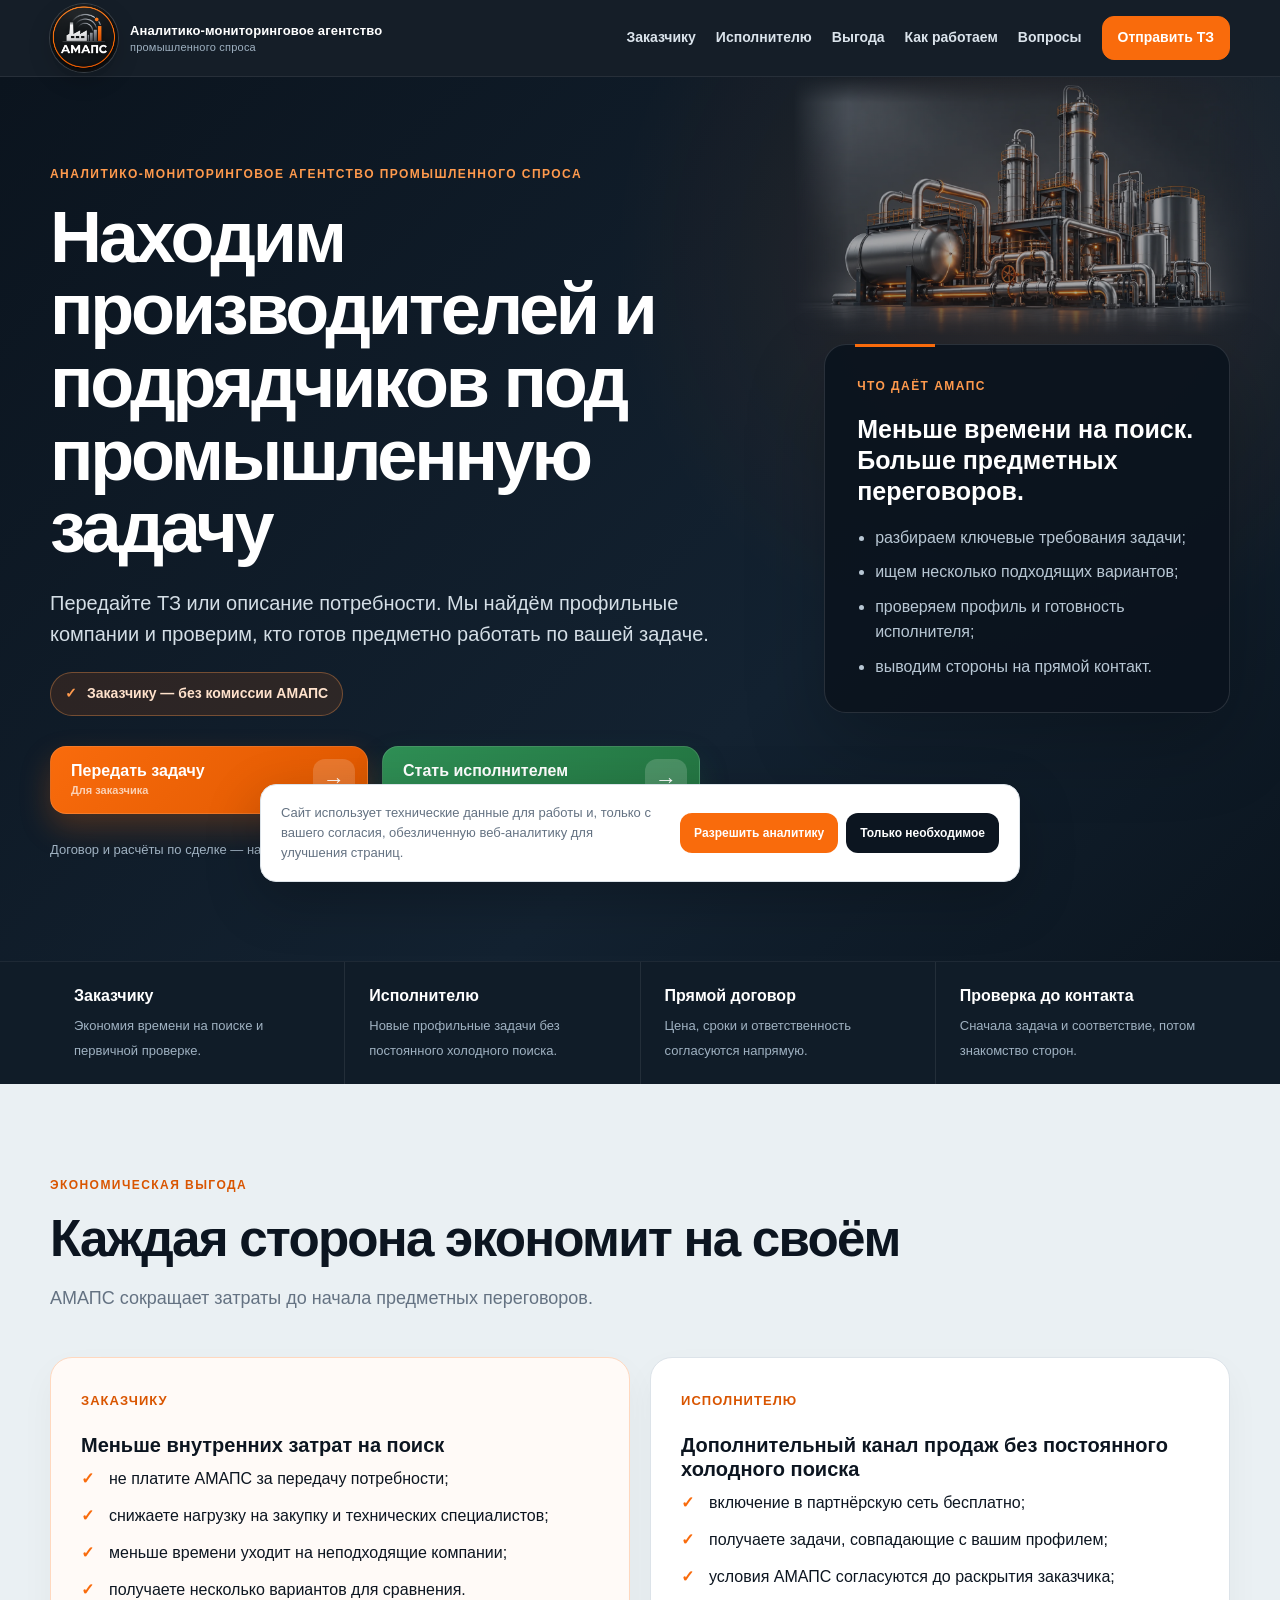
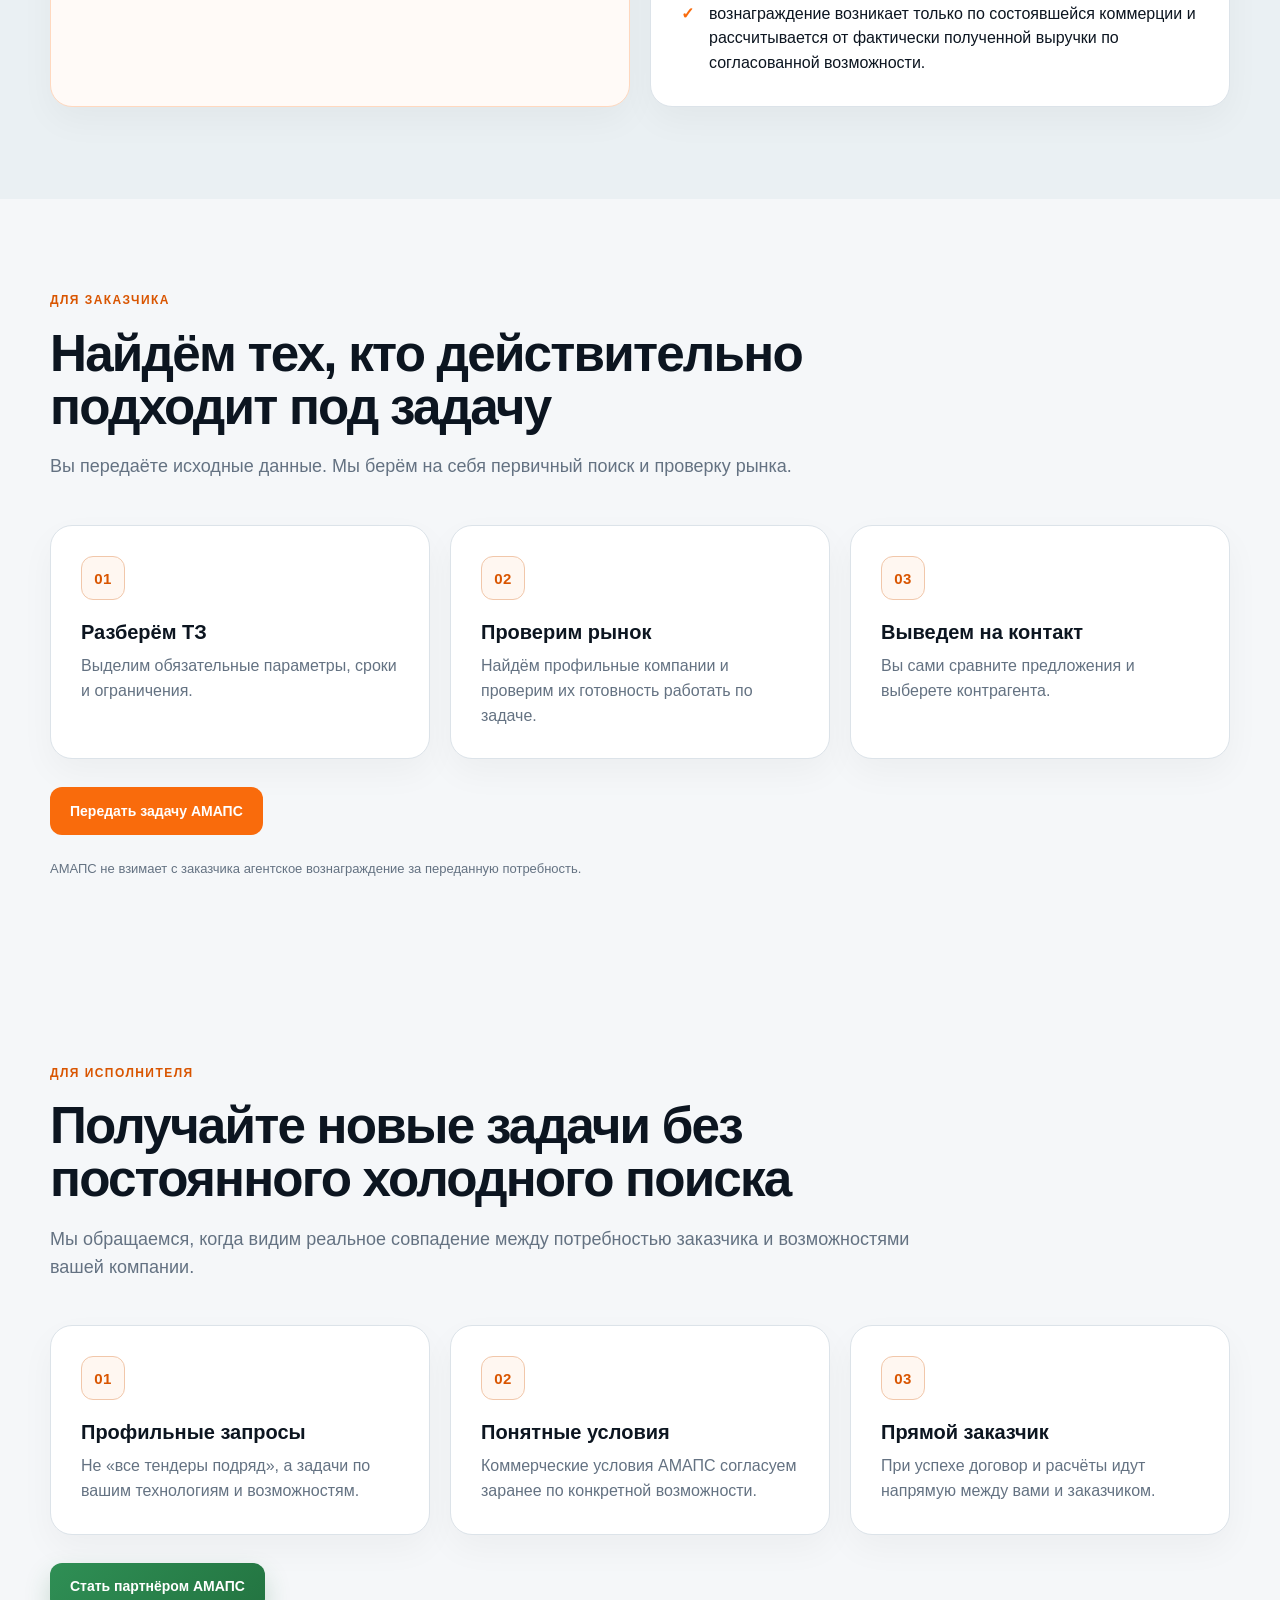
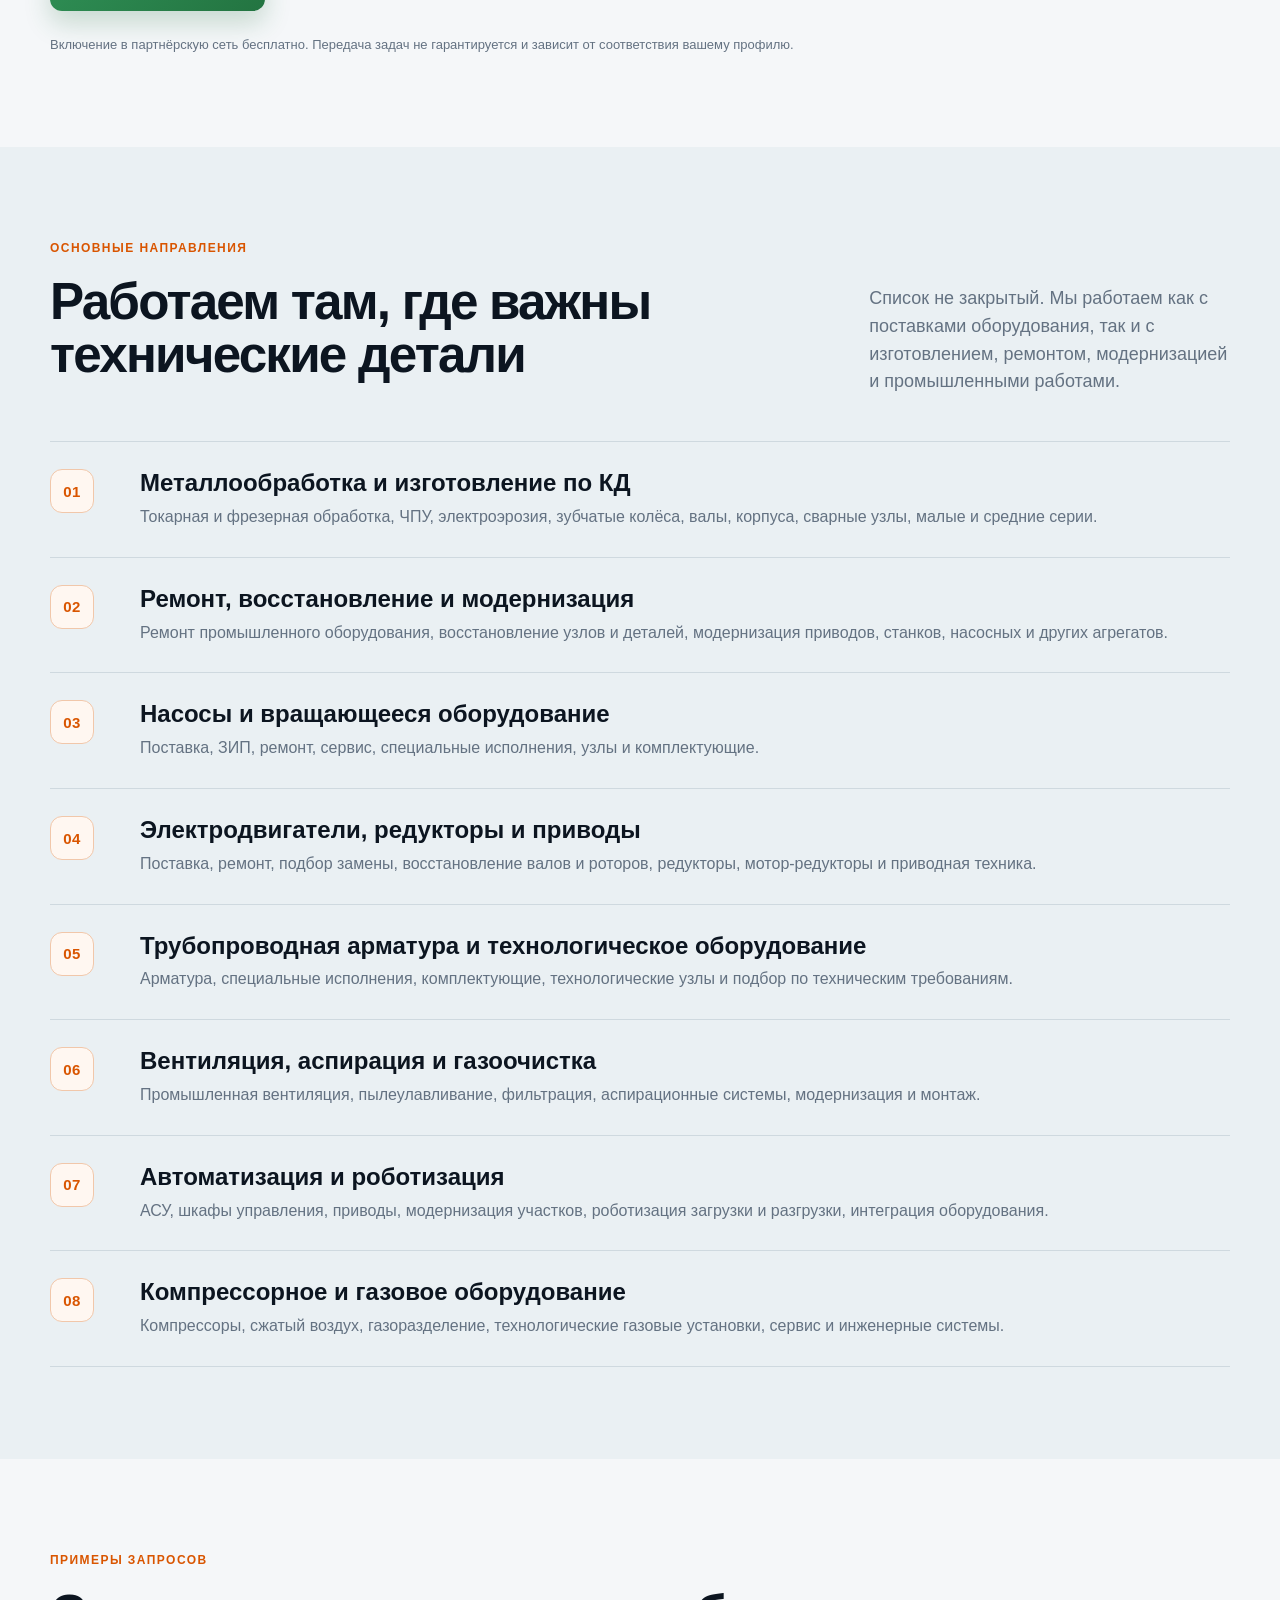
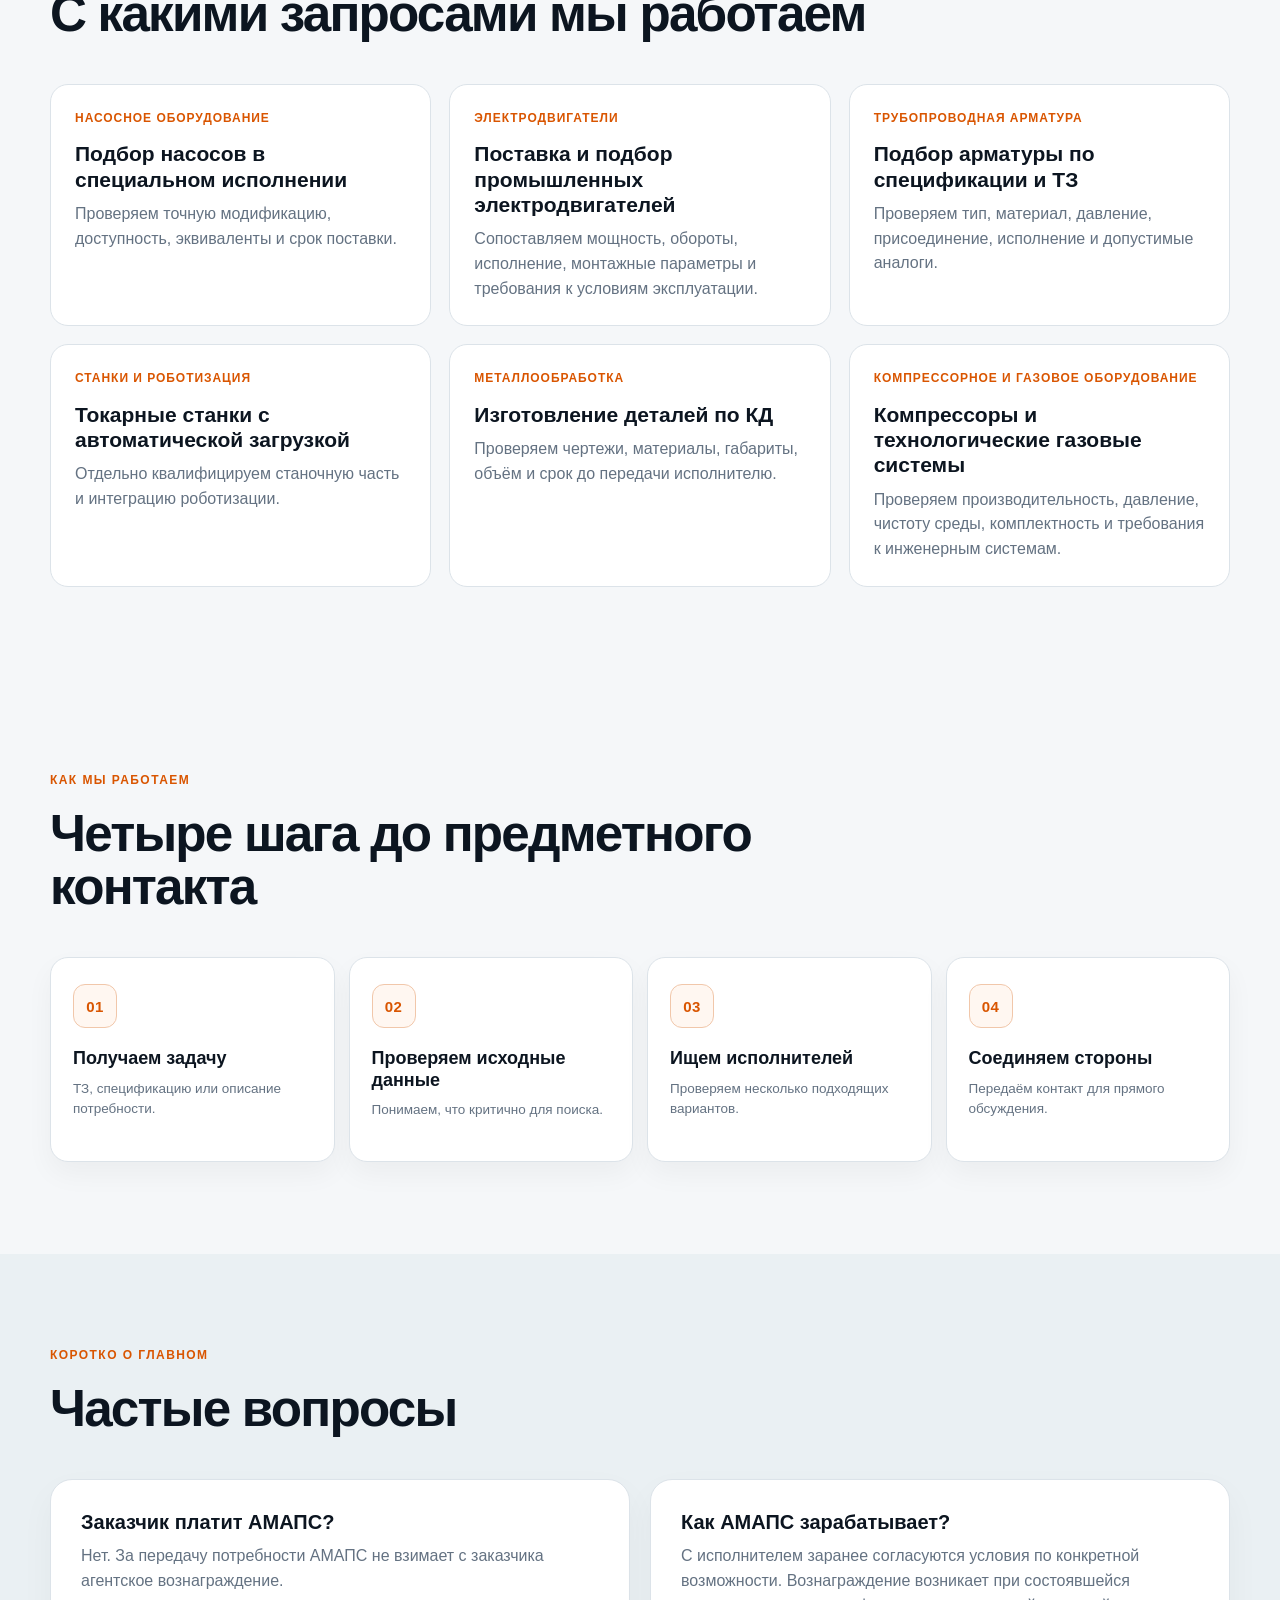
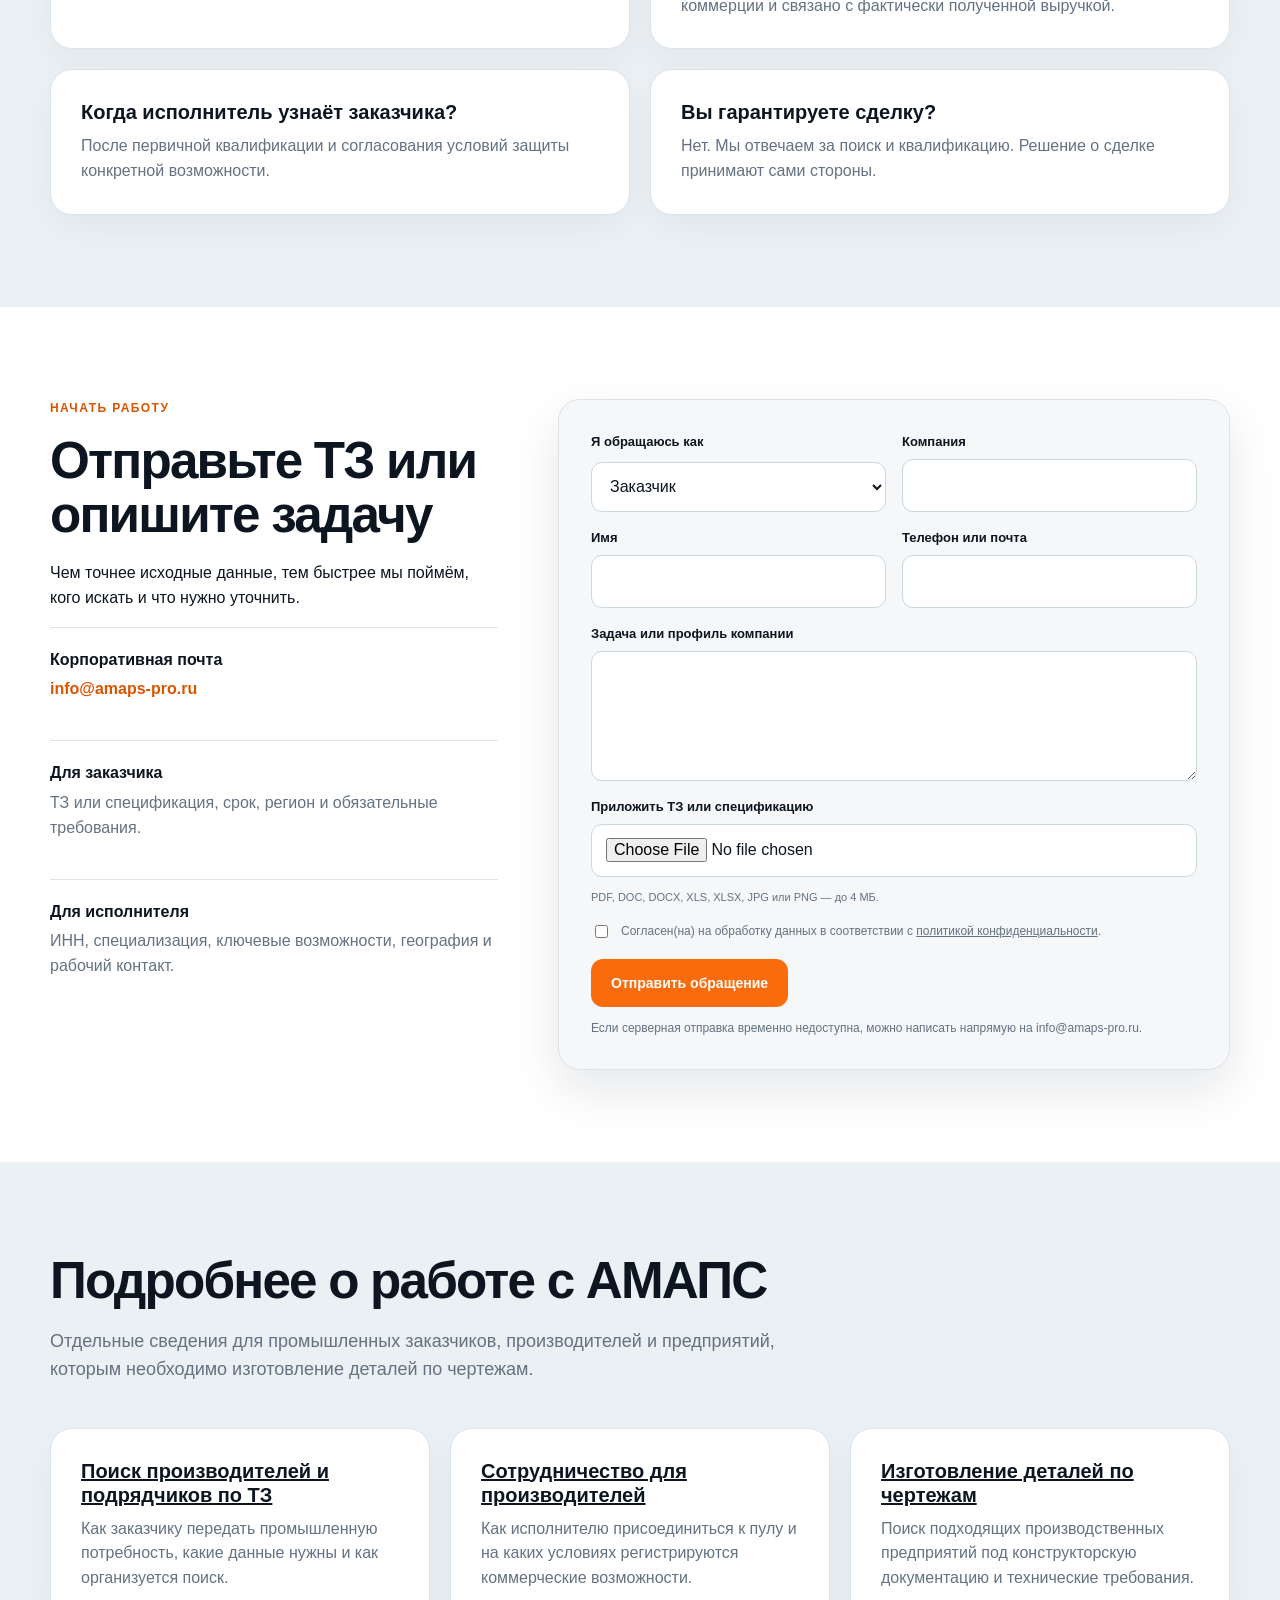
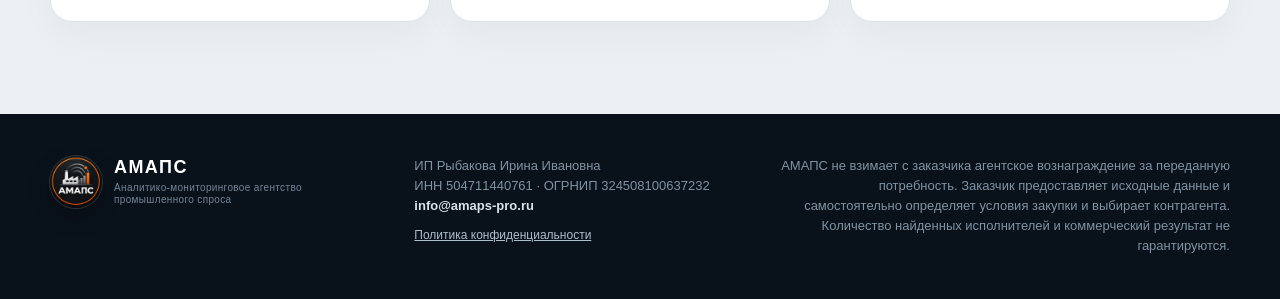
<file: index.html>
<!DOCTYPE html>
<html data-amaps-build="conversion-v4-6-expanded-directions-2026-10-07" lang="ru">
<head>
<meta charset="utf-8"/>
<meta content="width=device-width, initial-scale=1" name="viewport"/>
<meta name="description" content="АМАПС находит и квалифицирует производителей, поставщиков и подрядчиков под промышленную задачу. Заказчику — без комиссии АМАПС. Исполнителю — новые профильные возможности на заранее согласованных условиях."/>
<link rel="canonical" href="https://amaps-pro.ru/"/>
<meta name="robots" content="index,follow,max-snippet:-1,max-image-preview:large"/>
<meta property="og:locale" content="ru_RU"/>
<script type="application/ld+json">{"@context":"https://schema.org","@type":"Organization","name":"АМАПС","legalName":"ИП Рыбакова Ирина Ивановна","url":"https://amaps-pro.ru/","email":"info@amaps-pro.ru","description":"Поиск и квалификация промышленных исполнителей и анализ промышленного спроса."}</script>

<meta name="amaps-form-endpoint" content="https://amaps-form.alexap2002.workers.dev/"/>
<meta name="theme-color" content="#0c1520"/>
<meta property="og:type" content="website"/>
<meta property="og:url" content="https://amaps-pro.ru/"/>
<meta property="og:title" content="АМАПС — поиск и квалификация промышленных исполнителей"/>
<meta property="og:description" content="Передайте ТЗ — АМАПС найдёт профильных исполнителей и проверит, кто готов работать по задаче."/>
<meta property="og:image" content="https://amaps-pro.ru/og-amaps-20260920-final.png"/>
<meta property="og:image:width" content="1200"/>
<meta property="og:image:height" content="630"/>
<meta property="og:image:alt" content="АМАПС — аналитико-мониторинговое агентство промышленного спроса"/>
<meta name="twitter:card" content="summary_large_image"/>
<meta name="twitter:title" content="АМАПС — поиск и квалификация промышленных исполнителей"/>
<meta name="twitter:description" content="Промышленная задача → профильные исполнители → прямой предметный контакт."/>
<meta name="twitter:image" content="https://amaps-pro.ru/og-amaps-20260920-final.png"/>
<title>АМАПС — поиск производителей, поставщиков и промышленных подрядчиков</title>
<link href="amaps-logo-20260920-final.png" rel="icon" type="image/png"/>
<style>
:root{--ink:#0c1520;--ink2:#132130;--paper:#f5f7f9;--white:#fff;--muted:#647282;--line:#dce3e9;--accent:#f96b0c;--accent2:#d95500;--soft:#fff0e6;--shadow:0 20px 50px rgba(10,24,38,.10);--radius:22px;--shell:min(1180px,calc(100% - 40px))}
*{box-sizing:border-box}html{scroll-behavior:smooth}body{margin:0;font-family:Arial,Helvetica,sans-serif;background:var(--paper);color:var(--ink);font-size:16px;line-height:1.55}a{color:inherit}button,a{-webkit-tap-highlight-color:transparent}:focus-visible{outline:3px solid var(--accent);outline-offset:4px}.shell{width:var(--shell);margin-inline:auto}.sr-only{position:absolute;width:1px;height:1px;padding:0;margin:-1px;overflow:hidden;clip:rect(0,0,0,0);white-space:nowrap;border:0}.skip-link{position:fixed;top:12px;left:12px;z-index:1000;transform:translateY(-160%);background:var(--white);padding:10px 14px;border-radius:10px;text-decoration:none;font-weight:700}.skip-link:focus{transform:none}
.site-header{position:sticky;top:0;z-index:100;background:rgba(12,21,32,.96);backdrop-filter:blur(16px);border-bottom:1px solid rgba(255,255,255,.08)}.nav-wrap{min-height:76px;display:flex;align-items:center;justify-content:space-between;gap:24px}.brand{display:inline-flex;align-items:center;gap:12px;text-decoration:none}.brand-logo{display:block;width:52px;height:52px;border-radius:50%;object-fit:cover;box-shadow:0 0 0 1px rgba(255,255,255,.16),0 8px 22px rgba(0,0,0,.22);flex:0 0 auto}.site-header .brand-logo{width:68px;height:68px}.brand-copy{display:flex;flex-direction:column;line-height:1.05}.brand-copy strong{font-size:18px;letter-spacing:.08em;color:var(--white)}.brand-copy small{margin-top:5px;color:#9fb1c1;font-size:10px;line-height:1.22;letter-spacing:.035em;max-width:245px}.brand-copy-header{max-width:270px;line-height:1.15}.brand-copy-header strong{font-size:13px;letter-spacing:.01em;line-height:1.18}.brand-copy-header small{margin-top:3px;font-size:11px;letter-spacing:.02em;line-height:1.15}.main-nav{display:flex;align-items:center;gap:20px}.main-nav a{color:#dbe4ec;text-decoration:none;font-size:14px;font-weight:700}.main-nav a:hover{color:var(--white)}.main-nav .nav-cta{padding:10px 15px;border:1px solid rgba(255,255,255,.25);border-radius:12px;color:#fff}.menu-toggle{display:none;background:none;border:0;padding:8px;cursor:pointer}.menu-toggle>span:not(.sr-only){display:block;width:24px;height:2px;background:var(--white);margin:5px 0}
.hero{background:radial-gradient(circle at 80% 20%,rgba(249,107,12,.12),transparent 33%),linear-gradient(135deg,#0b141e 0%,#132231 64%,#0b151f 100%);color:var(--white);overflow:hidden}.hero-grid{position:relative;isolation:isolate;min-height:650px;display:grid;grid-template-columns:minmax(0,1.4fr) minmax(300px,.8fr);gap:64px;align-items:center;padding-block:88px}.hero-grid::before{content:"";position:absolute;z-index:0;top:0;right:-24px;width:clamp(360px,36vw,510px);aspect-ratio:16/9;background:url("amaps-industrial-hero-20260920-final.webp") center/contain no-repeat;opacity:.60;pointer-events:none;-webkit-mask-image:linear-gradient(90deg,transparent 0%,#000 12%,#000 90%,transparent 100%),linear-gradient(180deg,transparent 0%,#000 10%,#000 84%,transparent 100%);-webkit-mask-composite:source-in;mask-image:linear-gradient(90deg,transparent 0%,#000 12%,#000 90%,transparent 100%),linear-gradient(180deg,transparent 0%,#000 10%,#000 84%,transparent 100%);mask-composite:intersect;mask-repeat:no-repeat;mask-size:100% 100%}.hero-copy,.hero-side{position:relative;z-index:1}.eyebrow{margin:0 0 17px;color:var(--accent2);font-weight:800;text-transform:uppercase;letter-spacing:.12em;font-size:12px}.hero .eyebrow{color:#ff9a4d}h1,h2,h3,p{margin-top:0}h1{font-size:clamp(42px,5.7vw,72px);line-height:1.01;letter-spacing:-.045em;max-width:820px;margin-bottom:24px}h2{font-size:clamp(32px,4vw,52px);line-height:1.04;letter-spacing:-.035em;margin-bottom:20px}h3{font-size:20px;line-height:1.2;margin-bottom:10px}.hero-lead{max-width:790px;color:#d4dee6;font-size:20px;line-height:1.55;margin-bottom:22px}.hero-benefit{display:inline-flex;align-items:center;gap:10px;background:rgba(249,107,12,.12);border:1px solid rgba(255,154,77,.35);padding:10px 14px;border-radius:999px;color:#ffe2cc;font-weight:800;font-size:14px;margin-bottom:30px}.hero-benefit::before{content:"✓";color:#ff9a4d}.hero-actions{display:flex;gap:12px;flex-wrap:wrap;margin-bottom:24px}.hero-entry-actions{display:grid;grid-template-columns:1fr 1fr;gap:14px;max-width:650px;margin-bottom:26px}.hero-entry{min-height:68px;display:flex;align-items:center;justify-content:space-between;gap:18px;padding:11px 12px 11px 20px;border-radius:16px;text-decoration:none;font-weight:800;transition:transform .18s ease,box-shadow .18s ease,border-color .18s ease,background .18s ease}.hero-entry:hover{transform:translateY(-2px)}.hero-entry-copy{display:flex;flex-direction:column;gap:3px;min-width:0}.hero-entry-copy strong{font-size:16px;line-height:1.15;color:#fff}.hero-entry-copy small{font-size:11px;line-height:1.25;font-weight:700;color:rgba(255,255,255,.70)}.hero-entry-arrow{display:inline-flex;align-items:center;justify-content:center;width:42px;height:42px;flex:0 0 42px;border-radius:12px;font-size:22px;line-height:1}.hero-entry-primary{background:linear-gradient(135deg,#f96b0c 0%,#df5800 100%);box-shadow:0 14px 30px rgba(249,107,12,.25);border:1px solid rgba(255,255,255,.12)}.hero-entry-primary:hover{box-shadow:0 18px 38px rgba(249,107,12,.33)}.hero-entry-primary .hero-entry-arrow{background:rgba(255,255,255,.17);color:#fff}.hero-entry-secondary{background:linear-gradient(135deg,#2f8f55 0%,#237441 100%);border:1px solid rgba(255,255,255,.12);box-shadow:0 14px 30px rgba(35,116,65,.24)}.hero-entry-secondary:hover{background:linear-gradient(135deg,#33985c 0%,#267b46 100%);border-color:rgba(255,255,255,.18);box-shadow:0 18px 38px rgba(35,116,65,.30)}.hero-entry-secondary .hero-entry-arrow{background:rgba(255,255,255,.17);color:#fff}.btn{display:inline-flex;align-items:center;justify-content:center;min-height:48px;padding:0 20px;border:0;border-radius:12px;text-decoration:none;font-weight:800;font-size:14px;cursor:pointer;transition:transform .18s ease,background .18s ease,border-color .18s ease}.btn:hover{transform:translateY(-2px)}.btn-primary{background:var(--accent);color:var(--white)}.btn-primary:hover{background:#e85f00}.btn-ghost{border:1px solid rgba(255,255,255,.25);color:var(--white);background:transparent}.btn-ghost:hover{border-color:rgba(255,255,255,.6)}.btn-dark{background:var(--ink);color:#fff}.btn-success{background:linear-gradient(135deg,#2f8f55 0%,#237441 100%);color:#fff;box-shadow:0 12px 26px rgba(35,116,65,.22)}.btn-success:hover{background:linear-gradient(135deg,#33985c 0%,#267b46 100%);box-shadow:0 16px 32px rgba(35,116,65,.28)}.hero-note{max-width:760px;color:#9fb1c1;font-size:13px}.hero-panel{position:relative;background:rgba(11,20,30,.94);border:1px solid rgba(255,255,255,.12);border-radius:var(--radius);padding:32px;box-shadow:0 30px 80px rgba(0,0,0,.22)}.hero-panel:before{content:"";position:absolute;top:-1px;left:30px;width:80px;height:3px;background:var(--accent)}.panel-kicker{display:block;color:#ff9a4d;font-size:12px;font-weight:800;text-transform:uppercase;letter-spacing:.12em;margin-bottom:18px}.hero-panel strong{display:block;font-size:25px;line-height:1.25;margin-bottom:18px}.hero-panel ul{padding-left:18px;margin:0;color:#b8c7d4}.hero-panel li+li{margin-top:10px}.hero-side{display:grid;align-self:stretch;align-content:start;padding-top:clamp(145px,14vw,195px)}
.trust-strip{background:#101c28;color:#d6e0e8;border-top:1px solid rgba(255,255,255,.06)}.trust-grid{display:grid;grid-template-columns:repeat(4,1fr);gap:1px;background:rgba(255,255,255,.08)}.trust-item{background:#101c28;padding:22px 24px}.trust-item strong{display:block;color:#fff;margin-bottom:4px}.trust-item span{font-size:13px;color:#9fb1c1}
.section{padding:92px 0}.section-muted{background:#eaf0f3}.section-dark{background:var(--ink);color:#fff}.section-head{max-width:900px;margin-bottom:44px}.section-head.compact{max-width:760px}.section-head>p:last-child,.split-head>p,.lead-small{color:var(--muted);font-size:18px}.section-dark .section-head>p:last-child,.section-dark .lead-small{color:#b8c4ce}.card-grid{display:grid;gap:20px}.card-grid-3{grid-template-columns:repeat(3,1fr)}.card-grid-2{grid-template-columns:repeat(2,1fr)}.card{background:var(--white);border:1px solid var(--line);border-radius:var(--radius);padding:30px;box-shadow:0 14px 35px rgba(12,21,32,.04)}.card-no{display:inline-flex;color:var(--accent2);font-weight:900;font-size:13px;letter-spacing:.08em;margin-bottom:22px}.number-badge{display:inline-flex;align-items:center;justify-content:center;width:44px;height:44px;flex:0 0 44px;border:1px solid #f1c7aa;border-radius:12px;background:#fff7f1;color:var(--accent2);font-size:15px;font-weight:900;line-height:1;letter-spacing:.02em;margin-bottom:20px}.card p{color:var(--muted);margin-bottom:0}.card strong.big{display:block;font-size:24px;margin-bottom:10px}.accent-card{border-color:#ffd8bf;background:#fffaf7}.check-list{list-style:none;margin:0;padding:0;display:grid;gap:12px}.check-list li{position:relative;padding-left:28px}.check-list li::before{content:"✓";position:absolute;left:0;top:0;color:var(--accent);font-weight:900}.split-head{display:grid;grid-template-columns:1.35fr .65fr;gap:70px;align-items:end;margin-bottom:40px}.split-head>p{margin-bottom:5px}.vertical-list{border-top:1px solid #cfd9df}.vertical-list article{display:grid;grid-template-columns:70px 1fr;gap:20px;padding:27px 0;border-bottom:1px solid #cfd9df}.vertical-list article>.number-badge{margin:0}.vertical-list h3{font-size:24px;margin-bottom:7px}.vertical-list p{color:var(--muted);margin-bottom:0}.steps{list-style:none;padding:0;margin:0;display:grid;grid-template-columns:repeat(4,1fr);gap:14px}.steps li{position:relative;padding:26px 22px 24px;background:var(--white);border:1px solid var(--line);border-radius:18px;min-height:205px;box-shadow:0 12px 28px rgba(12,21,32,.045)}.steps li:before{content:none}.steps .number-badge{margin-bottom:20px}.steps h3{font-size:18px;margin-bottom:9px}.steps p{color:var(--muted);font-size:13.5px;line-height:1.5;margin-bottom:0}.model-grid{display:grid;grid-template-columns:1fr 1fr;gap:20px}.model-card{background:#142332;border:1px solid rgba(255,255,255,.12);border-radius:var(--radius);padding:30px}.model-card .eyebrow{color:#ff9a4d}.model-card h3{font-size:26px}.model-card p,.model-card li{color:#b8c4ce}.model-card ul{padding-left:18px;margin-bottom:0}.fineprint{color:var(--muted);font-size:13px;margin:18px 0 0}.section-dark .fineprint{color:#9eacb7}
.examples{display:grid;grid-template-columns:repeat(3,1fr);gap:18px}.example{border:1px solid var(--line);border-radius:18px;padding:24px;background:#fff}.example span{display:block;color:var(--accent2);font-weight:800;font-size:12px;letter-spacing:.08em;text-transform:uppercase;margin-bottom:14px}.example h3{font-size:21px}.example p{color:var(--muted);margin:0}.example small{display:block;margin-top:14px;color:#80909d}
.form-section{background:#fff}.form-grid{display:grid;grid-template-columns:.8fr 1.2fr;gap:60px;align-items:start}.form-card{background:var(--paper);border:1px solid var(--line);border-radius:var(--radius);padding:32px;box-shadow:var(--shadow)}.form-row{display:grid;grid-template-columns:1fr 1fr;gap:16px}.field{display:grid;gap:7px;margin-bottom:16px}.field label{font-weight:800;font-size:13px}.field input,.field select,.field textarea{width:100%;border:1px solid #cdd7de;border-radius:11px;padding:13px 14px;background:#fff;color:var(--ink);font:inherit}.field textarea{min-height:130px;resize:vertical}.field input:focus,.field select:focus,.field textarea:focus{border-color:var(--accent);outline:2px solid rgba(249,107,12,.12)}.consent{display:flex;gap:10px;align-items:flex-start;font-size:12px;color:var(--muted);margin:6px 0 18px}.consent input{margin-top:3px}.form-hint{font-size:12px;color:var(--muted);margin:12px 0 0}.form-status{margin-top:14px;padding:12px 14px;border-radius:10px;font-size:13px;display:none}.form-status.show{display:block}.form-status.ok{background:#edf8f1;color:#21653a;border:1px solid #bfe1ca}.form-status.error{background:#fff0ed;color:#8a2e1c;border:1px solid #f0c4ba}.form-status.wait{background:#fff7ef;color:#8a4a16;border:1px solid #efd2b5}.file-note{font-size:11px;color:var(--muted);margin-top:5px}.hp-field{position:absolute!important;left:-9999px!important;width:1px!important;height:1px!important;overflow:hidden!important}.contact-points{display:grid;gap:18px}.contact-point{padding:20px 0;border-top:1px solid var(--line)}.contact-point strong{display:block;margin-bottom:5px}.contact-point p{color:var(--muted);margin:0}.contact-email{font-weight:900;color:var(--accent2);text-decoration:none}.contact-email:hover{text-decoration:underline}
.site-footer{background:#09111a;color:#c4d0da;padding:42px 0}.footer-grid{display:grid;grid-template-columns:1fr 1fr 1.35fr;gap:30px;align-items:start}.site-footer p{font-size:13px;margin:0;color:#8193a2}.footer-email{color:#d9e2e9;text-decoration:none;font-weight:700}.footer-email:hover{color:#fff;text-decoration:underline}.footer-legal{text-align:right}.footer-brand .brand-copy small{color:#718596}.legal-links{display:flex;gap:14px;flex-wrap:wrap;margin-top:10px}.legal-links a{color:#aebdca;font-size:12px}.cookie{position:fixed;z-index:300;left:20px;right:20px;bottom:18px;max-width:760px;margin:auto;background:#fff;border:1px solid var(--line);border-radius:16px;box-shadow:0 18px 55px rgba(0,0,0,.22);padding:18px 20px;display:none}.cookie.show{display:block}.cookie-row{display:flex;gap:18px;align-items:center;justify-content:space-between}.cookie p{font-size:13px;color:var(--muted);margin:0}.cookie-actions{display:flex;gap:8px;flex:0 0 auto}.cookie .btn{min-height:40px;padding:0 14px;font-size:12px}
@media(max-width:980px){.hero-grid::before{right:-14px;width:min(58vw,360px);opacity:.18}.hero-grid{grid-template-columns:1fr;gap:36px;min-height:auto;padding-block:74px}.hero-side{max-width:700px;width:100%;padding-top:0}.trust-grid{grid-template-columns:1fr 1fr}.card-grid-3,.examples{grid-template-columns:1fr}.card-grid-2,.model-grid,.form-grid,.split-head{grid-template-columns:1fr;gap:34px}.steps{grid-template-columns:1fr 1fr}.footer-grid{grid-template-columns:1fr;text-align:left}.footer-legal{text-align:left}}
@media(max-width:760px){.hero-entry-actions{grid-template-columns:1fr;max-width:none}.hero-entry{min-height:64px}.hero-entry-copy strong{font-size:15px}.hero-entry-copy small{font-size:11px}:root{--shell:min(100% - 28px,1180px)}.brand-logo{width:46px;height:46px}.site-header .brand-logo{width:56px;height:56px}.nav-wrap{min-height:68px}.menu-toggle{display:block}.main-nav{display:none;position:absolute;top:68px;left:0;right:0;background:#0c1722;border-top:1px solid rgba(255,255,255,.08);padding:18px 20px 22px;flex-direction:column;align-items:flex-start;gap:0;box-shadow:0 20px 40px rgba(0,0,0,.25)}.main-nav.is-open{display:flex}.main-nav a{width:100%;padding:12px 0;border-bottom:1px solid rgba(255,255,255,.08)}.main-nav .nav-cta{border:0;border-bottom:0;border-radius:0;padding:12px 0;color:#ff9a4d}h1{font-size:42px}h2{font-size:34px}.hero-grid{padding-block:60px}.hero-lead{font-size:18px}.section{padding:68px 0}.trust-grid{grid-template-columns:1fr}.steps{grid-template-columns:1fr}.steps li{min-height:auto}.form-row{grid-template-columns:1fr}.cookie-row{align-items:flex-start;flex-direction:column}.cookie-actions{width:100%}.cookie .btn{flex:1}}
@media(max-width:420px){h1{font-size:36px}.hero-panel,.card,.form-card,.model-card{padding:24px}.hero-panel strong{font-size:22px}}
@media(prefers-reduced-motion:reduce){*,*::before,*::after{scroll-behavior:auto!important;transition:none!important}}

/* Цвет главной кнопки в шапке */
.main-nav .nav-cta{background:var(--accent);border-color:var(--accent);color:#fff}
.main-nav .nav-cta:hover{background:#e85f00;border-color:#e85f00;color:#fff}
@media(max-width:760px){.main-nav .nav-cta{background:var(--accent);color:#fff;border-radius:12px;padding:12px 14px;margin-top:10px}}
</style>
<link as="image" fetchpriority="high" href="amaps-industrial-hero-20260920-final.webp" rel="preload"/>
</head>
<body>
<a class="skip-link" href="#main">К содержанию</a>
<header class="site-header">
<div class="shell nav-wrap">
<a aria-label="АМАПС — на главную" class="brand" href="#top"><img alt="Логотип АМАПС" class="brand-logo" src="amaps-logo-20260920-final.png"/><span class="brand-copy brand-copy-header"><strong>Аналитико-мониторинговое агентство</strong><small>промышленного спроса</small></span></a>
<button aria-controls="main-menu" aria-expanded="false" class="menu-toggle" data-menu-toggle type="button"><span></span><span></span><span></span><span class="sr-only">Открыть меню</span></button>
<nav aria-label="Основная навигация" class="main-nav" data-menu id="main-menu"><a href="#customer">Заказчику</a><a href="#executor">Исполнителю</a><a href="#economics">Выгода</a><a href="#process">Как работаем</a><a href="#questions">Вопросы</a><a class="nav-cta" href="#request">Отправить ТЗ</a></nav>
</div>
</header>
<main id="main">
<section class="hero" id="top"><div class="shell hero-grid"><div class="hero-copy"><p class="eyebrow">Аналитико-мониторинговое агентство промышленного спроса</p><h1>Находим производителей и подрядчиков под промышленную задачу</h1><p class="hero-lead">Передайте ТЗ или описание потребности. Мы найдём профильные компании и проверим, кто готов предметно работать по вашей задаче.</p><div class="hero-benefit">Заказчику — без комиссии АМАПС</div><div class="hero-entry-actions"><a class="hero-entry hero-entry-primary" data-amaps-event="customer_request" data-amaps-placement="hero" href="#request"><span class="hero-entry-copy"><strong>Передать задачу</strong><small>Для заказчика</small></span><span class="hero-entry-arrow" aria-hidden="true">→</span></a><a class="hero-entry hero-entry-secondary" data-amaps-event="executor_interest" data-amaps-placement="hero" href="#executor"><span class="hero-entry-copy"><strong>Стать исполнителем</strong><small>Для производителей и подрядчиков</small></span><span class="hero-entry-arrow" aria-hidden="true">→</span></a></div><p class="hero-note">Договор и расчёты по сделке — напрямую между заказчиком и выбранным исполнителем.</p></div><div class="hero-side"><aside aria-label="Что даёт АМАПС" class="hero-panel"><span class="panel-kicker">Что даёт АМАПС</span><strong>Меньше времени на поиск. Больше предметных переговоров.</strong><ul><li>разбираем ключевые требования задачи;</li><li>ищем несколько подходящих вариантов;</li><li>проверяем профиль и готовность исполнителя;</li><li>выводим стороны на прямой контакт.</li></ul></aside></div></div></section>
<section class="trust-strip"><div class="shell trust-grid"><div class="trust-item"><strong>Заказчику</strong><span>Экономия времени на поиске и первичной проверке.</span></div><div class="trust-item"><strong>Исполнителю</strong><span>Новые профильные задачи без постоянного холодного поиска.</span></div><div class="trust-item"><strong>Прямой договор</strong><span>Цена, сроки и ответственность согласуются напрямую.</span></div><div class="trust-item"><strong>Проверка до контакта</strong><span>Сначала задача и соответствие, потом знакомство сторон.</span></div></div></section>

<section class="section section-muted" id="economics"><div class="shell"><div class="section-head"><p class="eyebrow">Экономическая выгода</p><h2>Каждая сторона экономит на своём</h2><p>АМАПС сокращает затраты до начала предметных переговоров.</p></div><div class="card-grid card-grid-2"><article class="card accent-card"><span class="card-no">ЗАКАЗЧИКУ</span><h3>Меньше внутренних затрат на поиск</h3><ul class="check-list"><li>не платите АМАПС за передачу потребности;</li><li>снижаете нагрузку на закупку и технических специалистов;</li><li>меньше времени уходит на неподходящие компании;</li><li>получаете несколько вариантов для сравнения.</li></ul></article><article class="card"><span class="card-no">ИСПОЛНИТЕЛЮ</span><h3>Дополнительный канал продаж без постоянного холодного поиска</h3><ul class="check-list"><li>включение в партнёрскую сеть бесплатно;</li><li>получаете задачи, совпадающие с вашим профилем;</li><li>условия АМАПС согласуются до раскрытия заказчика;</li><li>вознаграждение возникает только по состоявшейся коммерции и рассчитывается от фактически полученной выручки по согласованной возможности.</li></ul></article></div></div></section><section class="section" id="customer"><div class="shell"><div class="section-head"><p class="eyebrow">Для заказчика</p><h2>Найдём тех, кто действительно подходит под задачу</h2><p>Вы передаёте исходные данные. Мы берём на себя первичный поиск и проверку рынка.</p></div><div class="card-grid card-grid-3"><article class="card"><span class="number-badge">01</span><h3>Разберём ТЗ</h3><p>Выделим обязательные параметры, сроки и ограничения.</p></article><article class="card"><span class="number-badge">02</span><h3>Проверим рынок</h3><p>Найдём профильные компании и проверим их готовность работать по задаче.</p></article><article class="card"><span class="number-badge">03</span><h3>Выведем на контакт</h3><p>Вы сами сравните предложения и выберете контрагента.</p></article></div><div class="hero-actions" style="margin-top:28px"><a class="btn btn-primary" href="#request" data-request-type="Заказчик">Передать задачу АМАПС</a></div><p class="fineprint">АМАПС не взимает с заказчика агентское вознаграждение за переданную потребность.</p></div></section>

<section class="section" id="executor"><div class="shell"><div class="section-head"><p class="eyebrow">Для исполнителя</p><h2>Получайте новые задачи без постоянного холодного поиска</h2><p>Мы обращаемся, когда видим реальное совпадение между потребностью заказчика и возможностями вашей компании.</p></div><div class="card-grid card-grid-3"><article class="card"><span class="number-badge">01</span><h3>Профильные запросы</h3><p>Не «все тендеры подряд», а задачи по вашим технологиям и возможностям.</p></article><article class="card"><span class="number-badge">02</span><h3>Понятные условия</h3><p>Коммерческие условия АМАПС согласуем заранее по конкретной возможности.</p></article><article class="card"><span class="number-badge">03</span><h3>Прямой заказчик</h3><p>При успехе договор и расчёты идут напрямую между вами и заказчиком.</p></article></div><div class="hero-actions" style="margin-top:28px"><a class="btn btn-success" href="#request" data-request-type="Исполнитель">Стать партнёром АМАПС</a></div><p class="fineprint">Включение в партнёрскую сеть бесплатно. Передача задач не гарантируется и зависит от соответствия вашему профилю.</p></div></section>
<section aria-labelledby="verticals-title" class="section section-muted"><div class="shell split-head"><div><p class="eyebrow">Основные направления</p><h2 id="verticals-title">Работаем там, где важны технические детали</h2></div><p>Список не закрытый. Мы работаем как с поставками оборудования, так и с изготовлением, ремонтом, модернизацией и промышленными работами.</p></div><div class="shell vertical-list"><article><span class="number-badge">01</span><div><h3>Металлообработка и изготовление по КД</h3><p>Токарная и фрезерная обработка, ЧПУ, электроэрозия, зубчатые колёса, валы, корпуса, сварные узлы, малые и средние серии.</p></div></article><article><span class="number-badge">02</span><div><h3>Ремонт, восстановление и модернизация</h3><p>Ремонт промышленного оборудования, восстановление узлов и деталей, модернизация приводов, станков, насосных и других агрегатов.</p></div></article><article><span class="number-badge">03</span><div><h3>Насосы и вращающееся оборудование</h3><p>Поставка, ЗИП, ремонт, сервис, специальные исполнения, узлы и комплектующие.</p></div></article><article><span class="number-badge">04</span><div><h3>Электродвигатели, редукторы и приводы</h3><p>Поставка, ремонт, подбор замены, восстановление валов и роторов, редукторы, мотор-редукторы и приводная техника.</p></div></article><article><span class="number-badge">05</span><div><h3>Трубопроводная арматура и технологическое оборудование</h3><p>Арматура, специальные исполнения, комплектующие, технологические узлы и подбор по техническим требованиям.</p></div></article><article><span class="number-badge">06</span><div><h3>Вентиляция, аспирация и газоочистка</h3><p>Промышленная вентиляция, пылеулавливание, фильтрация, аспирационные системы, модернизация и монтаж.</p></div></article><article><span class="number-badge">07</span><div><h3>Автоматизация и роботизация</h3><p>АСУ, шкафы управления, приводы, модернизация участков, роботизация загрузки и разгрузки, интеграция оборудования.</p></div></article><article><span class="number-badge">08</span><div><h3>Компрессорное и газовое оборудование</h3><p>Компрессоры, сжатый воздух, газоразделение, технологические газовые установки, сервис и инженерные системы.</p></div></article></div></section>
<section class="section"><div class="shell"><div class="section-head"><p class="eyebrow">Примеры запросов</p><h2>С какими запросами мы работаем</h2></div><div class="examples"><article class="example"><span>Насосное оборудование</span><h3>Подбор насосов в специальном исполнении</h3><p>Проверяем точную модификацию, доступность, эквиваленты и срок поставки.</p></article><article class="example"><span>Электродвигатели</span><h3>Поставка и подбор промышленных электродвигателей</h3><p>Сопоставляем мощность, обороты, исполнение, монтажные параметры и требования к условиям эксплуатации.</p></article><article class="example"><span>Трубопроводная арматура</span><h3>Подбор арматуры по спецификации и ТЗ</h3><p>Проверяем тип, материал, давление, присоединение, исполнение и допустимые аналоги.</p></article><article class="example"><span>Станки и роботизация</span><h3>Токарные станки с автоматической загрузкой</h3><p>Отдельно квалифицируем станочную часть и интеграцию роботизации.</p></article><article class="example"><span>Металлообработка</span><h3>Изготовление деталей по КД</h3><p>Проверяем чертежи, материалы, габариты, объём и срок до передачи исполнителю.</p></article><article class="example"><span>Компрессорное и газовое оборудование</span><h3>Компрессоры и технологические газовые системы</h3><p>Проверяем производительность, давление, чистоту среды, комплектность и требования к инженерным системам.</p></article></div></div></section>
<section class="section" id="process"><div class="shell"><div class="section-head compact"><p class="eyebrow">Как мы работаем</p><h2>Четыре шага до предметного контакта</h2></div><ol class="steps"><li><span class="number-badge">01</span><div><h3>Получаем задачу</h3><p>ТЗ, спецификацию или описание потребности.</p></div></li><li><span class="number-badge">02</span><div><h3>Проверяем исходные данные</h3><p>Понимаем, что критично для поиска.</p></div></li><li><span class="number-badge">03</span><div><h3>Ищем исполнителей</h3><p>Проверяем несколько подходящих вариантов.</p></div></li><li><span class="number-badge">04</span><div><h3>Соединяем стороны</h3><p>Передаём контакт для прямого обсуждения.</p></div></li></ol></div></section>
<section class="section section-muted" id="questions"><div class="shell"><div class="section-head"><p class="eyebrow">Коротко о главном</p><h2>Частые вопросы</h2></div><div class="card-grid card-grid-2"><article class="card"><h3>Заказчик платит АМАПС?</h3><p>Нет. За передачу потребности АМАПС не взимает с заказчика агентское вознаграждение.</p></article><article class="card"><h3>Как АМАПС зарабатывает?</h3><p>С исполнителем заранее согласуются условия по конкретной возможности. Вознаграждение возникает при состоявшейся коммерции и связано с фактически полученной выручкой.</p></article><article class="card"><h3>Когда исполнитель узнаёт заказчика?</h3><p>После первичной квалификации и согласования условий защиты конкретной возможности.</p></article><article class="card"><h3>Вы гарантируете сделку?</h3><p>Нет. Мы отвечаем за поиск и квалификацию. Решение о сделке принимают сами стороны.</p></article></div></div></section><section class="section form-section" id="request"><div class="shell form-grid"><div><p class="eyebrow">Начать работу</p><h2>Отправьте ТЗ или опишите задачу</h2><p class="contact-lead">Чем точнее исходные данные, тем быстрее мы поймём, кого искать и что нужно уточнить.</p><div class="contact-points"><div class="contact-point"><strong>Корпоративная почта</strong><a class="contact-email" href="mailto:info@amaps-pro.ru">info@amaps-pro.ru</a></div><div class="contact-point"><strong>Для заказчика</strong><p>ТЗ или спецификация, срок, регион и обязательные требования.</p></div><div class="contact-point"><strong>Для исполнителя</strong><p>ИНН, специализация, ключевые возможности, география и рабочий контакт.</p></div></div></div><form class="form-card" id="request-form" enctype="multipart/form-data"><div class="form-row"><div class="field"><label for="role">Я обращаюсь как</label><select id="role" name="role" required><option value="Заказчик">Заказчик</option><option value="Исполнитель">Исполнитель</option></select></div><div class="field"><label for="company">Компания</label><input id="company" name="company" autocomplete="organization" maxlength="180" required/></div></div><div class="form-row"><div class="field"><label for="name">Имя</label><input id="name" name="name" autocomplete="name" maxlength="120" required/></div><div class="field"><label for="contact">Телефон или почта</label><input id="contact" name="contact" maxlength="180" required/></div></div><div class="field"><label for="task">Задача или профиль компании</label><textarea id="task" name="task" maxlength="5000" required></textarea></div><div class="field"><label for="attachment">Приложить ТЗ или спецификацию</label><input id="attachment" name="attachment" type="file" accept=".pdf,.doc,.docx,.xls,.xlsx,.jpg,.jpeg,.png"/><span class="file-note">PDF, DOC, DOCX, XLS, XLSX, JPG или PNG — до 4 МБ.</span></div><div class="hp-field" aria-hidden="true"><label for="website">Сайт</label><input id="website" name="website" tabindex="-1" autocomplete="off"/></div><label class="consent"><input id="consent" type="checkbox" required/><span>Согласен(на) на обработку данных в соответствии с <a href="privacy.html" target="_blank" rel="noopener">политикой конфиденциальности</a>.</span></label><button class="btn btn-primary" id="request-submit" type="submit">Отправить обращение</button><div class="form-status" id="form-status" role="status" aria-live="polite"></div><p class="form-hint" id="form-hint">Если серверная отправка временно недоступна, можно написать напрямую на info@amaps-pro.ru.</p></form></div></section>

<section class="section section-muted" id="additional-services" aria-labelledby="additional-services-title">
<div class="shell"><div class="section-head compact"><h2 id="additional-services-title">Подробнее о работе с АМАПС</h2><p>Отдельные сведения для промышленных заказчиков, производителей и предприятий, которым необходимо изготовление деталей по чертежам.</p></div>
<div class="card-grid card-grid-3">
<article class="card"><h3><a href="/zakazchikam.html">Поиск производителей и подрядчиков по ТЗ</a></h3><p>Как заказчику передать промышленную потребность, какие данные нужны и как организуется поиск.</p></article>
<article class="card"><h3><a href="/ispolnitelyam.html">Сотрудничество для производителей</a></h3><p>Как исполнителю присоединиться к пулу и на каких условиях регистрируются коммерческие возможности.</p></article>
<article class="card"><h3><a href="/izgotovlenie-detalei-po-chertezham.html">Изготовление деталей по чертежам</a></h3><p>Поиск подходящих производственных предприятий под конструкторскую документацию и технические требования.</p></article>
</div></div></section>
</main>
<footer class="site-footer"><div class="shell footer-grid"><div class="brand footer-brand"><img alt="Логотип АМАПС" class="brand-logo" src="amaps-logo-20260920-final.png"/><span class="brand-copy"><strong>АМАПС</strong><small>Аналитико-мониторинговое агентство<br/>промышленного спроса</small></span></div><p>ИП Рыбакова Ирина Ивановна<br/>ИНН 504711440761 · ОГРНИП 324508100637232<br/><a class="footer-email" href="mailto:info@amaps-pro.ru">info@amaps-pro.ru</a><span class="legal-links"><a href="privacy.html">Политика конфиденциальности</a></span></p><p class="footer-legal">АМАПС не взимает с заказчика агентское вознаграждение за переданную потребность. Заказчик предоставляет исходные данные и самостоятельно определяет условия закупки и выбирает контрагента. Количество найденных исполнителей и коммерческий результат не гарантируются.</p></div></footer>
<div class="cookie" id="cookie"><div class="cookie-row"><p>Сайт использует технические данные для работы и, только с вашего согласия, обезличенную веб-аналитику для улучшения страниц.</p><div class="cookie-actions"><button class="btn btn-primary" id="analytics-yes" type="button">Разрешить аналитику</button><button class="btn btn-dark" id="analytics-no" type="button">Только необходимое</button></div></div></div>
<script>
(() => {
  const toggle=document.querySelector('[data-menu-toggle]'),menu=document.querySelector('[data-menu]');
  if(toggle&&menu){const close=()=>{menu.classList.remove('is-open');toggle.setAttribute('aria-expanded','false')};toggle.addEventListener('click',()=>{const open=toggle.getAttribute('aria-expanded')==='true';toggle.setAttribute('aria-expanded',String(!open));menu.classList.toggle('is-open',!open)});menu.querySelectorAll('a').forEach(a=>a.addEventListener('click',close));window.addEventListener('resize',()=>{if(window.innerWidth>760)close()})}
  document.querySelectorAll('[data-request-type]').forEach(link=>link.addEventListener('click',()=>{const role=document.getElementById('role');if(role)role.value=link.dataset.requestType||'Исполнитель'}));
  const form=document.getElementById('request-form');
  const statusBox=document.getElementById('form-status');
  const submitButton=document.getElementById('request-submit');
  const endpoint=document.querySelector('meta[name="amaps-form-endpoint"]')?.content?.trim()||'';

  const showStatus=(message,type='wait')=>{
    if(!statusBox)return;
    statusBox.textContent=message;
    statusBox.className='form-status show '+type;
  };

  if(form){
    const clearSubmissionId=()=>{delete form.dataset.amapsSubmissionId};
    form.addEventListener('input',clearSubmissionId);
    form.addEventListener('change',clearSubmissionId);
  }

  if(form)form.addEventListener('submit',async event=>{
    event.preventDefault();
    const file=form.querySelector('#attachment')?.files?.[0];
    if(file&&file.size>4*1024*1024){
      showStatus('Файл больше 4 МБ. Уменьшите размер или отправьте его отдельно на info@amaps-pro.ru.','error');
      return;
    }

    if(endpoint){
      submitButton.disabled=true;
      submitButton.textContent='Отправляем…';
      showStatus('Отправляем обращение…','wait');
      try{
        const submissionId=form.dataset.amapsSubmissionId||(form.dataset.amapsSubmissionId=crypto.randomUUID());
        const requestData=new FormData(form);
        requestData.set('submission_id',submissionId);
        const response=await fetch(endpoint,{method:'POST',body:requestData});
        const data=await response.json().catch(()=>({}));
        if(!response.ok||!data.ok)throw new Error(data.error||'Не удалось отправить обращение.');
        showStatus((data.message||'Обращение принято почтовым сервисом; регистрация в СРМ ещё не подтверждена.')+' Номер обращения: '+(data.submission_id||submissionId)+'.','ok');
        form.reset();
        delete form.dataset.amapsSubmissionId;
        capture('amaps_request_sent',{placement:'request_form'});
      }catch(error){
        showStatus((error&&error.message?error.message:'Не удалось отправить обращение.')+' Можно написать на info@amaps-pro.ru.','error');
        capture('amaps_request_error',{placement:'request_form'});
      }finally{
        submitButton.disabled=false;
        submitButton.textContent='Отправить обращение';
      }
      return;
    }

    const data=new FormData(form);
    const role=data.get('role'),company=data.get('company'),name=data.get('name'),contact=data.get('contact'),task=data.get('task');
    const subject=encodeURIComponent(`${role}: обращение с сайта АМАПС — ${company}`);
    const body=encodeURIComponent(`Тип обращения: ${role}\nКомпания: ${company}\nИмя: ${name}\nКонтакт: ${contact}\n\nОписание:\n${task}\n\nСообщение подготовлено через форму amaps-pro.ru.`);
    showStatus('Серверная отправка ещё не подключена. Открываем почтовое приложение как резервный способ.','wait');
    window.location.href=`mailto:info@amaps-pro.ru?subject=${subject}&body=${body}`;
    capture('amaps_request_prepare',{role,placement:'request_form'});
  });
  function capture(event,properties){if(window.posthog&&typeof window.posthog.capture==='function')window.posthog.capture(event,properties||{})}
  document.addEventListener('click',event=>{const link=event.target.closest('[data-amaps-event]');if(link)capture('amaps_cta_click',{action:link.dataset.amapsEvent,placement:link.dataset.amapsPlacement||'unknown'})});
  const consentKey='amaps_analytics_consent';const saved=localStorage.getItem(consentKey);const banner=document.getElementById('cookie');
  function loadAnalytics(){if(window.posthog)return;!function(t,e){var o,n,p,r;e.__SV||(window.posthog=e,e._i=[],e.init=function(i,s,a){function g(t,e){var o=e.split('.');2==o.length&&(t=t[o[0]],e=o[1]),t[e]=function(){t.push([e].concat(Array.prototype.slice.call(arguments,0)))}}(p=t.createElement('script')).type='text/javascript',p.crossOrigin='anonymous',p.async=!0,p.src=s.api_host.replace('.i.posthog.com','-assets.i.posthog.com')+'/static/array.js',(r=t.getElementsByTagName('script')[0]).parentNode.insertBefore(p,r);var u=e;for(void 0!==a?u=e[a]=[]:a='posthog',u.people=u.people||[],o='capture identify set_config reset'.split(' '),n=0;n<o.length;n++)g(u,o[n]);e._i.push([i,s,a])},e.__SV=1)}(document,window.posthog||[]);window.posthog.init('phc_mGJcJEHnZPCwuQMf8ccYJTnKduigR8wWbEhCuC7cVSaF',{api_host:'https://eu.i.posthog.com',defaults:'2026-05-30'})}
  if(saved==='yes')loadAnalytics();else if(!saved&&banner)banner.classList.add('show');
  document.getElementById('analytics-yes')?.addEventListener('click',()=>{localStorage.setItem(consentKey,'yes');banner?.classList.remove('show');loadAnalytics()});
  document.getElementById('analytics-no')?.addEventListener('click',()=>{localStorage.setItem(consentKey,'no');banner?.classList.remove('show')});
})();
</script>
</body>
</html>
</file>
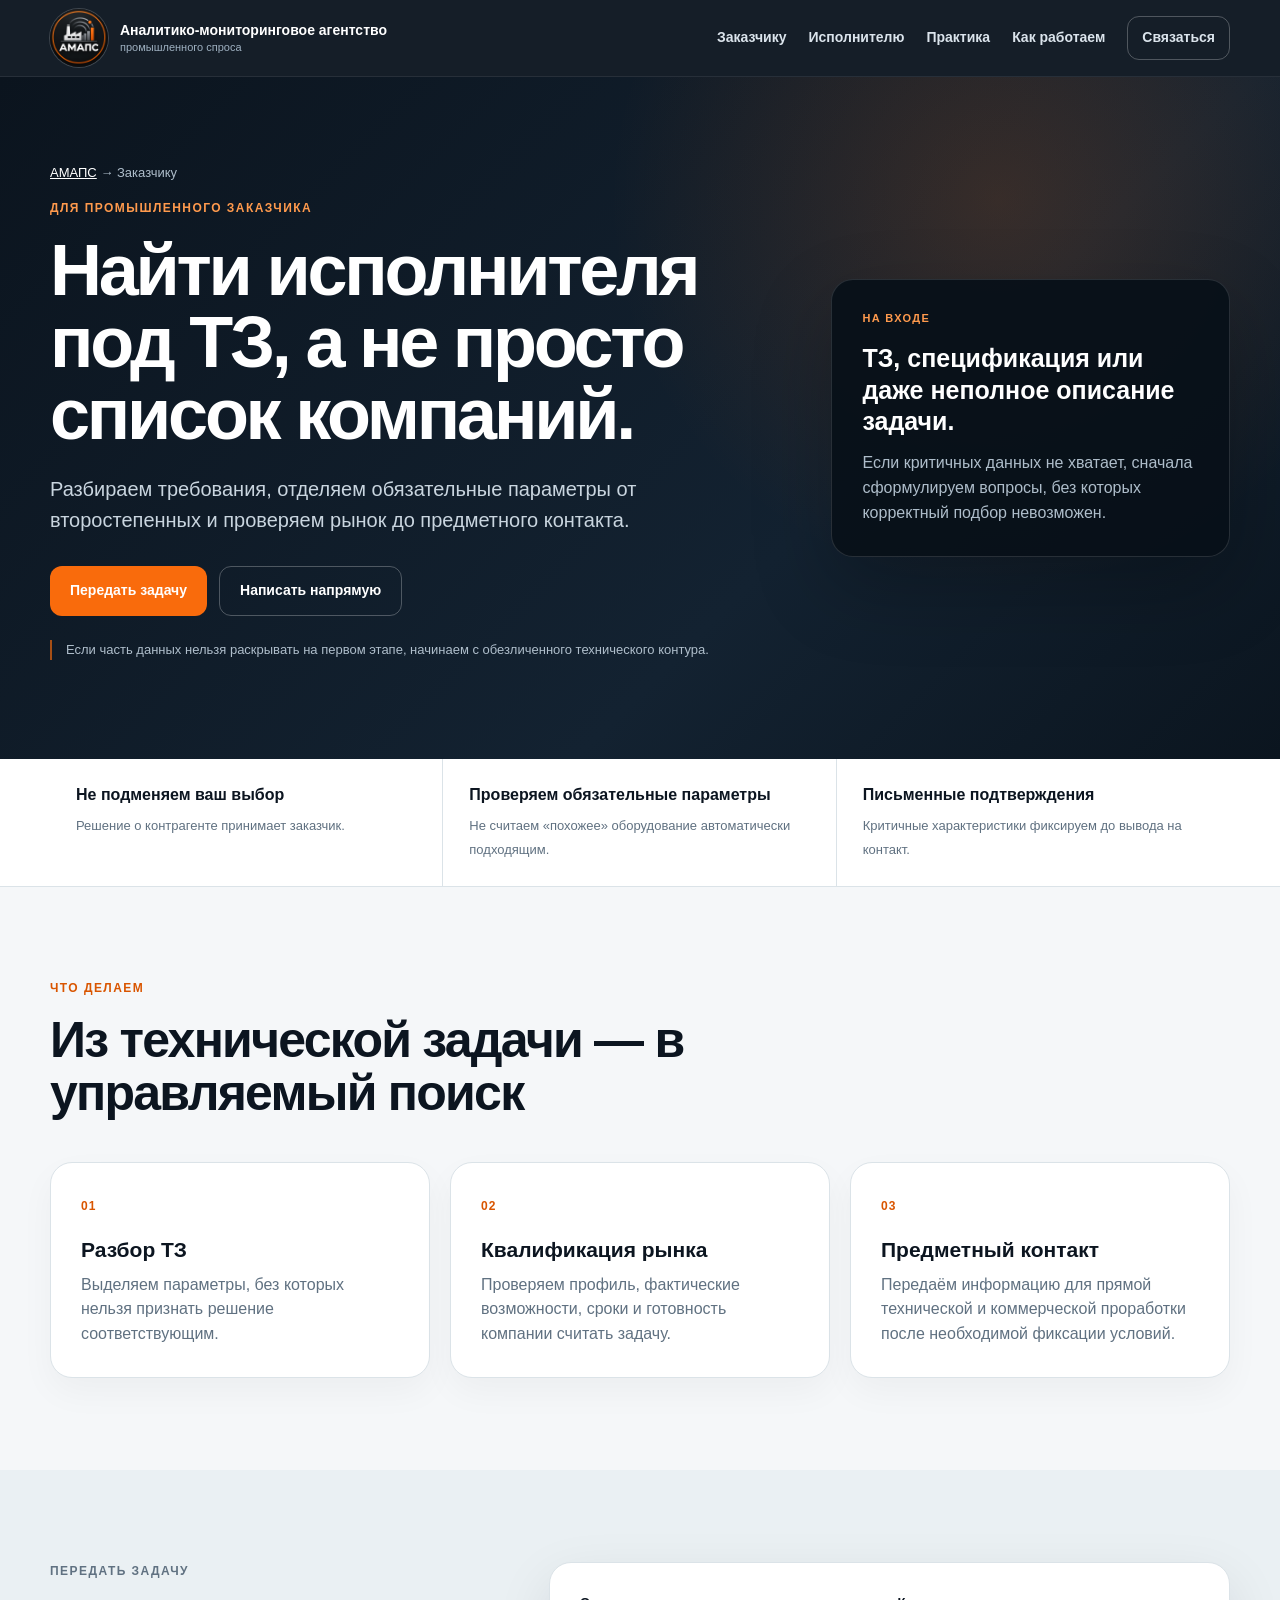
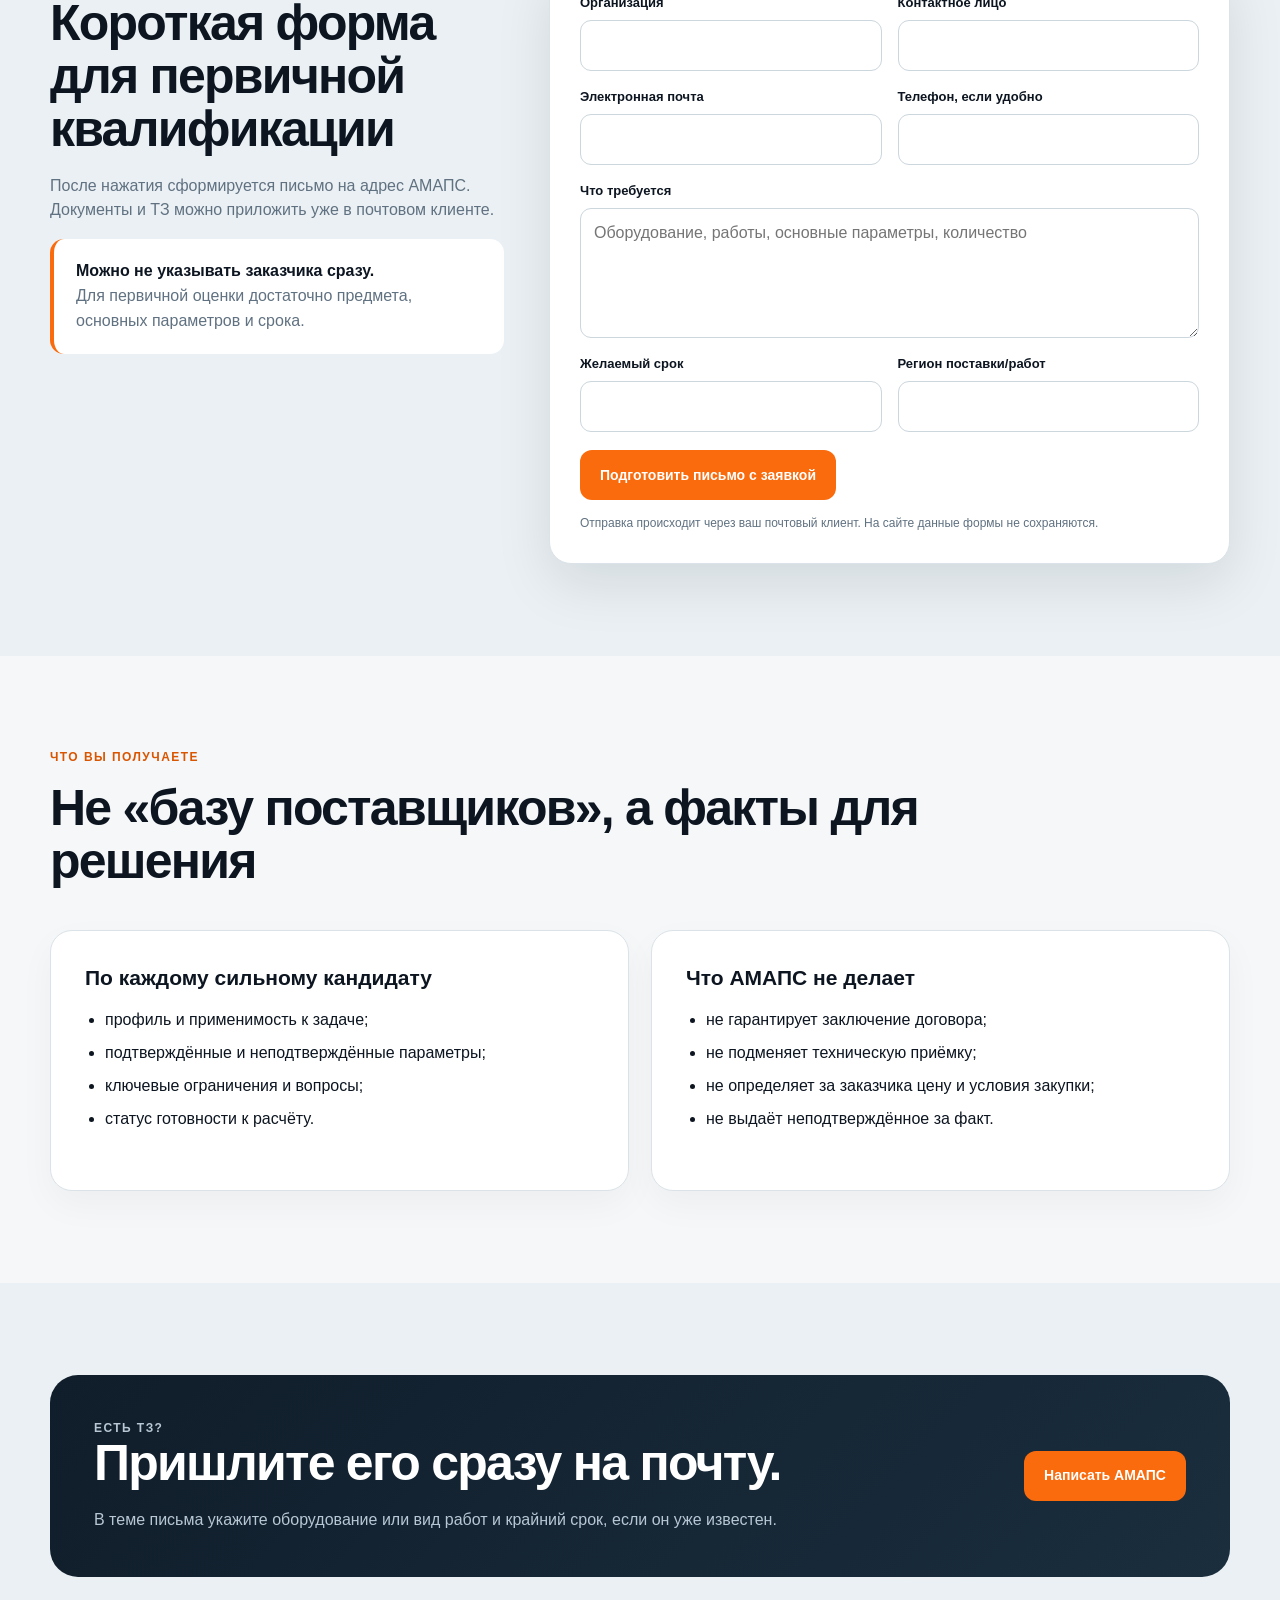
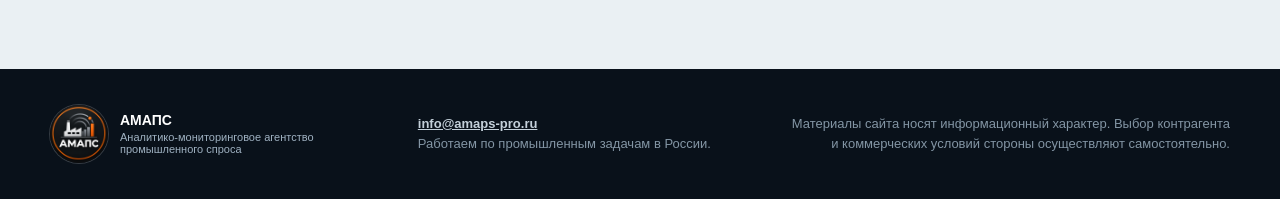
<file: customer.html>
<!DOCTYPE html><html lang="ru" data-amaps-build="conversion-preview-2026-10-02"><head>
<meta charset="utf-8"><meta name="viewport" content="width=device-width,initial-scale=1"><title>Поиск поставщика и исполнителя по ТЗ — АМАПС</title>
<meta name="description" content="АМАПС помогает промышленным заказчикам находить и квалифицировать производителей, поставщиков и подрядчиков по техническому заданию.">
<link rel="canonical" href="https://amaps-pro.ru/customer.html"><link rel="icon" href="amaps-logo-20260920-final.png" type="image/png"><link rel="stylesheet" href="styles.css"><script>
!function(t,e){var o,n,p,r;e.__SV||(window.posthog=e,e._i=[],e.init=function(i,s,a){function g(t,e){var o=e.split(".");2==o.length&&(t=t[o[0]],e=o[1]),t[e]=function(){t.push([e].concat(Array.prototype.slice.call(arguments,0)))}}(p=t.createElement("script")).type="text/javascript",p.crossOrigin="anonymous",p.async=!0,p.src=s.api_host.replace(".i.posthog.com","-assets.i.posthog.com")+"/static/array.js",(r=t.getElementsByTagName("script")[0]).parentNode.insertBefore(p,r);var u=e;for(void 0!==a?u=e[a]=[]:a="posthog",u.people=u.people||[],Object.defineProperty(u,"toString",{configurable:!0,enumerable:!0,writable:!0,value:function(t){var e="posthog";return"posthog"!==a&&(e+="."+a),t||(e+=" (stub)"),e}}),Object.defineProperty(u.people,"toString",{configurable:!0,enumerable:!0,writable:!0,value:function(){return u.toString(1)+".people (stub)"}}),o="init capture register register_once register_for_session unregister unregister_for_session getFeatureFlag getFeatureFlagResult isFeatureEnabled reloadFeatureFlags updateEarlyAccessFeatureEnrollment getEarlyAccessFeatures on onFeatureFlags onSessionId getSurveys getActiveMatchingSurveys renderSurvey canRenderSurvey getNextSurveyStep identify setPersonProperties group resetGroups setPersonPropertiesForFlags resetPersonPropertiesForFlags setGroupPropertiesForFlags resetGroupPropertiesForFlags reset get_distinct_id getGroups get_session_id get_session_replay_url alias set_config startSessionRecording stopSessionRecording sessionRecordingStarted captureException loadToolbar get_property getSessionProperty createPersonProfile opt_in_capturing opt_out_capturing has_opted_in_capturing has_opted_out_capturing clear_opt_in_out_capturing debug".split(" "),n=0;n<o.length;n++)g(u,o[n]);e._i.push([i,s,a])},e.__SV=1)}(document,window.posthog||[]);
posthog.init('phc_mGJcJEHnZPCwuQMf8ccYJTnKduigR8wWbEhCuC7cVSaF',{api_host:'https://eu.i.posthog.com',defaults:'2026-05-30'});
</script></head><body><header class="site-header"><div class="shell nav-wrap">
<a class="brand" href="index.html" aria-label="АМАПС — на главную"><img class="brand-logo" src="amaps-logo-20260920-final.png" alt="Логотип АМАПС"><span class="brand-copy"><strong>Аналитико-мониторинговое агентство</strong><small>промышленного спроса</small></span></a>
<button class="menu-toggle" data-menu-toggle aria-controls="main-menu" aria-expanded="false" type="button"><span></span><span></span><span></span><span class="sr-only">Открыть меню</span></button>
<nav class="main-nav" data-menu id="main-menu" aria-label="Основная навигация"><a href="customer.html">Заказчику</a><a href="executor.html">Исполнителю</a><a href="index.html#practice">Практика</a><a href="index.html#process">Как работаем</a><a class="nav-cta" data-amaps-event="contact_email" data-amaps-placement="nav" href="mailto:info@amaps-pro.ru">Связаться</a></nav>
</div></header>
<main><section class="hero"><div class="shell hero-grid"><div class="hero-copy"><div class="breadcrumb"><a href="index.html">АМАПС</a> → Заказчику</div><p class="eyebrow">Для промышленного заказчика</p><h1>Найти исполнителя под ТЗ, а не просто список компаний.</h1><p class="hero-lead">Разбираем требования, отделяем обязательные параметры от второстепенных и проверяем рынок до предметного контакта.</p><div class="hero-actions"><a class="btn btn-primary" href="#request" data-amaps-event="customer_form" data-amaps-placement="hero">Передать задачу</a><a class="btn btn-ghost" href="mailto:info@amaps-pro.ru" data-amaps-event="customer_email" data-amaps-placement="hero">Написать напрямую</a></div><p class="hero-note">Если часть данных нельзя раскрывать на первом этапе, начинаем с обезличенного технического контура.</p></div><aside class="hero-side"><div class="hero-panel"><span class="panel-kicker">На входе</span><strong>ТЗ, спецификация или даже неполное описание задачи.</strong><p>Если критичных данных не хватает, сначала сформулируем вопросы, без которых корректный подбор невозможен.</p></div></aside></div></section>
<div class="trustbar"><div class="shell trustgrid"><div class="trustitem"><strong>Не подменяем ваш выбор</strong><span>Решение о контрагенте принимает заказчик.</span></div><div class="trustitem"><strong>Проверяем обязательные параметры</strong><span>Не считаем «похожее» оборудование автоматически подходящим.</span></div><div class="trustitem"><strong>Письменные подтверждения</strong><span>Критичные характеристики фиксируем до вывода на контакт.</span></div></div></div>

<section class="section"><div class="shell"><div class="section-head"><p class="eyebrow">Что делаем</p><h2>Из технической задачи — в управляемый поиск</h2></div><div class="card-grid"><article class="card"><span class="card-no">01</span><h3>Разбор ТЗ</h3><p>Выделяем параметры, без которых нельзя признать решение соответствующим.</p></article><article class="card"><span class="card-no">02</span><h3>Квалификация рынка</h3><p>Проверяем профиль, фактические возможности, сроки и готовность компании считать задачу.</p></article><article class="card"><span class="card-no">03</span><h3>Предметный контакт</h3><p>Передаём информацию для прямой технической и коммерческой проработки после необходимой фиксации условий.</p></article></div></div></section>

<section class="section section-muted" id="request"><div class="shell form-shell"><div class="form-intro"><p class="eyebrow">Передать задачу</p><h2>Короткая форма для первичной квалификации</h2><p>После нажатия сформируется письмо на адрес АМАПС. Документы и ТЗ можно приложить уже в почтовом клиенте.</p><div class="notice"><strong>Можно не указывать заказчика сразу.</strong><br>Для первичной оценки достаточно предмета, основных параметров и срока.</div></div>
<form class="form-card" data-mail-form data-lead-type="customer" data-subject="Новая промышленная задача — АМАПС">
<div class="form-grid"><div class="field"><label for="org">Организация</label><input id="org" name="organization" data-label="Организация" autocomplete="organization"></div><div class="field"><label for="name">Контактное лицо</label><input id="name" name="contact" data-label="Контактное лицо" autocomplete="name"></div><div class="field"><label for="email">Электронная почта</label><input id="email" name="email" type="email" data-label="Электронная почта" required autocomplete="email"></div><div class="field"><label for="phone">Телефон, если удобно</label><input id="phone" name="phone" data-label="Телефон" autocomplete="tel"></div><div class="field full"><label for="task">Что требуется</label><textarea id="task" name="task" data-label="Задача" required placeholder="Оборудование, работы, основные параметры, количество"></textarea></div><div class="field"><label for="deadline">Желаемый срок</label><input id="deadline" name="deadline" data-label="Срок"></div><div class="field"><label for="region">Регион поставки/работ</label><input id="region" name="region" data-label="Регион"></div></div>
<button class="btn btn-primary" type="submit">Подготовить письмо с заявкой</button><p class="form-note">Отправка происходит через ваш почтовый клиент. На сайте данные формы не сохраняются.</p></form></div></section>

<section class="section"><div class="shell"><div class="section-head"><p class="eyebrow">Что вы получаете</p><h2>Не «базу поставщиков», а факты для решения</h2></div><div class="audience-grid"><article class="audience-card"><h3>По каждому сильному кандидату</h3><ul><li>профиль и применимость к задаче;</li><li>подтверждённые и неподтверждённые параметры;</li><li>ключевые ограничения и вопросы;</li><li>статус готовности к расчёту.</li></ul></article><article class="audience-card"><h3>Что АМАПС не делает</h3><ul><li>не гарантирует заключение договора;</li><li>не подменяет техническую приёмку;</li><li>не определяет за заказчика цену и условия закупки;</li><li>не выдаёт неподтверждённое за факт.</li></ul></article></div></div></section>

<section class="section section-muted"><div class="shell cta-band"><div><p class="eyebrow">Есть ТЗ?</p><h2>Пришлите его сразу на почту.</h2><p>В теме письма укажите оборудование или вид работ и крайний срок, если он уже известен.</p></div><div class="hero-actions"><a class="btn btn-primary" data-amaps-event="customer_email" data-amaps-placement="bottom" href="mailto:info@amaps-pro.ru?subject=Промышленная%20задача%20для%20АМАПС">Написать АМАПС</a></div></div></section>
</main><footer class="site-footer"><div class="shell footer-grid"><div class="brand"><img class="brand-logo" src="amaps-logo-20260920-final.png" alt="Логотип АМАПС"><span class="brand-copy"><strong>АМАПС</strong><small>Аналитико-мониторинговое агентство промышленного спроса</small></span></div><p><a class="footer-email" href="mailto:info@amaps-pro.ru">info@amaps-pro.ru</a><br>Работаем по промышленным задачам в России.</p><p class="footer-legal">Материалы сайта носят информационный характер. Выбор контрагента и коммерческих условий стороны осуществляют самостоятельно.</p></div></footer><script src="app.js"></script></body></html>
</file>
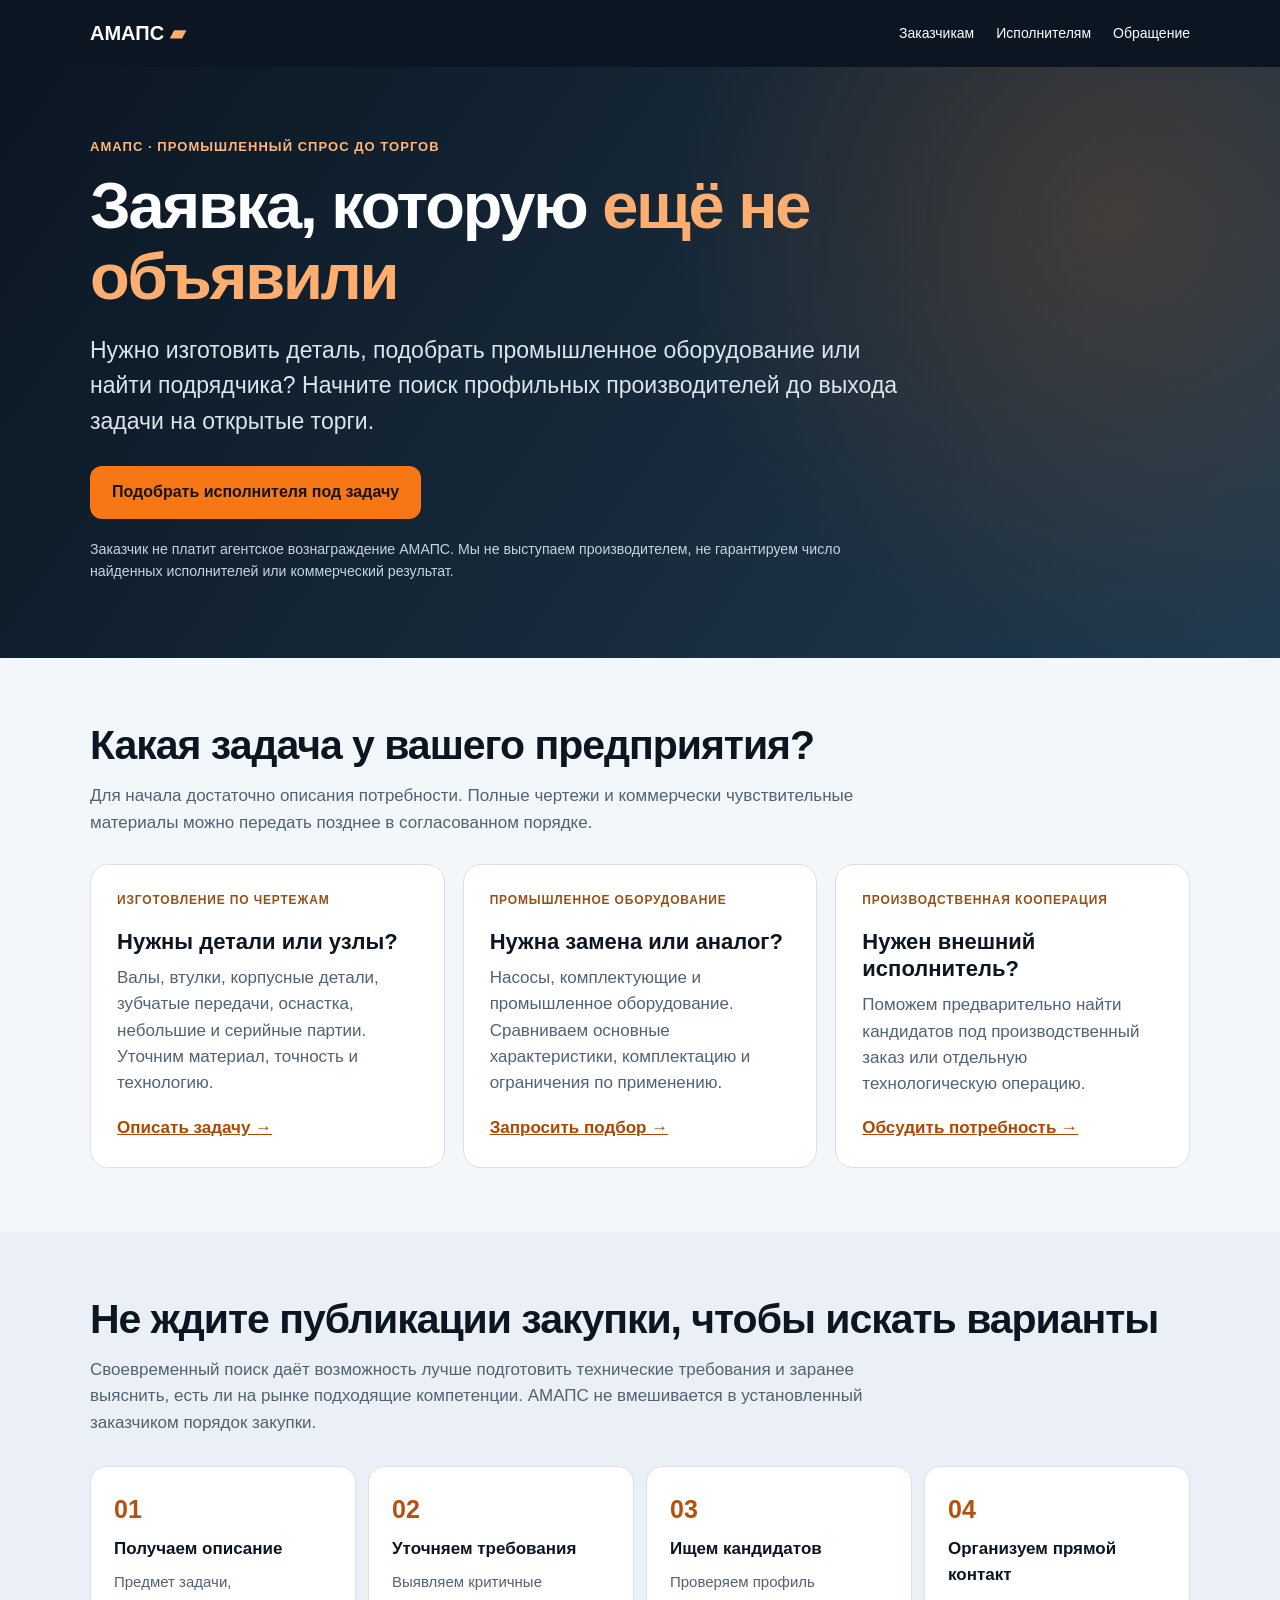
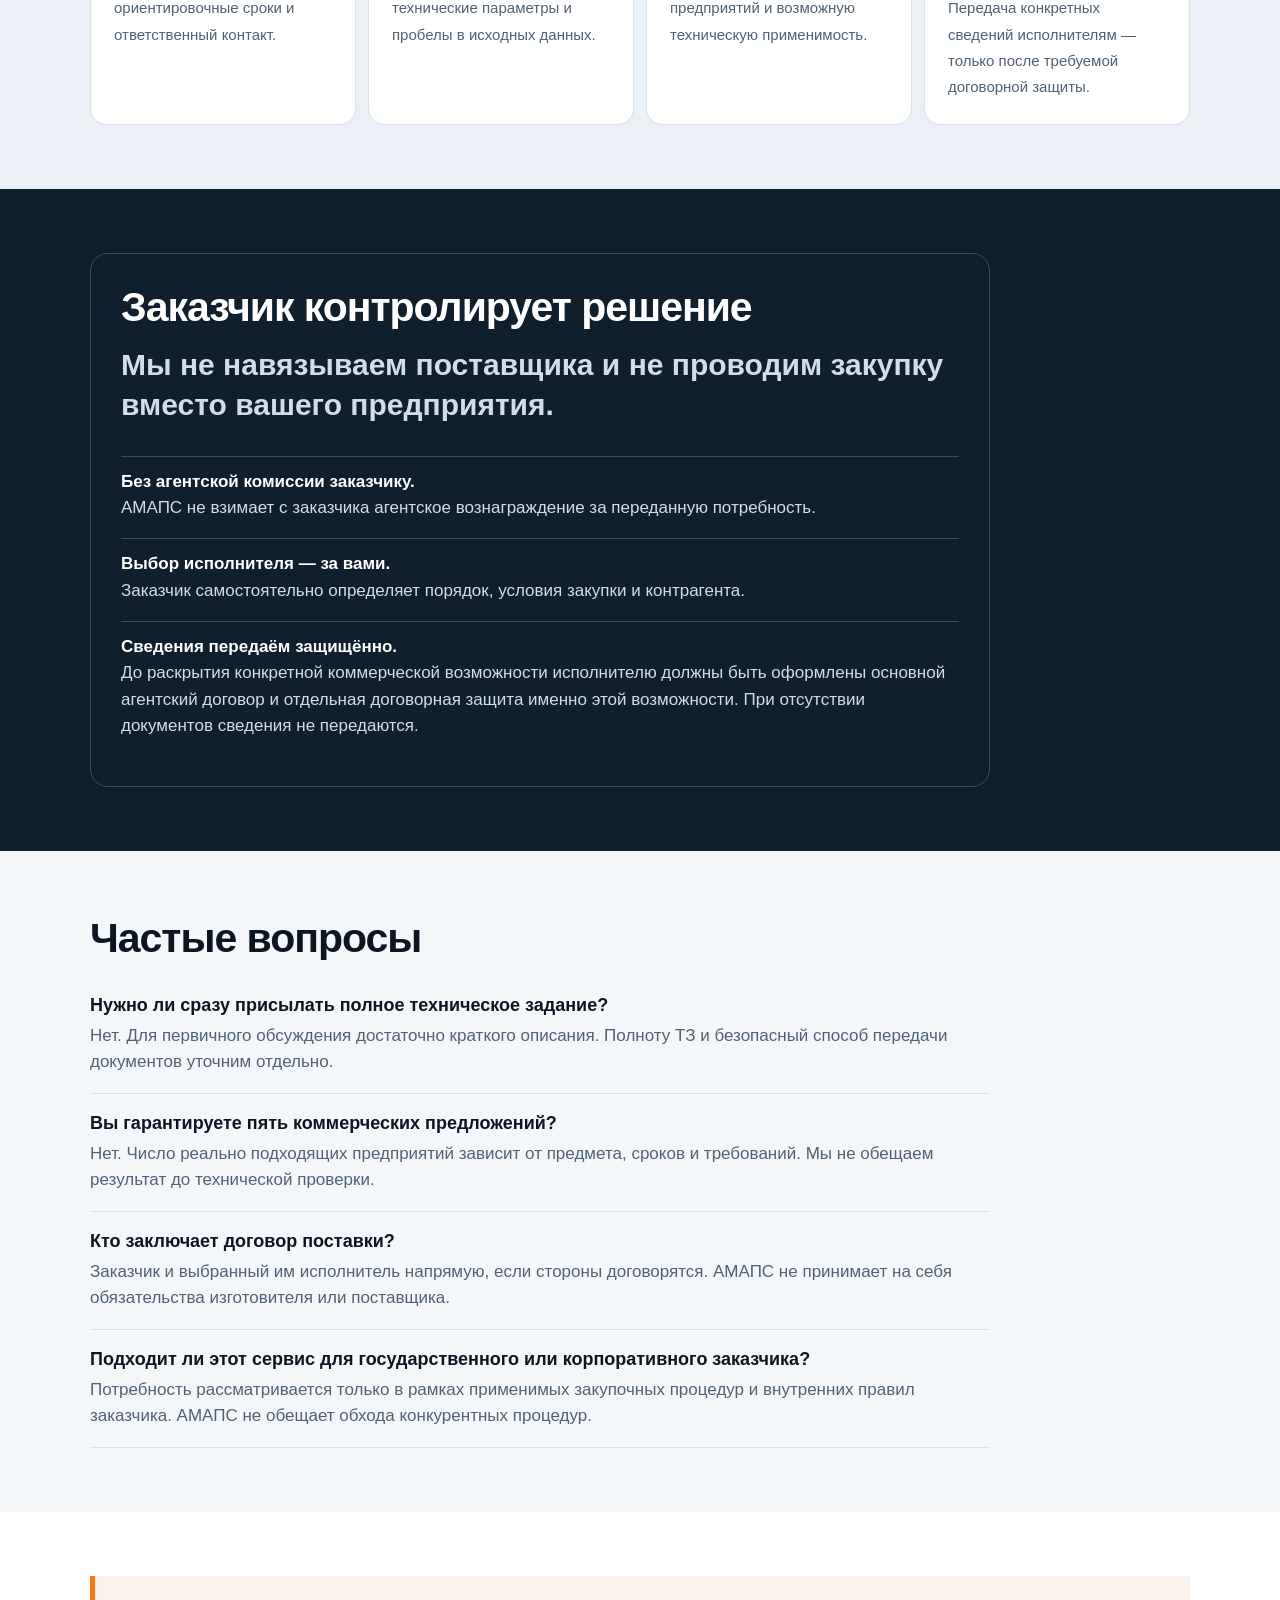
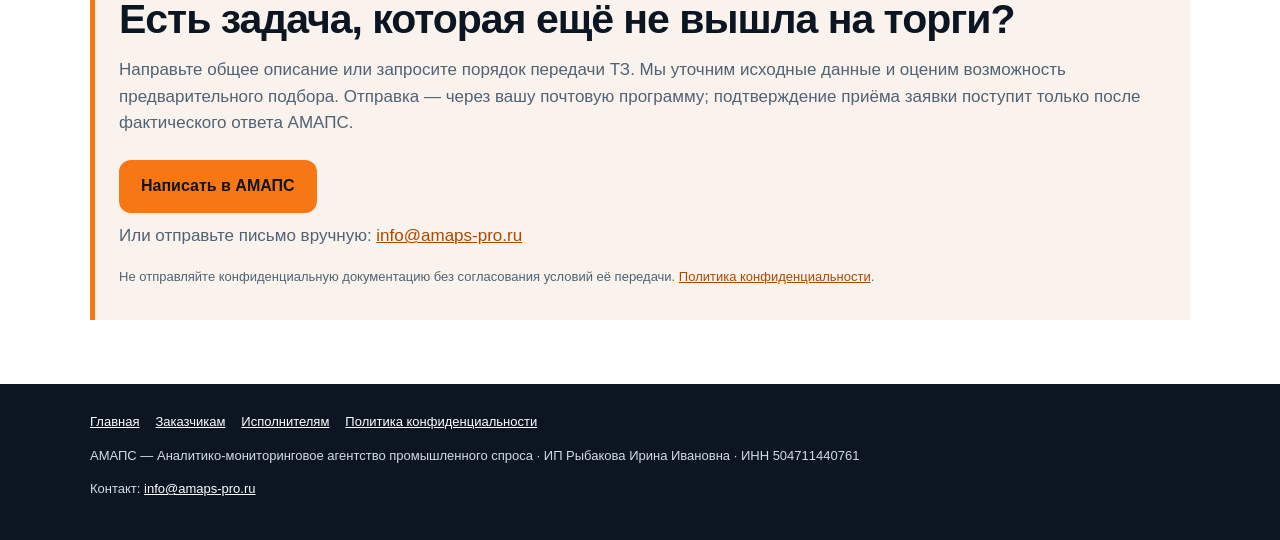
<file: do-tendera.html>
<!doctype html>
<html lang="ru">
<head>
<meta charset="utf-8"/>
<meta name="viewport" content="width=device-width, initial-scale=1"/>
<meta name="robots" content="index,follow,max-snippet:-1,max-image-preview:large"/>
<title>Найти промышленного исполнителя до торгов — АМАПС</title>
<meta name="description" content="Есть производственная задача, но подходящий изготовитель или поставщик ещё не найден? АМАПС помогает предварительно подобрать профильных исполнителей до объявления торгов. Без агентской комиссии заказчику."/>
<link rel="canonical" href="https://amaps-pro.ru/do-tendera.html"/>
<link rel="icon" href="/amaps-logo-20260920-final.png" type="image/png"/>
<meta property="og:locale" content="ru_RU"/>
<meta property="og:type" content="website"/>
<meta property="og:title" content="Заявка, которую ещё не объявили — АМАПС"/>
<meta property="og:description" content="Начните искать подходящего промышленного исполнителя до выхода на открытые торги."/>
<meta property="og:url" content="https://amaps-pro.ru/do-tendera.html"/>
<meta property="og:image" content="https://amaps-pro.ru/og-amaps-20260920-final.png"/>
<style>
:root{--ink:#0b1622;--ink2:#162c40;--paper:#f4f7fa;--white:#fff;--orange:#f77714;--border:#d8e1e9;--muted:#506274}
*{box-sizing:border-box}html{scroll-behavior:smooth}body{margin:0;color:var(--ink);background:var(--paper);font:17px/1.55 Arial,Helvetica,sans-serif}a{color:#ad4800}a:focus-visible{outline:3px solid #f77714;outline-offset:3px}.wrap{width:min(1100px,calc(100% - 36px));margin:0 auto}
header{background:#0b1622;color:#fff}header .wrap{display:flex;align-items:center;justify-content:space-between;flex-wrap:wrap;gap:14px;padding:18px 0}header a{color:#fff;text-decoration:none}header .brand{font-size:20px;font-weight:800}header nav{display:flex;gap:22px;flex-wrap:wrap;font-size:14px}
.hero{background:radial-gradient(circle at 87% 25%,rgba(247,119,20,.18),transparent 37%),linear-gradient(125deg,#0b1622,#203a4f);color:#fff;padding:70px 0 76px}.eyebrow{color:#ffb57b;font-size:13px;font-weight:800;letter-spacing:.08em;text-transform:uppercase}.hero h1{font-size:clamp(36px,5.1vw,65px);letter-spacing:-.035em;line-height:1.09;margin:14px 0 20px;max-width:950px}.hero h1 em{font-style:normal;color:#ffae70}.hero p.lead{color:#dae5ec;font-size:clamp(18px,2.1vw,23px);max-width:810px;margin:0 0 26px}.hero small{display:block;margin-top:20px;color:#c5d4de;max-width:790px}.button{display:inline-block;appearance:none;border:0;border-radius:12px;padding:16px 22px;background:var(--orange);color:#141414;text-decoration:none;font-weight:800;font-size:16px;line-height:1.3}.button:hover{background:#ffa05c;color:#101010}.button-outline{background:#fff;color:var(--ink);border:1px solid var(--border)}
section{padding:64px 0}h2{font-size:clamp(27px,3.6vw,41px);line-height:1.17;letter-spacing:-.025em;margin:0 0 13px}h3{font-size:22px;line-height:1.24;margin:0 0 10px}p{margin-top:0}.sub{color:var(--muted);max-width:800px;margin-bottom:28px}.grid{display:grid;grid-template-columns:repeat(3,minmax(0,1fr));gap:18px}.card{background:#fff;padding:26px;border:1px solid var(--border);border-radius:18px;display:flex;flex-direction:column;align-items:flex-start}.card p{color:var(--muted);flex:1}.card a{font-weight:700}.tag{font-size:12px;font-weight:800;color:#965014;text-transform:uppercase;letter-spacing:.07em;margin-bottom:18px}.soft{background:#eaf0f5}.steps{display:grid;grid-template-columns:repeat(4,minmax(0,1fr));gap:12px;list-style:none;margin:30px 0 0;padding:0}.steps li{padding:23px;border:1px solid var(--border);border-radius:16px;background:#fff}.steps b{display:block;font-size:25px;color:#b4510c;margin-bottom:7px}.steps strong{display:block;margin-bottom:7px}.steps span{color:var(--muted);font-size:15px}.dark{background:#101f2e;color:#fff}.dark p{color:#d1dde7}.dark .panel{border:1px solid #385065;border-radius:18px;padding:30px;max-width:900px}.dark .point{border-top:1px solid #395065;padding-top:12px;margin-top:12px}.dark a{color:#ffae70}.quote{font-size:clamp(21px,2.8vw,30px);font-weight:750;max-width:900px;line-height:1.35}.faqs{max-width:900px}.faq{border-bottom:1px solid var(--border);padding:18px 0}.faq h3{font-size:18px;margin-bottom:6px}.faq p{color:var(--muted);margin:0}.ending{background:#fff}.endbox{border-left:5px solid var(--orange);padding:20px 24px;background:#faf3ed}.endbox p{color:var(--muted)}.endbox .button{margin:7px 0 10px}footer{background:#0b1622;color:#d1dce5;padding:28px 0;font-size:13px}footer a{color:#fff}footer nav{display:flex;gap:16px;flex-wrap:wrap;margin-bottom:14px}@media(max-width:800px){.grid{grid-template-columns:1fr}.steps{grid-template-columns:repeat(2,minmax(0,1fr))}.hero{padding:48px 0 58px}}@media(max-width:460px){.steps{grid-template-columns:1fr}.button{width:100%;text-align:center}.hero h1{font-size:35px}section{padding:44px 0}}
</style>
</head>
<body>
<header><div class="wrap"><a class="brand" href="/" aria-label="АМАПС — главная">АМАПС <span style="color:#ffae70">▰</span></a><nav aria-label="Основные разделы"><a href="/zakazchikam.html">Заказчикам</a><a href="/ispolnitelyam.html">Исполнителям</a><a href="/#request">Обращение</a></nav></div></header>
<main>
<section class="hero"><div class="wrap">
<div class="eyebrow">АМАПС · промышленный спрос до торгов</div>
<h1>Заявка, которую <em>ещё не объявили</em></h1>
<p class="lead">Нужно изготовить деталь, подобрать промышленное оборудование или найти подрядчика? Начните поиск профильных производителей до выхода задачи на открытые торги.</p>
<a href="#directions" class="button">Подобрать исполнителя под задачу</a>
<small>Заказчик не платит агентское вознаграждение АМАПС. Мы не выступаем производителем, не гарантируем число найденных исполнителей или коммерческий результат.</small>
</div></section>
<section id="directions"><div class="wrap"><h2>Какая задача у вашего предприятия?</h2><p class="sub">Для начала достаточно описания потребности. Полные чертежи и коммерчески чувствительные материалы можно передать позднее в согласованном порядке.</p>
<div class="grid">
<article class="card"><div class="tag">Изготовление по чертежам</div><h3>Нужны детали или узлы?</h3><p>Валы, втулки, корпусные детали, зубчатые передачи, оснастка, небольшие и серийные партии. Уточним материал, точность и технологию.</p><a href="mailto:info@amaps-pro.ru?subject=%D0%90%D0%9C%D0%90%D0%9F%D0%A1%20%E2%80%94%20%D0%BD%D1%83%D0%B6%D0%B5%D0%BD%20%D0%B8%D0%B7%D0%B3%D0%BE%D1%82%D0%BE%D0%B2%D0%B8%D1%82%D0%B5%D0%BB%D1%8C%20%D0%B4%D0%B5%D1%82%D0%B0%D0%BB%D0%B5%D0%B9%20%D0%BF%D0%BE%20%D1%87%D0%B5%D1%80%D1%82%D0%B5%D0%B6%D0%B0%D0%BC&body=%D0%94%D0%BE%D0%B1%D1%80%D1%8B%D0%B9%20%D0%B4%D0%B5%D0%BD%D1%8C!%0A%D0%9E%D1%80%D0%B3%D0%B0%D0%BD%D0%B8%D0%B7%D0%B0%D1%86%D0%B8%D1%8F%3A%0A%D0%9A%D0%BE%D0%BD%D1%82%D0%B0%D0%BA%D1%82%3A%0A%D0%94%D0%B5%D1%82%D0%B0%D0%BB%D0%B8%20%2F%20%D0%B2%D0%B8%D0%B4%20%D0%BE%D0%B1%D1%80%D0%B0%D0%B1%D0%BE%D1%82%D0%BA%D0%B8%3A%0A%D0%9C%D0%B0%D1%82%D0%B5%D1%80%D0%B8%D0%B0%D0%BB%3A%0A%D0%9A%D0%BE%D0%BB%D0%B8%D1%87%D0%B5%D1%81%D1%82%D0%B2%D0%BE%3A%0A%D0%96%D0%B5%D0%BB%D0%B0%D0%B5%D0%BC%D1%8B%D0%B9%20%D1%81%D1%80%D0%BE%D0%BA%3A%0A%D0%9A%D0%BE%D0%BC%D0%BC%D0%B5%D0%BD%D1%82%D0%B0%D1%80%D0%B8%D0%B9%3A%0A%0A%D0%9F%D1%80%D0%B8%20%D0%BD%D0%B5%D0%BE%D0%B1%D1%85%D0%BE%D0%B4%D0%B8%D0%BC%D0%BE%D1%81%D1%82%D0%B8%20%D1%83%D1%82%D0%BE%D1%87%D0%BD%D0%B8%D0%BC%20%D0%BF%D0%BE%D1%80%D1%8F%D0%B4%D0%BE%D0%BA%20%D0%B1%D0%B5%D0%B7%D0%BE%D0%BF%D0%B0%D1%81%D0%BD%D0%BE%D0%B9%20%D0%BF%D0%B5%D1%80%D0%B5%D0%B4%D0%B0%D1%87%D0%B8%20%D0%B4%D0%BE%D0%BA%D1%83%D0%BC%D0%B5%D0%BD%D1%82%D0%B0%D1%86%D0%B8%D0%B8.">Описать задачу →</a></article>
<article class="card"><div class="tag">Промышленное оборудование</div><h3>Нужна замена или аналог?</h3><p>Насосы, комплектующие и промышленное оборудование. Сравниваем основные характеристики, комплектацию и ограничения по применению.</p><a href="mailto:info@amaps-pro.ru?subject=%D0%90%D0%9C%D0%90%D0%9F%D0%A1%20%E2%80%94%20%D0%BF%D0%BE%D0%B4%D0%B1%D0%BE%D1%80%20%D0%B0%D0%BD%D0%B0%D0%BB%D0%BE%D0%B3%D0%B0%20%D0%BF%D1%80%D0%BE%D0%BC%D1%8B%D1%88%D0%BB%D0%B5%D0%BD%D0%BD%D0%BE%D0%B3%D0%BE%20%D0%BE%D0%B1%D0%BE%D1%80%D1%83%D0%B4%D0%BE%D0%B2%D0%B0%D0%BD%D0%B8%D1%8F&body=%D0%94%D0%BE%D0%B1%D1%80%D1%8B%D0%B9%20%D0%B4%D0%B5%D0%BD%D1%8C!%0A%D0%9E%D1%80%D0%B3%D0%B0%D0%BD%D0%B8%D0%B7%D0%B0%D1%86%D0%B8%D1%8F%3A%0A%D0%9A%D0%BE%D0%BD%D1%82%D0%B0%D0%BA%D1%82%3A%0A%D0%A2%D0%B8%D0%BF%20%D0%BE%D0%B1%D0%BE%D1%80%D1%83%D0%B4%D0%BE%D0%B2%D0%B0%D0%BD%D0%B8%D1%8F%3A%0A%D0%9E%D1%81%D0%BD%D0%BE%D0%B2%D0%BD%D1%8B%D0%B5%20%D1%85%D0%B0%D1%80%D0%B0%D0%BA%D1%82%D0%B5%D1%80%D0%B8%D1%81%D1%82%D0%B8%D0%BA%D0%B8%3A%0A%D0%9F%D1%80%D0%B8%D1%87%D0%B8%D0%BD%D0%B0%20%D0%B7%D0%B0%D0%BC%D0%B5%D0%BD%D1%8B%3A%0A%D0%A1%D1%80%D0%BE%D0%BA%3A%0A%D0%A0%D0%B5%D0%B3%D0%B8%D0%BE%D0%BD%20%D0%BF%D0%BE%D1%81%D1%82%D0%B0%D0%B2%D0%BA%D0%B8%3A%0A%0A%D0%9F%D1%80%D0%B8%20%D0%BD%D0%B5%D0%BE%D0%B1%D1%85%D0%BE%D0%B4%D0%B8%D0%BC%D0%BE%D1%81%D1%82%D0%B8%20%D1%83%D1%82%D0%BE%D1%87%D0%BD%D0%B8%D0%BC%20%D1%81%D0%BE%D1%81%D1%82%D0%B0%D0%B2%20%D1%82%D1%80%D0%B5%D0%B1%D0%BE%D0%B2%D0%B0%D0%BD%D0%B8%D0%B9.">Запросить подбор →</a></article>
<article class="card"><div class="tag">Производственная кооперация</div><h3>Нужен внешний исполнитель?</h3><p>Поможем предварительно найти кандидатов под производственный заказ или отдельную технологическую операцию.</p><a href="mailto:info@amaps-pro.ru?subject=%D0%90%D0%9C%D0%90%D0%9F%D0%A1%20%E2%80%94%20%D0%BF%D0%BE%D0%B8%D1%81%D0%BA%20%D0%B8%D1%81%D0%BF%D0%BE%D0%BB%D0%BD%D0%B8%D1%82%D0%B5%D0%BB%D1%8F%20%D0%B4%D0%BB%D1%8F%20%D0%BF%D1%80%D0%BE%D0%B8%D0%B7%D0%B2%D0%BE%D0%B4%D1%81%D1%82%D0%B2%D0%B5%D0%BD%D0%BD%D0%BE%D0%B9%20%D0%B7%D0%B0%D0%B4%D0%B0%D1%87%D0%B8&body=%D0%94%D0%BE%D0%B1%D1%80%D1%8B%D0%B9%20%D0%B4%D0%B5%D0%BD%D1%8C!%0A%D0%9E%D1%80%D0%B3%D0%B0%D0%BD%D0%B8%D0%B7%D0%B0%D1%86%D0%B8%D1%8F%3A%0A%D0%9A%D0%BE%D0%BD%D1%82%D0%B0%D0%BA%D1%82%3A%0A%D0%9E%D0%BF%D0%B8%D1%81%D0%B0%D0%BD%D0%B8%D0%B5%20%D0%BF%D0%BE%D1%82%D1%80%D0%B5%D0%B1%D0%BD%D0%BE%D1%81%D1%82%D0%B8%20(%D0%B1%D0%B5%D0%B7%20%D0%BA%D0%BE%D0%BC%D0%BC%D0%B5%D1%80%D1%87%D0%B5%D1%81%D0%BA%D0%B8%20%D1%87%D1%83%D0%B2%D1%81%D1%82%D0%B2%D0%B8%D1%82%D0%B5%D0%BB%D1%8C%D0%BD%D1%8B%D1%85%20%D0%BF%D0%BE%D0%B4%D1%80%D0%BE%D0%B1%D0%BD%D0%BE%D1%81%D1%82%D0%B5%D0%B9)%3A%0A%D0%9E%D0%B6%D0%B8%D0%B4%D0%B0%D0%B5%D0%BC%D1%8B%D0%B9%20%D0%BE%D0%B1%D1%8A%D1%91%D0%BC%3A%0A%D0%96%D0%B5%D0%BB%D0%B0%D0%B5%D0%BC%D1%8B%D0%B9%20%D1%81%D1%80%D0%BE%D0%BA%3A%0A%D0%A0%D0%B5%D0%B3%D0%B8%D0%BE%D0%BD%3A%0A">Обсудить потребность →</a></article>
</div></div></section>
<section class="soft"><div class="wrap"><h2>Не ждите публикации закупки, чтобы искать варианты</h2><p class="sub">Своевременный поиск даёт возможность лучше подготовить технические требования и заранее выяснить, есть ли на рынке подходящие компетенции. АМАПС не вмешивается в установленный заказчиком порядок закупки.</p>
<ol class="steps"><li><b>01</b><strong>Получаем описание</strong><span>Предмет задачи, ориентировочные сроки и ответственный контакт.</span></li><li><b>02</b><strong>Уточняем требования</strong><span>Выявляем критичные технические параметры и пробелы в исходных данных.</span></li><li><b>03</b><strong>Ищем кандидатов</strong><span>Проверяем профиль предприятий и возможную техническую применимость.</span></li><li><b>04</b><strong>Организуем прямой контакт</strong><span>Передача конкретных сведений исполнителям — только после требуемой договорной защиты.</span></li></ol>
</div></section>
<section class="dark"><div class="wrap"><div class="panel"><h2>Заказчик контролирует решение</h2><p class="quote">Мы не навязываем поставщика и не проводим закупку вместо вашего предприятия.</p>
<div class="point"><strong>Без агентской комиссии заказчику.</strong> <p>АМАПС не взимает с заказчика агентское вознаграждение за переданную потребность.</p></div>
<div class="point"><strong>Выбор исполнителя — за вами.</strong> <p>Заказчик самостоятельно определяет порядок, условия закупки и контрагента.</p></div>
<div class="point"><strong>Сведения передаём защищённо.</strong> <p>До раскрытия конкретной коммерческой возможности исполнителю должны быть оформлены основной агентский договор и отдельная договорная защита именно этой возможности. При отсутствии документов сведения не передаются.</p></div>
</div></div></section>
<section><div class="wrap"><h2>Частые вопросы</h2><div class="faqs">
<div class="faq"><h3>Нужно ли сразу присылать полное техническое задание?</h3><p>Нет. Для первичного обсуждения достаточно краткого описания. Полноту ТЗ и безопасный способ передачи документов уточним отдельно.</p></div>
<div class="faq"><h3>Вы гарантируете пять коммерческих предложений?</h3><p>Нет. Число реально подходящих предприятий зависит от предмета, сроков и требований. Мы не обещаем результат до технической проверки.</p></div>
<div class="faq"><h3>Кто заключает договор поставки?</h3><p>Заказчик и выбранный им исполнитель напрямую, если стороны договорятся. АМАПС не принимает на себя обязательства изготовителя или поставщика.</p></div>
<div class="faq"><h3>Подходит ли этот сервис для государственного или корпоративного заказчика?</h3><p>Потребность рассматривается только в рамках применимых закупочных процедур и внутренних правил заказчика. АМАПС не обещает обхода конкурентных процедур.</p></div>
</div></div></section>
<section class="ending" id="contact"><div class="wrap"><div class="endbox"><h2>Есть задача, которая ещё не вышла на торги?</h2><p>Направьте общее описание или запросите порядок передачи ТЗ. Мы уточним исходные данные и оценим возможность предварительного подбора. Отправка — через вашу почтовую программу; подтверждение приёма заявки поступит только после фактического ответа АМАПС.</p><a href="mailto:info@amaps-pro.ru?subject=%D0%90%D0%9C%D0%90%D0%9F%D0%A1%20%E2%80%94%20%D0%BF%D0%BE%D0%B8%D1%81%D0%BA%20%D0%B8%D1%81%D0%BF%D0%BE%D0%BB%D0%BD%D0%B8%D1%82%D0%B5%D0%BB%D1%8F%20%D0%B4%D0%BB%D1%8F%20%D0%BF%D1%80%D0%BE%D0%B8%D0%B7%D0%B2%D0%BE%D0%B4%D1%81%D1%82%D0%B2%D0%B5%D0%BD%D0%BD%D0%BE%D0%B9%20%D0%B7%D0%B0%D0%B4%D0%B0%D1%87%D0%B8&body=%D0%94%D0%BE%D0%B1%D1%80%D1%8B%D0%B9%20%D0%B4%D0%B5%D0%BD%D1%8C!%0A%D0%9E%D1%80%D0%B3%D0%B0%D0%BD%D0%B8%D0%B7%D0%B0%D1%86%D0%B8%D1%8F%3A%0A%D0%9A%D0%BE%D0%BD%D1%82%D0%B0%D0%BA%D1%82%3A%0A%D0%9E%D0%BF%D0%B8%D1%81%D0%B0%D0%BD%D0%B8%D0%B5%20%D0%BF%D0%BE%D1%82%D1%80%D0%B5%D0%B1%D0%BD%D0%BE%D1%81%D1%82%D0%B8%20(%D0%B1%D0%B5%D0%B7%20%D0%BA%D0%BE%D0%BC%D0%BC%D0%B5%D1%80%D1%87%D0%B5%D1%81%D0%BA%D0%B8%20%D1%87%D1%83%D0%B2%D1%81%D1%82%D0%B2%D0%B8%D1%82%D0%B5%D0%BB%D1%8C%D0%BD%D1%8B%D1%85%20%D0%BF%D0%BE%D0%B4%D1%80%D0%BE%D0%B1%D0%BD%D0%BE%D1%81%D1%82%D0%B5%D0%B9)%3A%0A%D0%9E%D0%B6%D0%B8%D0%B4%D0%B0%D0%B5%D0%BC%D1%8B%D0%B9%20%D0%BE%D0%B1%D1%8A%D1%91%D0%BC%3A%0A%D0%96%D0%B5%D0%BB%D0%B0%D0%B5%D0%BC%D1%8B%D0%B9%20%D1%81%D1%80%D0%BE%D0%BA%3A%0A%D0%A0%D0%B5%D0%B3%D0%B8%D0%BE%D0%BD%3A%0A" class="button">Написать в АМАПС</a><p>Или отправьте письмо вручную: <a href="mailto:info@amaps-pro.ru">info@amaps-pro.ru</a></p><p style="font-size:13px">Не отправляйте конфиденциальную документацию без согласования условий её передачи. <a href="/privacy.html">Политика конфиденциальности</a>.</p></div></div></section>
</main>
<footer><div class="wrap"><nav aria-label="Навигация"><a href="/">Главная</a><a href="/zakazchikam.html">Заказчикам</a><a href="/ispolnitelyam.html">Исполнителям</a><a href="/privacy.html">Политика конфиденциальности</a></nav><p>АМАПС — Аналитико-мониторинговое агентство промышленного спроса · ИП Рыбакова Ирина Ивановна · ИНН 504711440761</p><p>Контакт: <a href="mailto:info@amaps-pro.ru">info@amaps-pro.ru</a></p></div></footer>
</body>
</html>
</file>
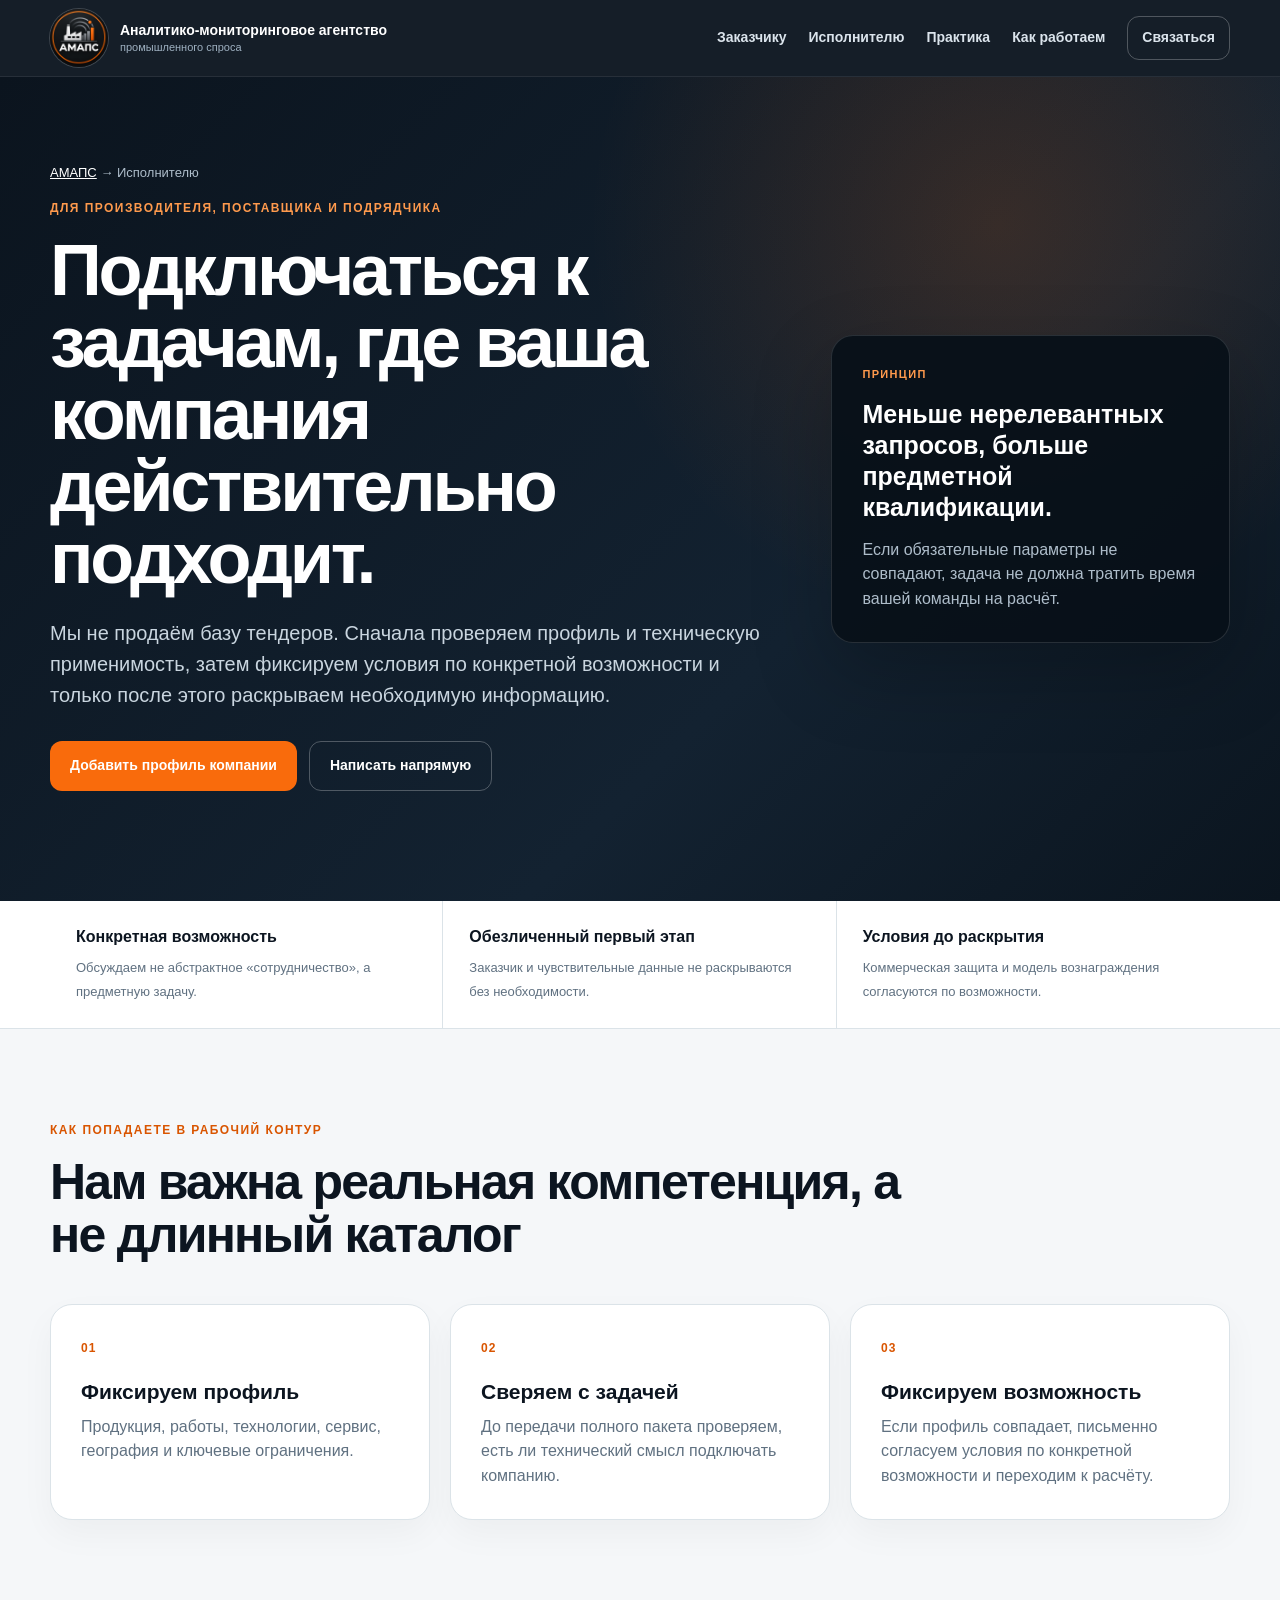
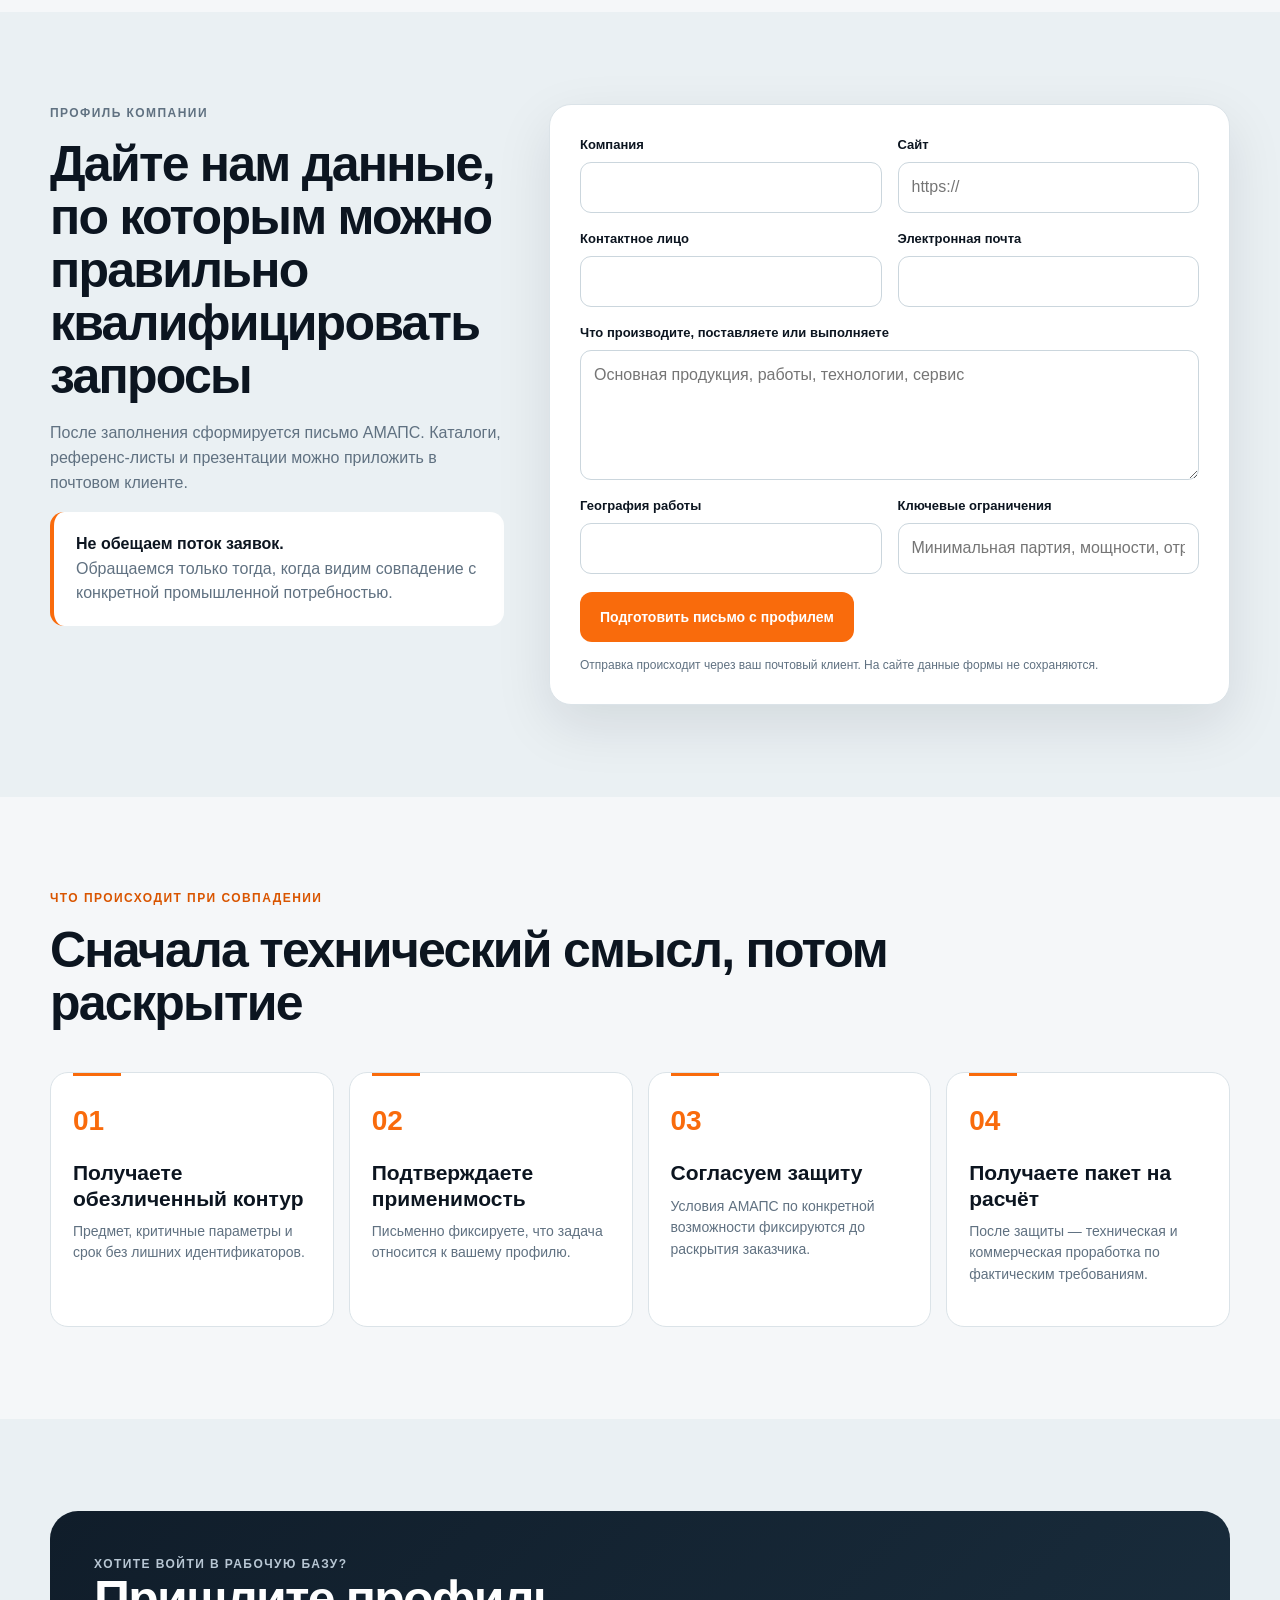
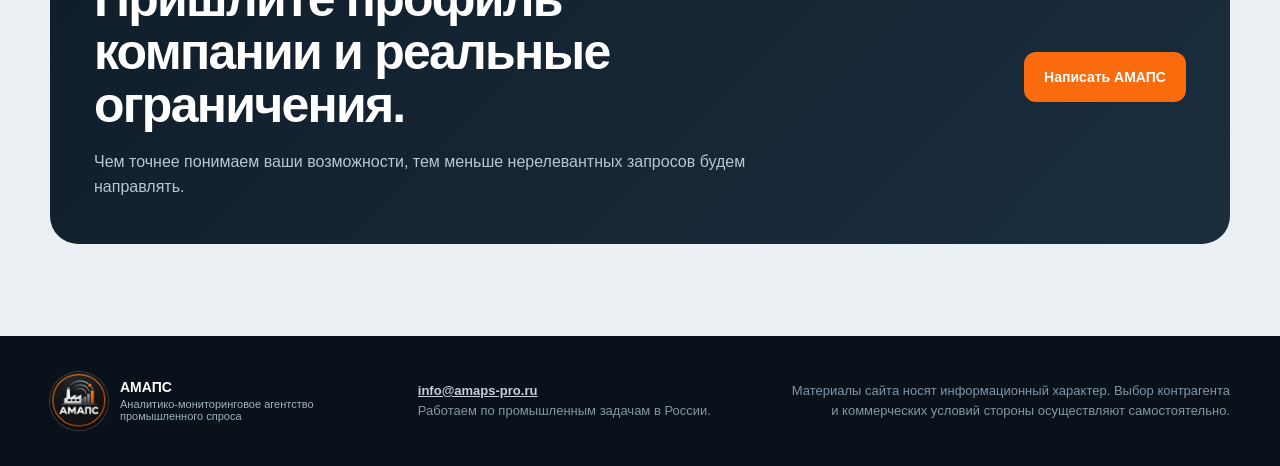
<file: executor.html>
<!DOCTYPE html><html lang="ru" data-amaps-build="conversion-preview-2026-10-02"><head>
<meta charset="utf-8"><meta name="viewport" content="width=device-width,initial-scale=1"><title>Промышленные возможности для производителей и поставщиков — АМАПС</title>
<meta name="description" content="АМАПС квалифицирует промышленные возможности и обращается к производителям, поставщикам и подрядчикам по задачам, соответствующим их профилю.">
<link rel="canonical" href="https://amaps-pro.ru/executor.html"><link rel="icon" href="amaps-logo-20260920-final.png" type="image/png"><link rel="stylesheet" href="styles.css"><script>
!function(t,e){var o,n,p,r;e.__SV||(window.posthog=e,e._i=[],e.init=function(i,s,a){function g(t,e){var o=e.split(".");2==o.length&&(t=t[o[0]],e=o[1]),t[e]=function(){t.push([e].concat(Array.prototype.slice.call(arguments,0)))}}(p=t.createElement("script")).type="text/javascript",p.crossOrigin="anonymous",p.async=!0,p.src=s.api_host.replace(".i.posthog.com","-assets.i.posthog.com")+"/static/array.js",(r=t.getElementsByTagName("script")[0]).parentNode.insertBefore(p,r);var u=e;for(void 0!==a?u=e[a]=[]:a="posthog",u.people=u.people||[],Object.defineProperty(u,"toString",{configurable:!0,enumerable:!0,writable:!0,value:function(t){var e="posthog";return"posthog"!==a&&(e+="."+a),t||(e+=" (stub)"),e}}),Object.defineProperty(u.people,"toString",{configurable:!0,enumerable:!0,writable:!0,value:function(){return u.toString(1)+".people (stub)"}}),o="init capture register register_once register_for_session unregister unregister_for_session getFeatureFlag getFeatureFlagResult isFeatureEnabled reloadFeatureFlags updateEarlyAccessFeatureEnrollment getEarlyAccessFeatures on onFeatureFlags onSessionId getSurveys getActiveMatchingSurveys renderSurvey canRenderSurvey getNextSurveyStep identify setPersonProperties group resetGroups setPersonPropertiesForFlags resetPersonPropertiesForFlags setGroupPropertiesForFlags resetGroupPropertiesForFlags reset get_distinct_id getGroups get_session_id get_session_replay_url alias set_config startSessionRecording stopSessionRecording sessionRecordingStarted captureException loadToolbar get_property getSessionProperty createPersonProfile opt_in_capturing opt_out_capturing has_opted_in_capturing has_opted_out_capturing clear_opt_in_out_capturing debug".split(" "),n=0;n<o.length;n++)g(u,o[n]);e._i.push([i,s,a])},e.__SV=1)}(document,window.posthog||[]);
posthog.init('phc_mGJcJEHnZPCwuQMf8ccYJTnKduigR8wWbEhCuC7cVSaF',{api_host:'https://eu.i.posthog.com',defaults:'2026-05-30'});
</script></head><body><header class="site-header"><div class="shell nav-wrap">
<a class="brand" href="index.html" aria-label="АМАПС — на главную"><img class="brand-logo" src="amaps-logo-20260920-final.png" alt="Логотип АМАПС"><span class="brand-copy"><strong>Аналитико-мониторинговое агентство</strong><small>промышленного спроса</small></span></a>
<button class="menu-toggle" data-menu-toggle aria-controls="main-menu" aria-expanded="false" type="button"><span></span><span></span><span></span><span class="sr-only">Открыть меню</span></button>
<nav class="main-nav" data-menu id="main-menu" aria-label="Основная навигация"><a href="customer.html">Заказчику</a><a href="executor.html">Исполнителю</a><a href="index.html#practice">Практика</a><a href="index.html#process">Как работаем</a><a class="nav-cta" data-amaps-event="contact_email" data-amaps-placement="nav" href="mailto:info@amaps-pro.ru">Связаться</a></nav>
</div></header>
<main><section class="hero"><div class="shell hero-grid"><div class="hero-copy"><div class="breadcrumb"><a href="index.html">АМАПС</a> → Исполнителю</div><p class="eyebrow">Для производителя, поставщика и подрядчика</p><h1>Подключаться к задачам, где ваша компания действительно подходит.</h1><p class="hero-lead">Мы не продаём базу тендеров. Сначала проверяем профиль и техническую применимость, затем фиксируем условия по конкретной возможности и только после этого раскрываем необходимую информацию.</p><div class="hero-actions"><a class="btn btn-primary" href="#profile" data-amaps-event="executor_form" data-amaps-placement="hero">Добавить профиль компании</a><a class="btn btn-ghost" href="mailto:info@amaps-pro.ru" data-amaps-event="executor_email" data-amaps-placement="hero">Написать напрямую</a></div></div><aside class="hero-side"><div class="hero-panel"><span class="panel-kicker">Принцип</span><strong>Меньше нерелевантных запросов, больше предметной квалификации.</strong><p>Если обязательные параметры не совпадают, задача не должна тратить время вашей команды на расчёт.</p></div></aside></div></section>

<div class="trustbar"><div class="shell trustgrid"><div class="trustitem"><strong>Конкретная возможность</strong><span>Обсуждаем не абстрактное «сотрудничество», а предметную задачу.</span></div><div class="trustitem"><strong>Обезличенный первый этап</strong><span>Заказчик и чувствительные данные не раскрываются без необходимости.</span></div><div class="trustitem"><strong>Условия до раскрытия</strong><span>Коммерческая защита и модель вознаграждения согласуются по возможности.</span></div></div></div>

<section class="section"><div class="shell"><div class="section-head"><p class="eyebrow">Как попадаете в рабочий контур</p><h2>Нам важна реальная компетенция, а не длинный каталог</h2></div><div class="card-grid"><article class="card"><span class="card-no">01</span><h3>Фиксируем профиль</h3><p>Продукция, работы, технологии, сервис, география и ключевые ограничения.</p></article><article class="card"><span class="card-no">02</span><h3>Сверяем с задачей</h3><p>До передачи полного пакета проверяем, есть ли технический смысл подключать компанию.</p></article><article class="card"><span class="card-no">03</span><h3>Фиксируем возможность</h3><p>Если профиль совпадает, письменно согласуем условия по конкретной возможности и переходим к расчёту.</p></article></div></div></section>

<section class="section section-muted" id="profile"><div class="shell form-shell"><div class="form-intro"><p class="eyebrow">Профиль компании</p><h2>Дайте нам данные, по которым можно правильно квалифицировать запросы</h2><p>После заполнения сформируется письмо АМАПС. Каталоги, референс-листы и презентации можно приложить в почтовом клиенте.</p><div class="notice"><strong>Не обещаем поток заявок.</strong><br>Обращаемся только тогда, когда видим совпадение с конкретной промышленной потребностью.</div></div>
<form class="form-card" data-mail-form data-lead-type="executor" data-subject="Профиль исполнителя для АМАПС">
<div class="form-grid"><div class="field"><label for="company">Компания</label><input id="company" name="company" data-label="Компания" required autocomplete="organization"></div><div class="field"><label for="site">Сайт</label><input id="site" name="site" data-label="Сайт" placeholder="https://"></div><div class="field"><label for="person">Контактное лицо</label><input id="person" name="contact" data-label="Контактное лицо" required autocomplete="name"></div><div class="field"><label for="mail">Электронная почта</label><input id="mail" name="email" type="email" data-label="Электронная почта" required autocomplete="email"></div><div class="field full"><label for="profileText">Что производите, поставляете или выполняете</label><textarea id="profileText" name="profile" data-label="Профиль" required placeholder="Основная продукция, работы, технологии, сервис"></textarea></div><div class="field"><label for="geo">География работы</label><input id="geo" name="geography" data-label="География"></div><div class="field"><label for="limits">Ключевые ограничения</label><input id="limits" name="limits" data-label="Ограничения" placeholder="Минимальная партия, мощности, отрасли и т.п."></div></div>
<button class="btn btn-primary" type="submit">Подготовить письмо с профилем</button><p class="form-note">Отправка происходит через ваш почтовый клиент. На сайте данные формы не сохраняются.</p></form></div></section>

<section class="section"><div class="shell"><div class="section-head"><p class="eyebrow">Что происходит при совпадении</p><h2>Сначала технический смысл, потом раскрытие</h2></div><ol class="steps"><li><span>01</span><h3>Получаете обезличенный контур</h3><p>Предмет, критичные параметры и срок без лишних идентификаторов.</p></li><li><span>02</span><h3>Подтверждаете применимость</h3><p>Письменно фиксируете, что задача относится к вашему профилю.</p></li><li><span>03</span><h3>Согласуем защиту</h3><p>Условия АМАПС по конкретной возможности фиксируются до раскрытия заказчика.</p></li><li><span>04</span><h3>Получаете пакет на расчёт</h3><p>После защиты — техническая и коммерческая проработка по фактическим требованиям.</p></li></ol></div></section>

<section class="section section-muted"><div class="shell cta-band"><div><p class="eyebrow">Хотите войти в рабочую базу?</p><h2>Пришлите профиль компании и реальные ограничения.</h2><p>Чем точнее понимаем ваши возможности, тем меньше нерелевантных запросов будем направлять.</p></div><div class="hero-actions"><a class="btn btn-primary" data-amaps-event="executor_email" data-amaps-placement="bottom" href="mailto:info@amaps-pro.ru?subject=Профиль%20исполнителя%20для%20АМАПС">Написать АМАПС</a></div></div></section>
</main><footer class="site-footer"><div class="shell footer-grid"><div class="brand"><img class="brand-logo" src="amaps-logo-20260920-final.png" alt="Логотип АМАПС"><span class="brand-copy"><strong>АМАПС</strong><small>Аналитико-мониторинговое агентство промышленного спроса</small></span></div><p><a class="footer-email" href="mailto:info@amaps-pro.ru">info@amaps-pro.ru</a><br>Работаем по промышленным задачам в России.</p><p class="footer-legal">Материалы сайта носят информационный характер. Выбор контрагента и коммерческих условий стороны осуществляют самостоятельно.</p></div></footer><script src="app.js"></script></body></html>
</file>
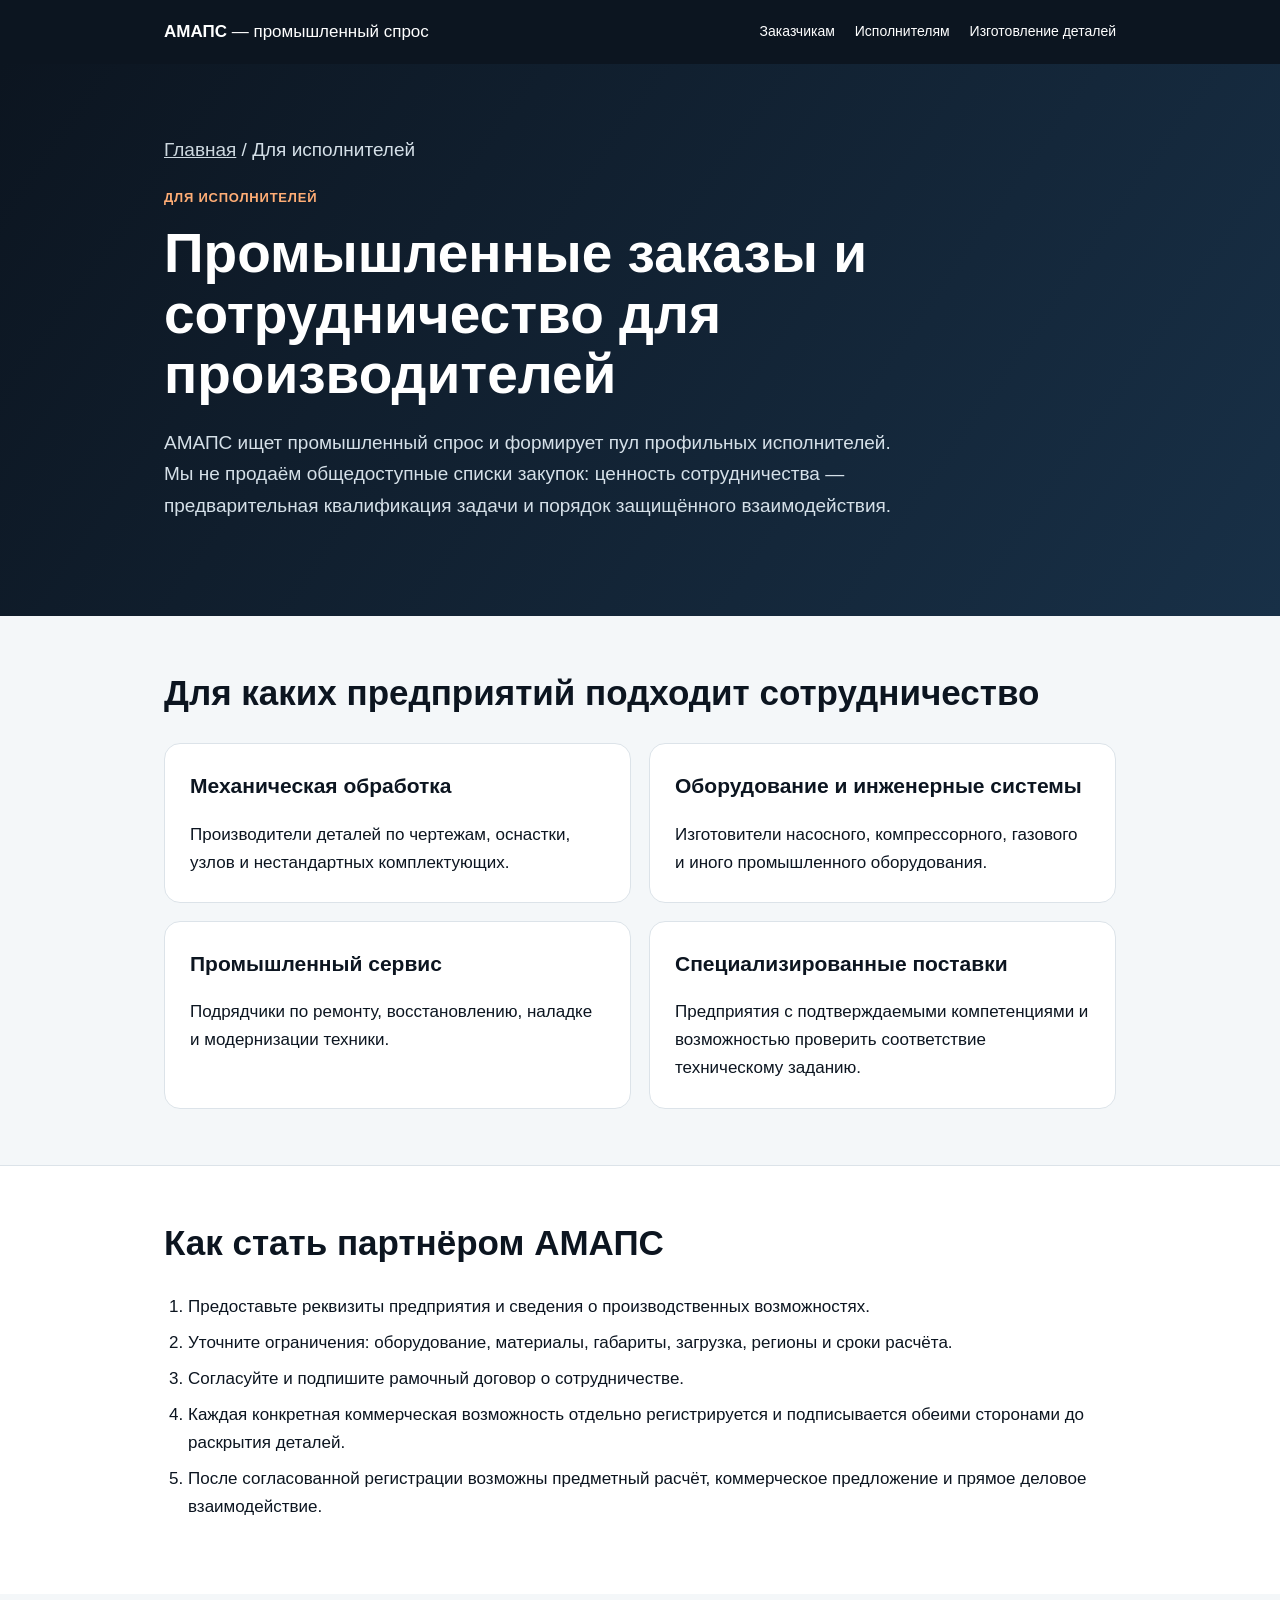
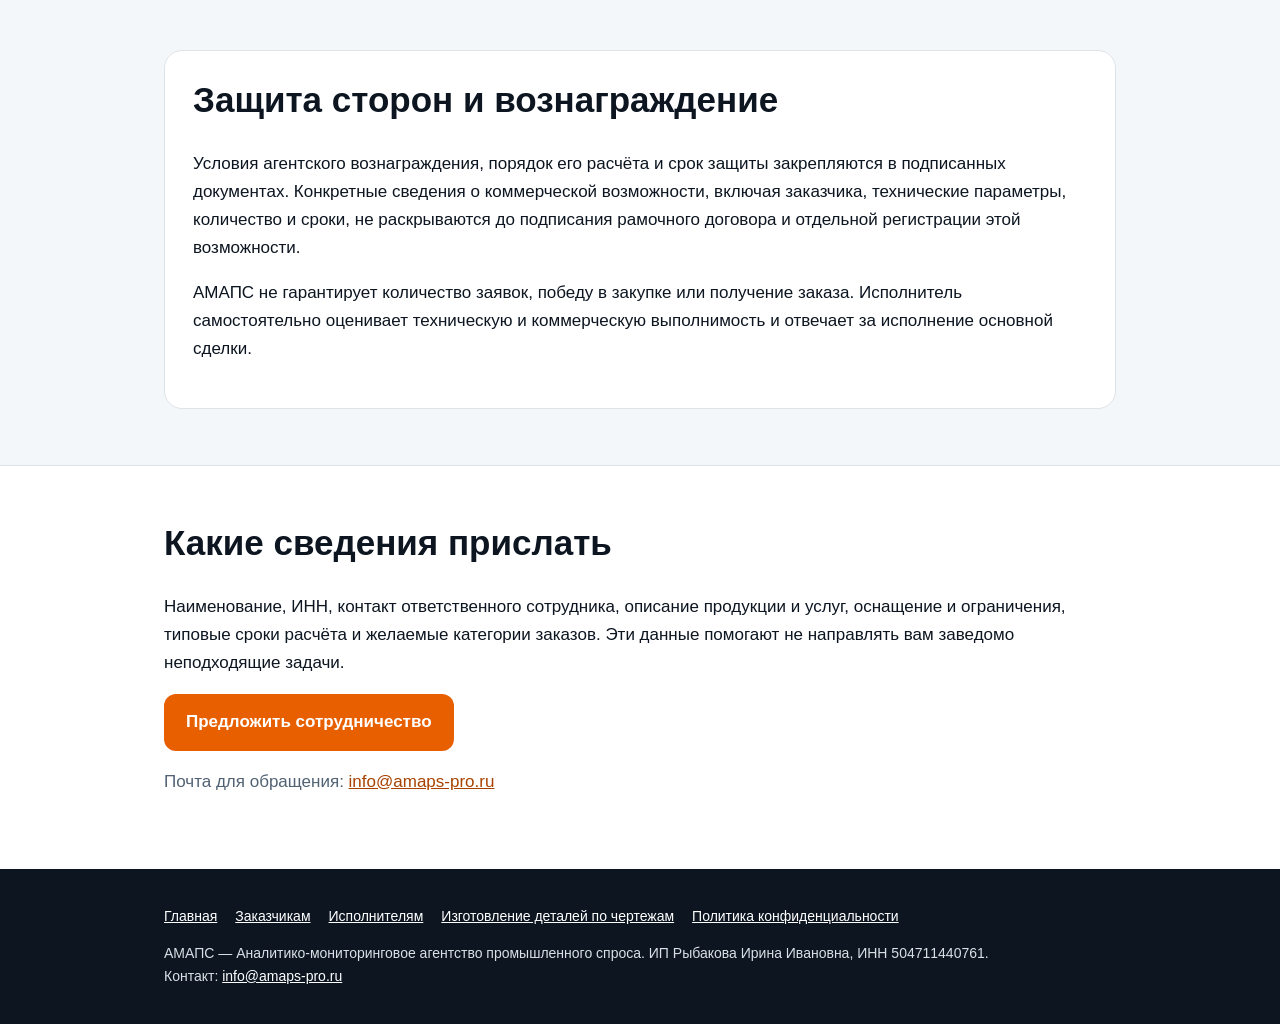
<file: ispolnitelyam.html>
<!doctype html>
<html lang="ru">
<head>
<meta charset="utf-8"/>
<meta name="viewport" content="width=device-width, initial-scale=1"/>
<meta name="robots" content="index,follow,max-snippet:-1,max-image-preview:large"/>
<title>Заказы для производителей и промышленных подрядчиков — АМАПС</title>
<meta name="description" content="Сотрудничество с АМАПС для производителей, поставщиков промышленного оборудования и подрядчиков. Профильные коммерческие возможности на согласованных условиях."/>
<link rel="canonical" href="https://amaps-pro.ru/ispolnitelyam.html"/>
<link rel="icon" href="/amaps-logo-20260920-final.png" type="image/png"/>
<meta property="og:type" content="website"/>
<meta property="og:locale" content="ru_RU"/>
<meta property="og:title" content="Заказы для производителей и промышленных подрядчиков — АМАПС"/>
<meta property="og:description" content="Сотрудничество с АМАПС для производителей, поставщиков промышленного оборудования и подрядчиков. Профильные коммерческие возможности на согласованных условиях."/>
<meta property="og:url" content="https://amaps-pro.ru/ispolnitelyam.html"/>
<meta property="og:image" content="https://amaps-pro.ru/og-amaps-20260920-final.png"/>
<script type="application/ld+json">{"@context":"https://schema.org","@type":"Organization","name":"АМАПС","legalName":"ИП Рыбакова Ирина Ивановна","url":"https://amaps-pro.ru/","email":"info@amaps-pro.ru","description":"Поиск и квалификация исполнителей промышленных задач, выявление и анализ промышленного спроса."}</script>
<style>:root{color-scheme:light;--ink:#0c1520;--muted:#506273;--orange:#e85f00;--bg:#f4f7f9;--line:#dce3e9}*{box-sizing:border-box}body{margin:0;font:17px/1.65 Arial,Helvetica,sans-serif;color:var(--ink);background:var(--bg)}a{color:#a84200}a:hover{text-decoration:underline}.wrap{max-width:1000px;padding:0 24px;margin:auto}.top{background:#0c1520;color:#fff;padding:18px 0}.top a{color:#fff;text-decoration:none}.top .nav{display:flex;justify-content:space-between;flex-wrap:wrap;gap:12px;align-items:center}.top nav{display:flex;gap:20px;flex-wrap:wrap;font-size:14px}.hero{background:linear-gradient(125deg,#0c1520,#183047);color:#fff;padding:70px 0 76px}.hero p{max-width:760px;color:#d5e0e8;font-size:19px}.tag{color:#ffad75;font-weight:bold;font-size:13px;letter-spacing:.06em;text-transform:uppercase}h1{font-size:clamp(36px,5vw,55px);line-height:1.1;max-width:900px;margin:12px 0 22px}h2{font-size:clamp(26px,3vw,35px);line-height:1.2;margin-top:0}h3{font-size:21px;margin:0 0 12px}main section{padding:56px 0}.panel{background:#fff;border:1px solid var(--line);border-radius:18px;padding:28px}.cards{display:grid;grid-template-columns:repeat(2,minmax(0,1fr));gap:18px}.cards>div{background:#fff;padding:25px;border:1px solid var(--line);border-radius:16px}.cards p{margin-bottom:0}.lead{font-size:20px;color:var(--muted);max-width:820px}.muted{color:var(--muted)}.cta{display:inline-block;border-radius:12px;background:var(--orange);padding:14px 22px;color:#fff;font-weight:700;text-decoration:none}.cta:hover{background:#cf5300;text-decoration:none}.next{background:#fff;border-top:1px solid var(--line)}footer{background:#0c1520;color:#d9e0e6;padding:36px 0;font-size:14px}footer a{color:#fff}footer nav{display:flex;flex-wrap:wrap;gap:18px;margin-bottom:14px}.crumb{font-size:13px;margin:0 0 18px}.crumb a{color:#cdd8df}.qa{border-bottom:1px solid var(--line);padding:18px 0}.qa p{margin-bottom:0}ul,ol{padding-left:24px}li+li{margin-top:8px}@media(max-width:660px){.cards{grid-template-columns:1fr}.hero{padding:50px 0}.top .nav{align-items:flex-start}.top nav{gap:10px 16px}}</style>
</head>
<body>
<header class="top"><div class="wrap nav"><a href="/" aria-label="АМАПС — на главную"><strong>АМАПС</strong> — промышленный спрос</a><nav aria-label="Навигация"><a href="/zakazchikam.html">Заказчикам</a><a href="/ispolnitelyam.html">Исполнителям</a><a href="/izgotovlenie-detalei-po-chertezham.html">Изготовление деталей</a></nav></div></header>
<main>
<div class="hero"><div class="wrap"><p class="crumb"><a href="/">Главная</a> / Для исполнителей</p><span class="tag">Для исполнителей</span><h1>Промышленные заказы и сотрудничество для производителей</h1><p>АМАПС ищет промышленный спрос и формирует пул профильных исполнителей. Мы не продаём общедоступные списки закупок: ценность сотрудничества — предварительная квалификация задачи и порядок защищённого взаимодействия.</p></div></div>
<section><div class="wrap"><h2>Для каких предприятий подходит сотрудничество</h2><div class="cards"><div><h3>Механическая обработка</h3><p>Производители деталей по чертежам, оснастки, узлов и нестандартных комплектующих.</p></div><div><h3>Оборудование и инженерные системы</h3><p>Изготовители насосного, компрессорного, газового и иного промышленного оборудования.</p></div><div><h3>Промышленный сервис</h3><p>Подрядчики по ремонту, восстановлению, наладке и модернизации техники.</p></div><div><h3>Специализированные поставки</h3><p>Предприятия с подтверждаемыми компетенциями и возможностью проверить соответствие техническому заданию.</p></div></div></div></section>
<section class="next"><div class="wrap"><h2>Как стать партнёром АМАПС</h2><ol><li>Предоставьте реквизиты предприятия и сведения о производственных возможностях.</li><li>Уточните ограничения: оборудование, материалы, габариты, загрузка, регионы и сроки расчёта.</li><li>Согласуйте и подпишите рамочный договор о сотрудничестве.</li><li>Каждая конкретная коммерческая возможность отдельно регистрируется и подписывается обеими сторонами до раскрытия деталей.</li><li>После согласованной регистрации возможны предметный расчёт, коммерческое предложение и прямое деловое взаимодействие.</li></ol></div></section>
<section><div class="wrap"><div class="panel"><h2>Защита сторон и вознаграждение</h2><p>Условия агентского вознаграждения, порядок его расчёта и срок защиты закрепляются в подписанных документах. Конкретные сведения о коммерческой возможности, включая заказчика, технические параметры, количество и сроки, не раскрываются до подписания рамочного договора и отдельной регистрации этой возможности.</p><p>АМАПС не гарантирует количество заявок, победу в закупке или получение заказа. Исполнитель самостоятельно оценивает техническую и коммерческую выполнимость и отвечает за исполнение основной сделки.</p></div></div></section>
<section class="next"><div class="wrap"><h2>Какие сведения прислать</h2><p>Наименование, ИНН, контакт ответственного сотрудника, описание продукции и услуг, оснащение и ограничения, типовые сроки расчёта и желаемые категории заказов. Эти данные помогают не направлять вам заведомо неподходящие задачи.</p><a class="cta" href="/#executor">Предложить сотрудничество</a><p class="muted">Почта для обращения: <a href="mailto:info@amaps-pro.ru">info@amaps-pro.ru</a></p></div></section>
</main>
<footer><div class="wrap"><nav aria-label="Разделы сайта"><a href="/">Главная</a><a href="/zakazchikam.html">Заказчикам</a><a href="/ispolnitelyam.html">Исполнителям</a><a href="/izgotovlenie-detalei-po-chertezham.html">Изготовление деталей по чертежам</a><a href="/privacy.html">Политика конфиденциальности</a></nav><div>АМАПС — Аналитико-мониторинговое агентство промышленного спроса. ИП Рыбакова Ирина Ивановна, ИНН 504711440761.</div><div>Контакт: <a href="mailto:info@amaps-pro.ru">info@amaps-pro.ru</a></div></div></footer>
</body>
</html>
</file>
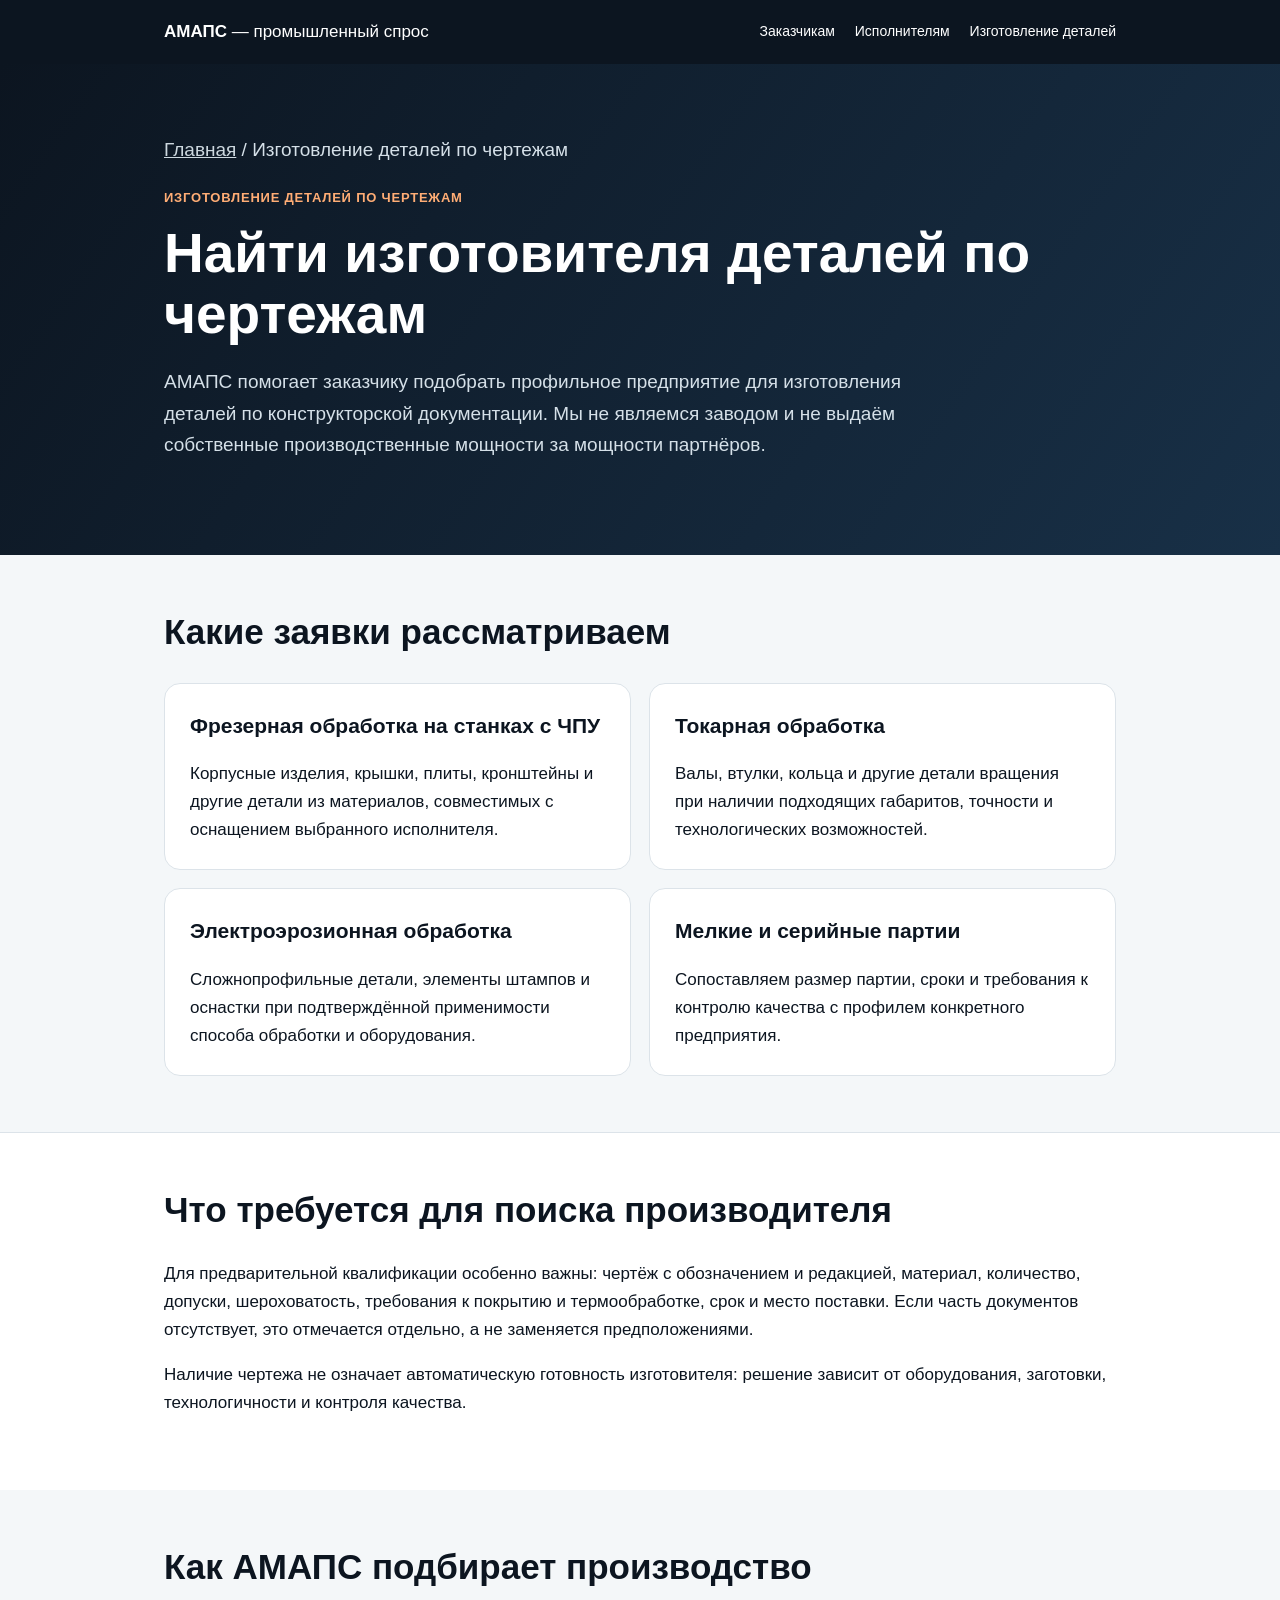
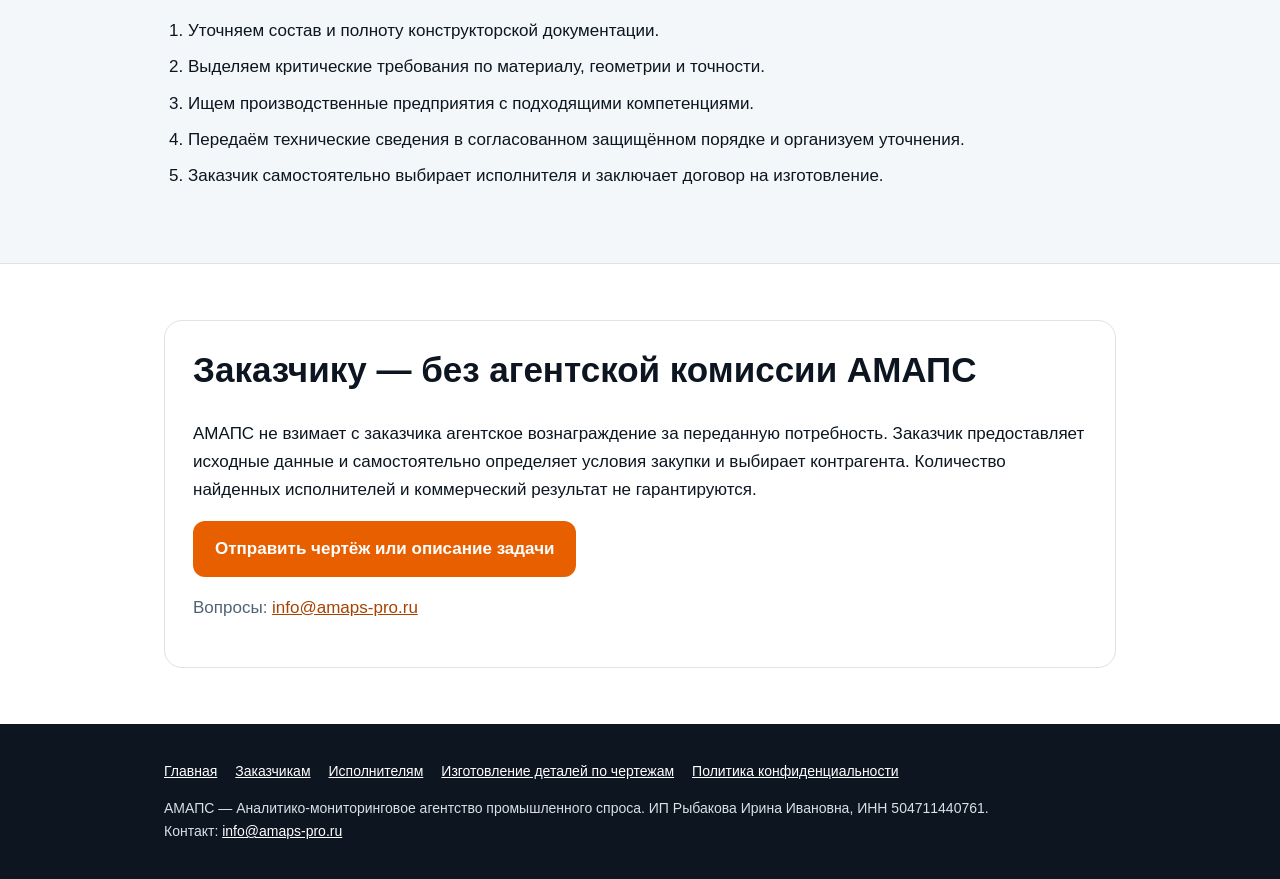
<file: izgotovlenie-detalei-po-chertezham.html>
<!doctype html>
<html lang="ru">
<head>
<meta charset="utf-8"/>
<meta name="viewport" content="width=device-width, initial-scale=1"/>
<meta name="robots" content="index,follow,max-snippet:-1,max-image-preview:large"/>
<title>Поиск изготовителей деталей по чертежам и КД — АМАПС</title>
<meta name="description" content="Поиск и квалификация производственных предприятий для изготовления деталей по чертежам: ЧПУ-обработка, оснастка, корпусные детали. АМАПС — посредник, не производство."/>
<link rel="canonical" href="https://amaps-pro.ru/izgotovlenie-detalei-po-chertezham.html"/>
<link rel="icon" href="/amaps-logo-20260920-final.png" type="image/png"/>
<meta property="og:type" content="website"/>
<meta property="og:locale" content="ru_RU"/>
<meta property="og:title" content="Поиск изготовителей деталей по чертежам и КД — АМАПС"/>
<meta property="og:description" content="Поиск и квалификация производственных предприятий для изготовления деталей по чертежам: ЧПУ-обработка, оснастка, корпусные детали. АМАПС — посредник, не производство."/>
<meta property="og:url" content="https://amaps-pro.ru/izgotovlenie-detalei-po-chertezham.html"/>
<meta property="og:image" content="https://amaps-pro.ru/og-amaps-20260920-final.png"/>
<script type="application/ld+json">{"@context":"https://schema.org","@type":"Organization","name":"АМАПС","legalName":"ИП Рыбакова Ирина Ивановна","url":"https://amaps-pro.ru/","email":"info@amaps-pro.ru","description":"Поиск и квалификация исполнителей промышленных задач, выявление и анализ промышленного спроса."}</script>
<style>:root{color-scheme:light;--ink:#0c1520;--muted:#506273;--orange:#e85f00;--bg:#f4f7f9;--line:#dce3e9}*{box-sizing:border-box}body{margin:0;font:17px/1.65 Arial,Helvetica,sans-serif;color:var(--ink);background:var(--bg)}a{color:#a84200}a:hover{text-decoration:underline}.wrap{max-width:1000px;padding:0 24px;margin:auto}.top{background:#0c1520;color:#fff;padding:18px 0}.top a{color:#fff;text-decoration:none}.top .nav{display:flex;justify-content:space-between;flex-wrap:wrap;gap:12px;align-items:center}.top nav{display:flex;gap:20px;flex-wrap:wrap;font-size:14px}.hero{background:linear-gradient(125deg,#0c1520,#183047);color:#fff;padding:70px 0 76px}.hero p{max-width:760px;color:#d5e0e8;font-size:19px}.tag{color:#ffad75;font-weight:bold;font-size:13px;letter-spacing:.06em;text-transform:uppercase}h1{font-size:clamp(36px,5vw,55px);line-height:1.1;max-width:900px;margin:12px 0 22px}h2{font-size:clamp(26px,3vw,35px);line-height:1.2;margin-top:0}h3{font-size:21px;margin:0 0 12px}main section{padding:56px 0}.panel{background:#fff;border:1px solid var(--line);border-radius:18px;padding:28px}.cards{display:grid;grid-template-columns:repeat(2,minmax(0,1fr));gap:18px}.cards>div{background:#fff;padding:25px;border:1px solid var(--line);border-radius:16px}.cards p{margin-bottom:0}.lead{font-size:20px;color:var(--muted);max-width:820px}.muted{color:var(--muted)}.cta{display:inline-block;border-radius:12px;background:var(--orange);padding:14px 22px;color:#fff;font-weight:700;text-decoration:none}.cta:hover{background:#cf5300;text-decoration:none}.next{background:#fff;border-top:1px solid var(--line)}footer{background:#0c1520;color:#d9e0e6;padding:36px 0;font-size:14px}footer a{color:#fff}footer nav{display:flex;flex-wrap:wrap;gap:18px;margin-bottom:14px}.crumb{font-size:13px;margin:0 0 18px}.crumb a{color:#cdd8df}.qa{border-bottom:1px solid var(--line);padding:18px 0}.qa p{margin-bottom:0}ul,ol{padding-left:24px}li+li{margin-top:8px}@media(max-width:660px){.cards{grid-template-columns:1fr}.hero{padding:50px 0}.top .nav{align-items:flex-start}.top nav{gap:10px 16px}}</style>
</head>
<body>
<header class="top"><div class="wrap nav"><a href="/" aria-label="АМАПС — на главную"><strong>АМАПС</strong> — промышленный спрос</a><nav aria-label="Навигация"><a href="/zakazchikam.html">Заказчикам</a><a href="/ispolnitelyam.html">Исполнителям</a><a href="/izgotovlenie-detalei-po-chertezham.html">Изготовление деталей</a></nav></div></header>
<main>
<div class="hero"><div class="wrap"><p class="crumb"><a href="/">Главная</a> / Изготовление деталей по чертежам</p><span class="tag">Изготовление деталей по чертежам</span><h1>Найти изготовителя деталей по чертежам</h1><p>АМАПС помогает заказчику подобрать профильное предприятие для изготовления деталей по конструкторской документации. Мы не являемся заводом и не выдаём собственные производственные мощности за мощности партнёров.</p></div></div>
<section><div class="wrap"><h2>Какие заявки рассматриваем</h2><div class="cards"><div><h3>Фрезерная обработка на станках с ЧПУ</h3><p>Корпусные изделия, крышки, плиты, кронштейны и другие детали из материалов, совместимых с оснащением выбранного исполнителя.</p></div><div><h3>Токарная обработка</h3><p>Валы, втулки, кольца и другие детали вращения при наличии подходящих габаритов, точности и технологических возможностей.</p></div><div><h3>Электроэрозионная обработка</h3><p>Сложнопрофильные детали, элементы штампов и оснастки при подтверждённой применимости способа обработки и оборудования.</p></div><div><h3>Мелкие и серийные партии</h3><p>Сопоставляем размер партии, сроки и требования к контролю качества с профилем конкретного предприятия.</p></div></div></div></section>
<section class="next"><div class="wrap"><h2>Что требуется для поиска производителя</h2><p>Для предварительной квалификации особенно важны: чертёж с обозначением и редакцией, материал, количество, допуски, шероховатость, требования к покрытию и термообработке, срок и место поставки. Если часть документов отсутствует, это отмечается отдельно, а не заменяется предположениями.</p><p>Наличие чертежа не означает автоматическую готовность изготовителя: решение зависит от оборудования, заготовки, технологичности и контроля качества.</p></div></section>
<section><div class="wrap"><h2>Как АМАПС подбирает производство</h2><ol><li>Уточняем состав и полноту конструкторской документации.</li><li>Выделяем критические требования по материалу, геометрии и точности.</li><li>Ищем производственные предприятия с подходящими компетенциями.</li><li>Передаём технические сведения в согласованном защищённом порядке и организуем уточнения.</li><li>Заказчик самостоятельно выбирает исполнителя и заключает договор на изготовление.</li></ol></div></section>
<section class="next"><div class="wrap"><div class="panel"><h2>Заказчику — без агентской комиссии АМАПС</h2><p>АМАПС не взимает с заказчика агентское вознаграждение за переданную потребность. Заказчик предоставляет исходные данные и самостоятельно определяет условия закупки и выбирает контрагента. Количество найденных исполнителей и коммерческий результат не гарантируются.</p><a class="cta" href="/#request">Отправить чертёж или описание задачи</a><p class="muted">Вопросы: <a href="mailto:info@amaps-pro.ru">info@amaps-pro.ru</a></p></div></div></section>
</main>
<footer><div class="wrap"><nav aria-label="Разделы сайта"><a href="/">Главная</a><a href="/zakazchikam.html">Заказчикам</a><a href="/ispolnitelyam.html">Исполнителям</a><a href="/izgotovlenie-detalei-po-chertezham.html">Изготовление деталей по чертежам</a><a href="/privacy.html">Политика конфиденциальности</a></nav><div>АМАПС — Аналитико-мониторинговое агентство промышленного спроса. ИП Рыбакова Ирина Ивановна, ИНН 504711440761.</div><div>Контакт: <a href="mailto:info@amaps-pro.ru">info@amaps-pro.ru</a></div></div></footer>
</body>
</html>
</file>
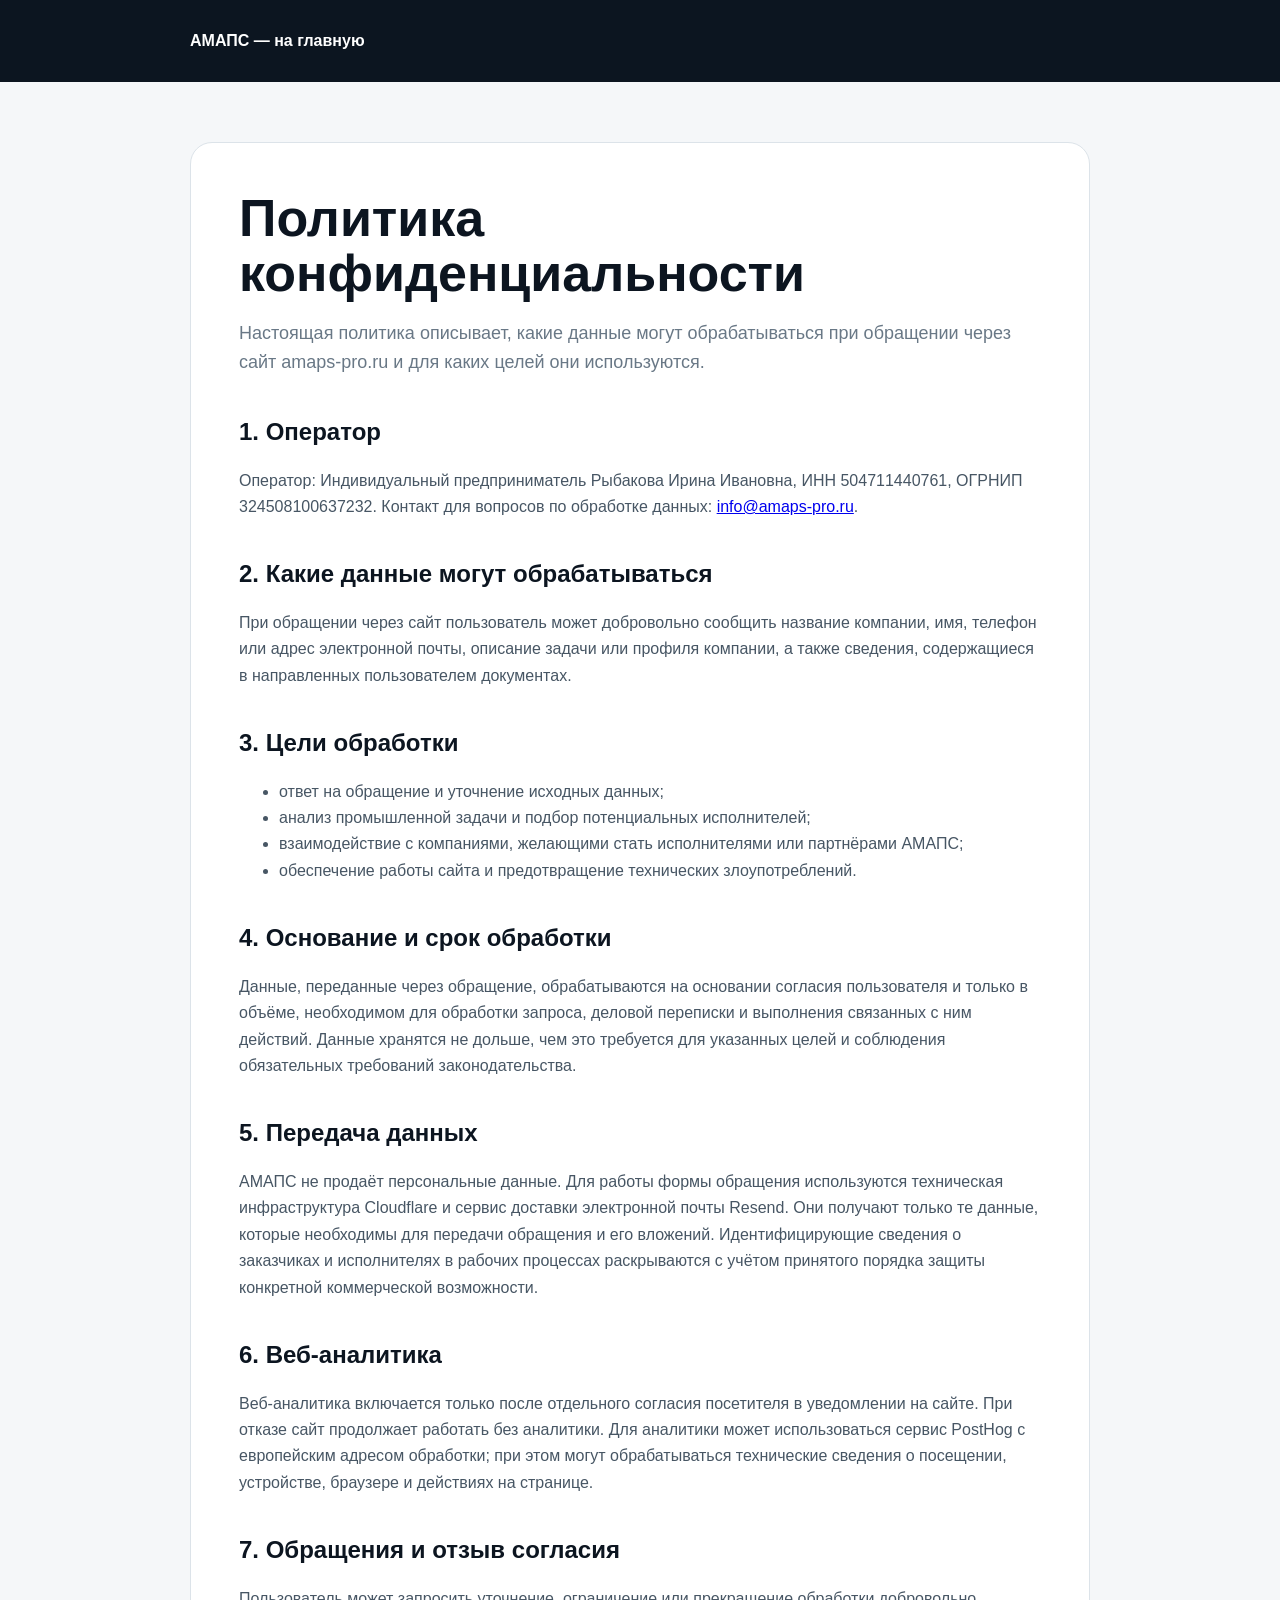
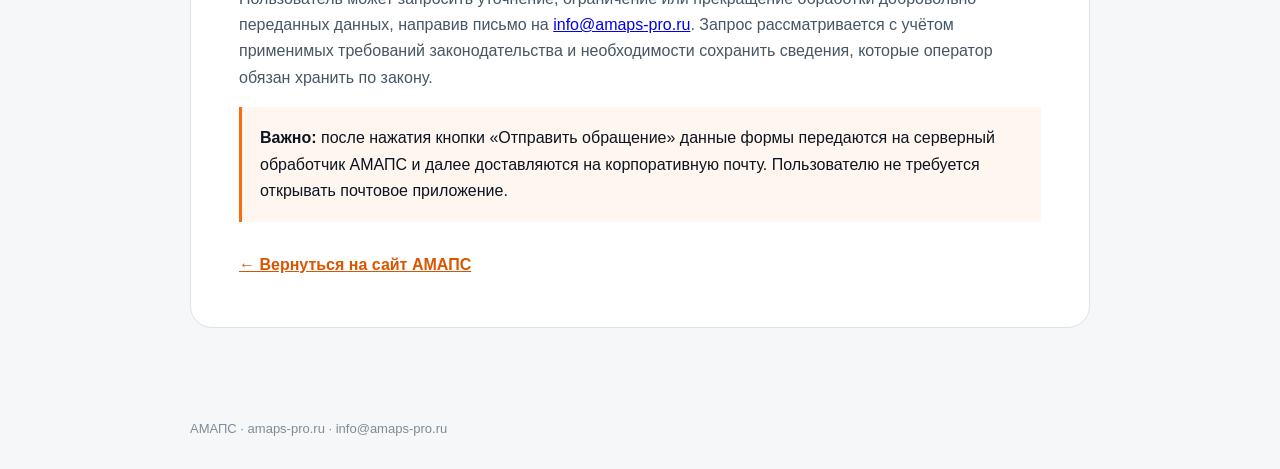
<file: privacy.html>
<!DOCTYPE html>
<html lang="ru">
<head>
<meta charset="utf-8"/>
<meta name="viewport" content="width=device-width, initial-scale=1"/>
<meta name="robots" content="index,follow"/>
<link rel="canonical" href="https://amaps-pro.ru/privacy.html"/>
<title>Политика конфиденциальности — АМАПС</title>
<style>
:root{--ink:#0c1520;--paper:#f5f7f9;--white:#fff;--muted:#647282;--line:#dce3e9;--accent:#f96b0c;--shell:min(900px,calc(100% - 32px))}*{box-sizing:border-box}body{margin:0;font-family:Arial,Helvetica,sans-serif;background:var(--paper);color:var(--ink);line-height:1.65}.shell{width:var(--shell);margin:auto}.top{background:var(--ink);color:#fff;padding:28px 0}.top a{color:#fff;text-decoration:none;font-weight:800}.main{padding:60px 0}.card{background:#fff;border:1px solid var(--line);border-radius:22px;padding:clamp(24px,5vw,48px)}h1{font-size:clamp(34px,5vw,52px);line-height:1.05;margin:0 0 16px}h2{font-size:24px;margin:34px 0 12px}p,li{color:#475664}.lead{font-size:18px;color:#697886}.note{padding:18px;border-left:3px solid var(--accent);background:#fff6ef}.back{display:inline-block;margin-top:30px;color:#d95500;font-weight:800}.foot{padding:30px 0;color:#7d8c98;font-size:13px}
</style>
</head>
<body>
<header class="top"><div class="shell"><a href="/">АМАПС — на главную</a></div></header>
<main class="main"><div class="shell"><article class="card"><h1>Политика конфиденциальности</h1><p class="lead">Настоящая политика описывает, какие данные могут обрабатываться при обращении через сайт amaps-pro.ru и для каких целей они используются.</p>
<h2>1. Оператор</h2><p>Оператор: Индивидуальный предприниматель Рыбакова Ирина Ивановна, ИНН 504711440761, ОГРНИП 324508100637232. Контакт для вопросов по обработке данных: <a href="mailto:info@amaps-pro.ru">info@amaps-pro.ru</a>.</p>
<h2>2. Какие данные могут обрабатываться</h2><p>При обращении через сайт пользователь может добровольно сообщить название компании, имя, телефон или адрес электронной почты, описание задачи или профиля компании, а также сведения, содержащиеся в направленных пользователем документах.</p>
<h2>3. Цели обработки</h2><ul><li>ответ на обращение и уточнение исходных данных;</li><li>анализ промышленной задачи и подбор потенциальных исполнителей;</li><li>взаимодействие с компаниями, желающими стать исполнителями или партнёрами АМАПС;</li><li>обеспечение работы сайта и предотвращение технических злоупотреблений.</li></ul>
<h2>4. Основание и срок обработки</h2><p>Данные, переданные через обращение, обрабатываются на основании согласия пользователя и только в объёме, необходимом для обработки запроса, деловой переписки и выполнения связанных с ним действий. Данные хранятся не дольше, чем это требуется для указанных целей и соблюдения обязательных требований законодательства.</p>
<h2>5. Передача данных</h2><p>АМАПС не продаёт персональные данные. Для работы формы обращения используются техническая инфраструктура Cloudflare и сервис доставки электронной почты Resend. Они получают только те данные, которые необходимы для передачи обращения и его вложений. Идентифицирующие сведения о заказчиках и исполнителях в рабочих процессах раскрываются с учётом принятого порядка защиты конкретной коммерческой возможности.</p>
<h2>6. Веб-аналитика</h2><p>Веб-аналитика включается только после отдельного согласия посетителя в уведомлении на сайте. При отказе сайт продолжает работать без аналитики. Для аналитики может использоваться сервис PostHog с европейским адресом обработки; при этом могут обрабатываться технические сведения о посещении, устройстве, браузере и действиях на странице.</p>
<h2>7. Обращения и отзыв согласия</h2><p>Пользователь может запросить уточнение, ограничение или прекращение обработки добровольно переданных данных, направив письмо на <a href="mailto:info@amaps-pro.ru">info@amaps-pro.ru</a>. Запрос рассматривается с учётом применимых требований законодательства и необходимости сохранить сведения, которые оператор обязан хранить по закону.</p>
<div class="note"><strong>Важно:</strong> после нажатия кнопки «Отправить обращение» данные формы передаются на серверный обработчик АМАПС и далее доставляются на корпоративную почту. Пользователю не требуется открывать почтовое приложение.</div>
<a class="back" href="/">← Вернуться на сайт АМАПС</a></article></div></main>
<footer class="foot"><div class="shell">АМАПС · amaps-pro.ru · info@amaps-pro.ru</div></footer>
</body>
</html>
</file>
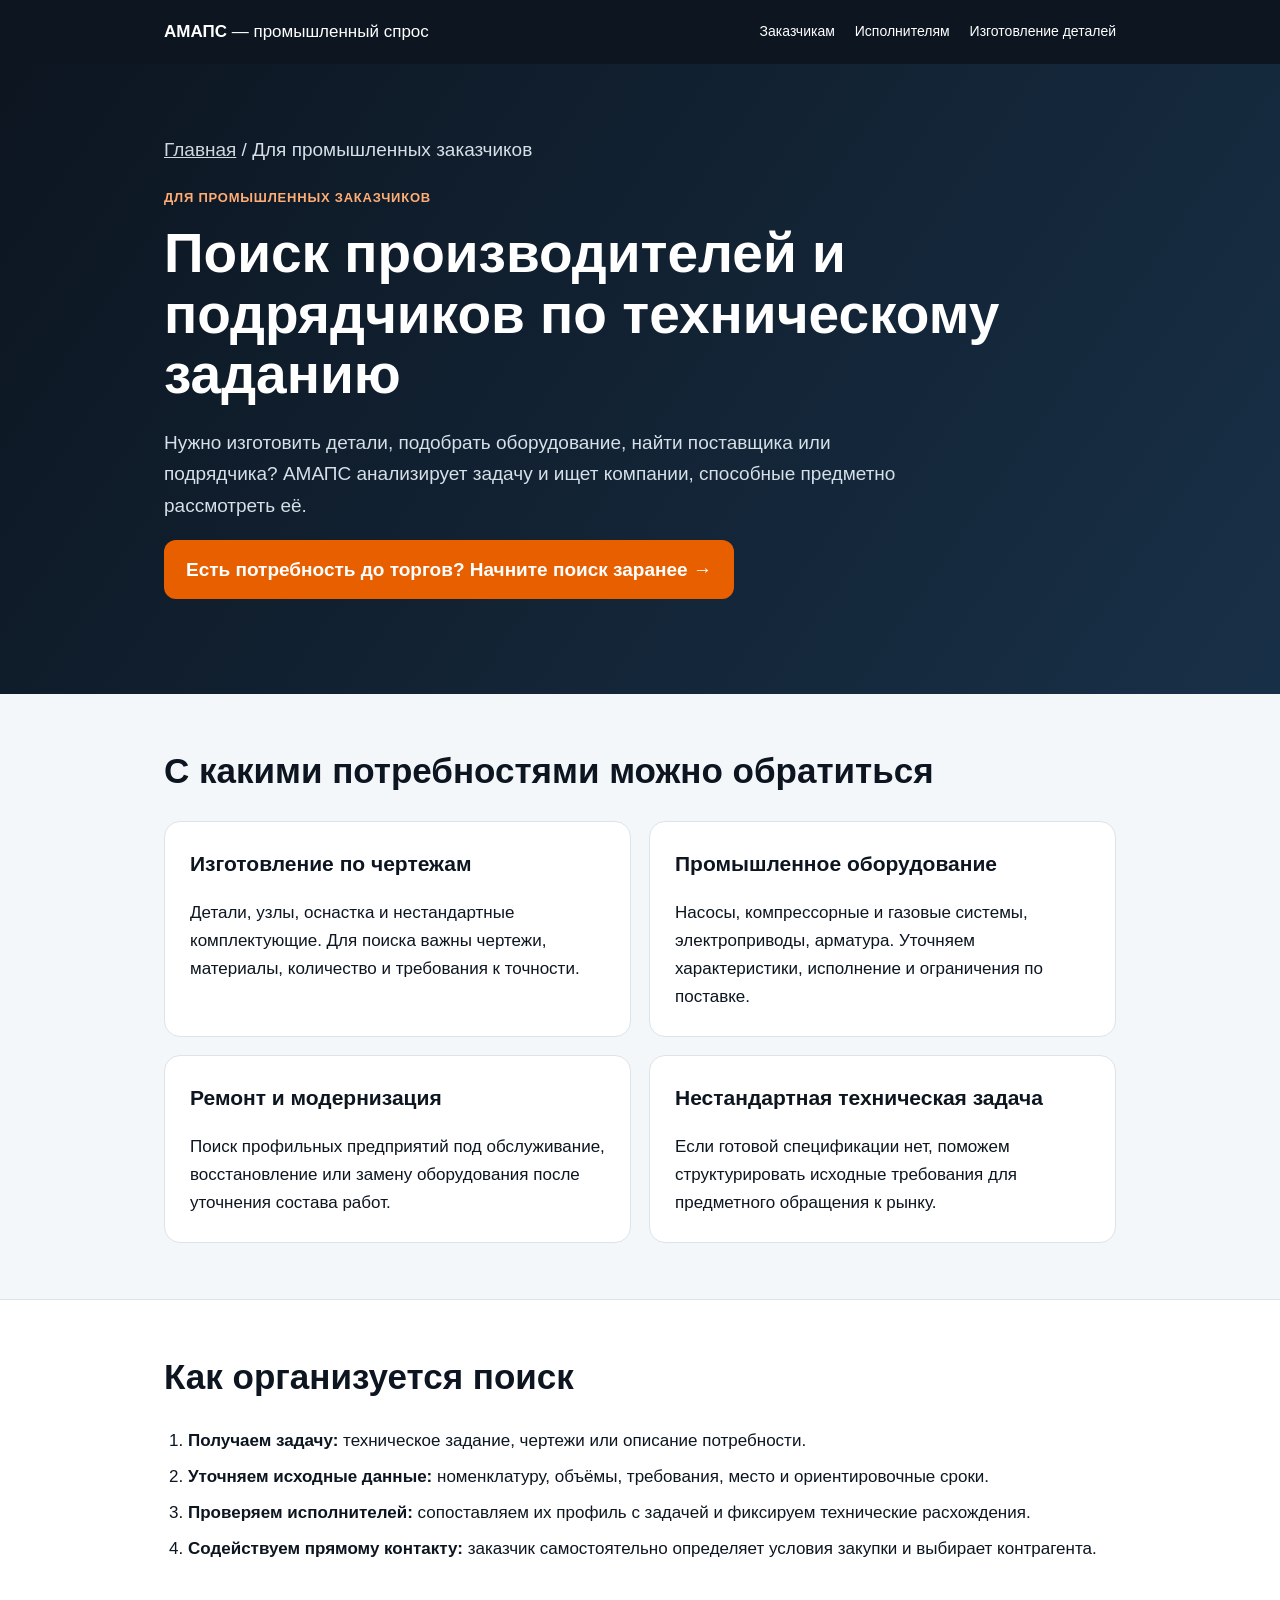
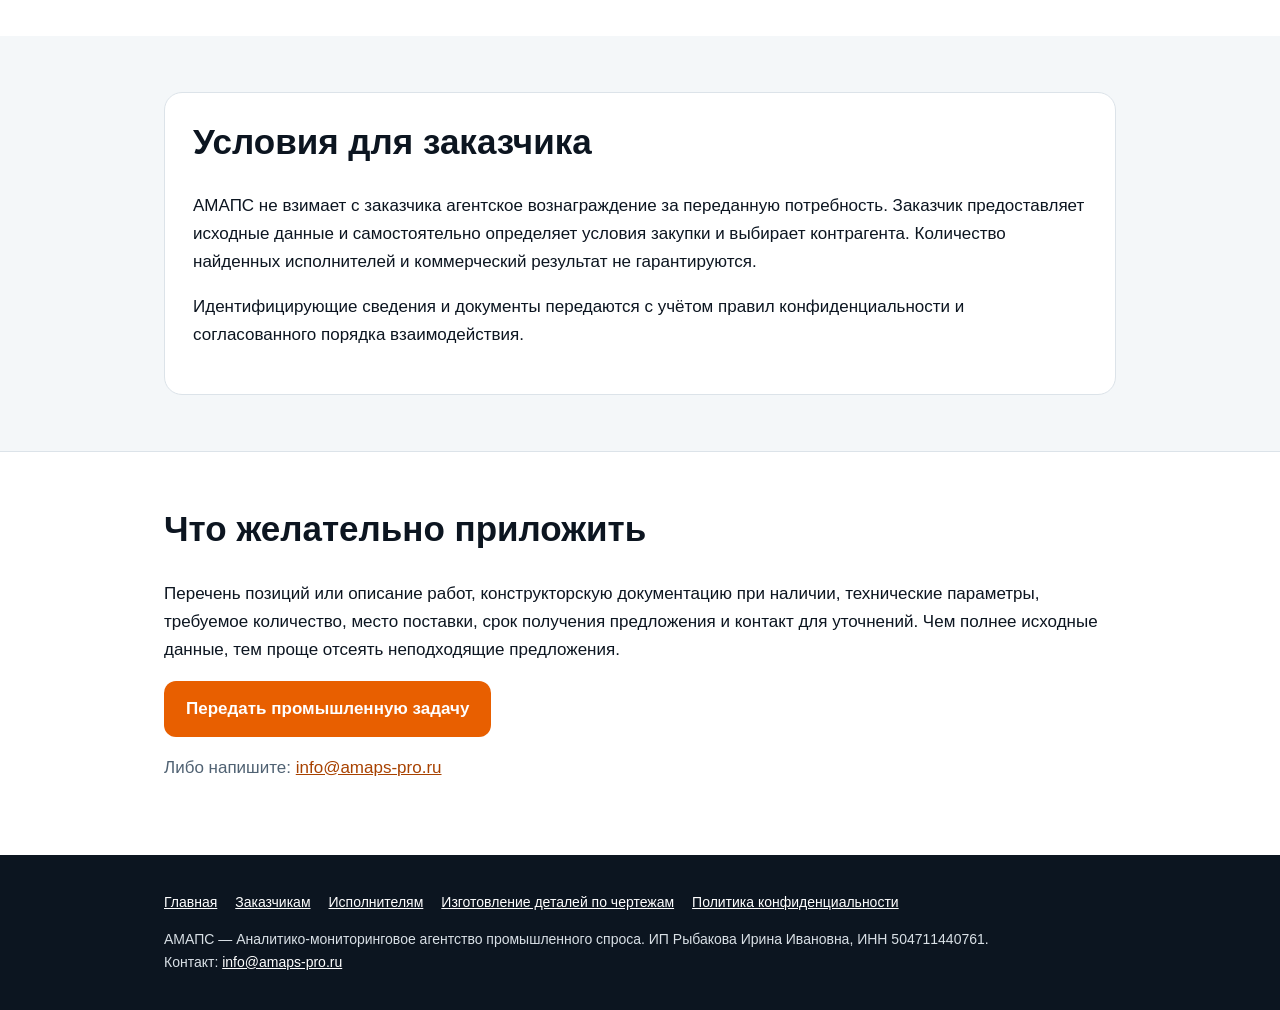
<file: zakazchikam.html>
<!doctype html>
<html lang="ru">
<head>
<meta charset="utf-8"/>
<meta name="viewport" content="width=device-width, initial-scale=1"/>
<meta name="robots" content="index,follow,max-snippet:-1,max-image-preview:large"/>
<title>Поиск производителей и подрядчиков по ТЗ — АМАПС</title>
<meta name="description" content="Помогаем промышленным заказчикам искать и квалифицировать производителей, поставщиков и подрядчиков под техническое задание. Без агентской комиссии заказчику."/>
<link rel="canonical" href="https://amaps-pro.ru/zakazchikam.html"/>
<link rel="icon" href="/amaps-logo-20260920-final.png" type="image/png"/>
<meta property="og:type" content="website"/>
<meta property="og:locale" content="ru_RU"/>
<meta property="og:title" content="Поиск производителей и подрядчиков по ТЗ — АМАПС"/>
<meta property="og:description" content="Помогаем промышленным заказчикам искать и квалифицировать производителей, поставщиков и подрядчиков под техническое задание. Без агентской комиссии заказчику."/>
<meta property="og:url" content="https://amaps-pro.ru/zakazchikam.html"/>
<meta property="og:image" content="https://amaps-pro.ru/og-amaps-20260920-final.png"/>
<script type="application/ld+json">{"@context":"https://schema.org","@type":"Organization","name":"АМАПС","legalName":"ИП Рыбакова Ирина Ивановна","url":"https://amaps-pro.ru/","email":"info@amaps-pro.ru","description":"Поиск и квалификация исполнителей промышленных задач, выявление и анализ промышленного спроса."}</script>
<style>:root{color-scheme:light;--ink:#0c1520;--muted:#506273;--orange:#e85f00;--bg:#f4f7f9;--line:#dce3e9}*{box-sizing:border-box}body{margin:0;font:17px/1.65 Arial,Helvetica,sans-serif;color:var(--ink);background:var(--bg)}a{color:#a84200}a:hover{text-decoration:underline}.wrap{max-width:1000px;padding:0 24px;margin:auto}.top{background:#0c1520;color:#fff;padding:18px 0}.top a{color:#fff;text-decoration:none}.top .nav{display:flex;justify-content:space-between;flex-wrap:wrap;gap:12px;align-items:center}.top nav{display:flex;gap:20px;flex-wrap:wrap;font-size:14px}.hero{background:linear-gradient(125deg,#0c1520,#183047);color:#fff;padding:70px 0 76px}.hero p{max-width:760px;color:#d5e0e8;font-size:19px}.tag{color:#ffad75;font-weight:bold;font-size:13px;letter-spacing:.06em;text-transform:uppercase}h1{font-size:clamp(36px,5vw,55px);line-height:1.1;max-width:900px;margin:12px 0 22px}h2{font-size:clamp(26px,3vw,35px);line-height:1.2;margin-top:0}h3{font-size:21px;margin:0 0 12px}main section{padding:56px 0}.panel{background:#fff;border:1px solid var(--line);border-radius:18px;padding:28px}.cards{display:grid;grid-template-columns:repeat(2,minmax(0,1fr));gap:18px}.cards>div{background:#fff;padding:25px;border:1px solid var(--line);border-radius:16px}.cards p{margin-bottom:0}.lead{font-size:20px;color:var(--muted);max-width:820px}.muted{color:var(--muted)}.cta{display:inline-block;border-radius:12px;background:var(--orange);padding:14px 22px;color:#fff;font-weight:700;text-decoration:none}.cta:hover{background:#cf5300;text-decoration:none}.next{background:#fff;border-top:1px solid var(--line)}footer{background:#0c1520;color:#d9e0e6;padding:36px 0;font-size:14px}footer a{color:#fff}footer nav{display:flex;flex-wrap:wrap;gap:18px;margin-bottom:14px}.crumb{font-size:13px;margin:0 0 18px}.crumb a{color:#cdd8df}.qa{border-bottom:1px solid var(--line);padding:18px 0}.qa p{margin-bottom:0}ul,ol{padding-left:24px}li+li{margin-top:8px}@media(max-width:660px){.cards{grid-template-columns:1fr}.hero{padding:50px 0}.top .nav{align-items:flex-start}.top nav{gap:10px 16px}}</style>
</head>
<body>
<header class="top"><div class="wrap nav"><a href="/" aria-label="АМАПС — на главную"><strong>АМАПС</strong> — промышленный спрос</a><nav aria-label="Навигация"><a href="/zakazchikam.html">Заказчикам</a><a href="/ispolnitelyam.html">Исполнителям</a><a href="/izgotovlenie-detalei-po-chertezham.html">Изготовление деталей</a></nav></div></header>
<main>
<div class="hero"><div class="wrap"><p class="crumb"><a href="/">Главная</a> / Для промышленных заказчиков</p><span class="tag">Для промышленных заказчиков</span><h1>Поиск производителей и подрядчиков по техническому заданию</h1><p>Нужно изготовить детали, подобрать оборудование, найти поставщика или подрядчика? АМАПС анализирует задачу и ищет компании, способные предметно рассмотреть её.</p><p><a class="cta" href="/do-tendera.html">Есть потребность до торгов? Начните поиск заранее →</a></p></div></div>
<section><div class="wrap"><h2>С какими потребностями можно обратиться</h2><div class="cards"><div><h3>Изготовление по чертежам</h3><p>Детали, узлы, оснастка и нестандартные комплектующие. Для поиска важны чертежи, материалы, количество и требования к точности.</p></div><div><h3>Промышленное оборудование</h3><p>Насосы, компрессорные и газовые системы, электроприводы, арматура. Уточняем характеристики, исполнение и ограничения по поставке.</p></div><div><h3>Ремонт и модернизация</h3><p>Поиск профильных предприятий под обслуживание, восстановление или замену оборудования после уточнения состава работ.</p></div><div><h3>Нестандартная техническая задача</h3><p>Если готовой спецификации нет, поможем структурировать исходные требования для предметного обращения к рынку.</p></div></div></div></section>
<section class="next"><div class="wrap"><h2>Как организуется поиск</h2><ol><li><strong>Получаем задачу:</strong> техническое задание, чертежи или описание потребности.</li><li><strong>Уточняем исходные данные:</strong> номенклатуру, объёмы, требования, место и ориентировочные сроки.</li><li><strong>Проверяем исполнителей:</strong> сопоставляем их профиль с задачей и фиксируем технические расхождения.</li><li><strong>Содействуем прямому контакту:</strong> заказчик самостоятельно определяет условия закупки и выбирает контрагента.</li></ol></div></section>
<section><div class="wrap"><div class="panel"><h2>Условия для заказчика</h2><p>АМАПС не взимает с заказчика агентское вознаграждение за переданную потребность. Заказчик предоставляет исходные данные и самостоятельно определяет условия закупки и выбирает контрагента. Количество найденных исполнителей и коммерческий результат не гарантируются.</p><p>Идентифицирующие сведения и документы передаются с учётом правил конфиденциальности и согласованного порядка взаимодействия.</p></div></div></section>
<section class="next"><div class="wrap"><h2>Что желательно приложить</h2><p>Перечень позиций или описание работ, конструкторскую документацию при наличии, технические параметры, требуемое количество, место поставки, срок получения предложения и контакт для уточнений. Чем полнее исходные данные, тем проще отсеять неподходящие предложения.</p><a class="cta" href="/#request">Передать промышленную задачу</a><p class="muted">Либо напишите: <a href="mailto:info@amaps-pro.ru">info@amaps-pro.ru</a></p></div></section>
</main>
<footer><div class="wrap"><nav aria-label="Разделы сайта"><a href="/">Главная</a><a href="/zakazchikam.html">Заказчикам</a><a href="/ispolnitelyam.html">Исполнителям</a><a href="/izgotovlenie-detalei-po-chertezham.html">Изготовление деталей по чертежам</a><a href="/privacy.html">Политика конфиденциальности</a></nav><div>АМАПС — Аналитико-мониторинговое агентство промышленного спроса. ИП Рыбакова Ирина Ивановна, ИНН 504711440761.</div><div>Контакт: <a href="mailto:info@amaps-pro.ru">info@amaps-pro.ru</a></div></div></footer>
</body>
</html>
</file>
<file: styles.css>
:root{
  --ink:#0c1520;--ink2:#142433;--paper:#f5f7f9;--white:#fff;--muted:#607181;
  --line:#dbe3e8;--accent:#f96b0c;--accent2:#d95500;--soft:#fff0e6;
  --ok:#1f7a4f;--shadow:0 20px 55px rgba(10,24,38,.10);--radius:22px;
  --shell:min(1180px,calc(100% - 40px))
}
*{box-sizing:border-box}html{scroll-behavior:smooth}body{margin:0;font-family:Arial,Helvetica,sans-serif;background:var(--paper);color:var(--ink);font-size:16px;line-height:1.55}
a{color:inherit}.shell{width:var(--shell);margin-inline:auto}.sr-only{position:absolute;width:1px;height:1px;padding:0;margin:-1px;overflow:hidden;clip:rect(0,0,0,0);white-space:nowrap;border:0}
.site-header{position:sticky;top:0;z-index:100;background:rgba(12,21,32,.96);backdrop-filter:blur(14px);border-bottom:1px solid rgba(255,255,255,.08)}
.nav-wrap{min-height:76px;display:flex;align-items:center;justify-content:space-between;gap:24px}.brand{display:inline-flex;align-items:center;gap:12px;text-decoration:none}
.brand-logo{width:58px;height:58px;border-radius:50%;object-fit:cover;box-shadow:0 0 0 1px rgba(255,255,255,.18)}
.brand-copy{display:flex;flex-direction:column;line-height:1.1}.brand-copy strong{color:#fff;font-size:14px}.brand-copy small{color:#9fb1c1;font-size:11px;margin-top:3px}
.main-nav{display:flex;align-items:center;gap:22px}.main-nav a{color:#dbe4ec;text-decoration:none;font-size:14px;font-weight:700}.main-nav a:hover{color:#fff}.nav-cta{padding:10px 14px;border:1px solid rgba(255,255,255,.25);border-radius:12px}
.menu-toggle{display:none;background:none;border:0;padding:8px}.menu-toggle span:not(.sr-only){display:block;width:24px;height:2px;background:#fff;margin:5px 0}
.hero{position:relative;overflow:hidden;background:radial-gradient(circle at 78% 18%,rgba(249,107,12,.16),transparent 34%),linear-gradient(135deg,#0b141e 0%,#132231 64%,#0b151f 100%);color:#fff}
.hero-grid{position:relative;min-height:660px;display:grid;grid-template-columns:minmax(0,1.35fr) minmax(300px,.75fr);gap:64px;align-items:center;padding:86px 0}
.hero-grid.hero-image:before{content:"";position:absolute;right:-25px;top:20px;width:clamp(340px,36vw,520px);aspect-ratio:16/9;background:url("amaps-industrial-hero-20260920-final.webp") center/contain no-repeat;opacity:.62;pointer-events:none;mask-image:linear-gradient(90deg,transparent,#000 15%,#000 88%,transparent),linear-gradient(180deg,transparent,#000 10%,#000 85%,transparent);mask-composite:intersect}
.hero-copy,.hero-side{position:relative;z-index:2}.eyebrow{margin:0 0 16px;color:var(--accent2);font-weight:900;text-transform:uppercase;letter-spacing:.12em;font-size:12px}.hero .eyebrow{color:#ff9a4d}
h1,h2,h3,p{margin-top:0}h1{font-size:clamp(42px,6vw,72px);line-height:1;letter-spacing:-.045em;margin-bottom:24px;max-width:880px}h2{font-size:clamp(31px,4vw,50px);line-height:1.06;letter-spacing:-.035em;margin-bottom:18px}h3{font-size:21px;line-height:1.2;margin-bottom:10px}
.hero-lead{font-size:20px;color:#c9d5df;max-width:800px;margin-bottom:30px}.hero-actions{display:flex;gap:12px;flex-wrap:wrap;margin:24px 0}.btn{display:inline-flex;align-items:center;justify-content:center;min-height:50px;padding:0 20px;border-radius:12px;border:0;text-decoration:none;font-weight:900;font-size:14px;cursor:pointer;transition:.18s}
.btn:hover{transform:translateY(-2px)}.btn-primary{background:var(--accent);color:#fff}.btn-primary:hover{background:#e85f00}.btn-ghost{border:1px solid rgba(255,255,255,.26);color:#fff}.btn-light{background:#eef3f6;color:var(--ink)}.btn-outline{border:1px solid #b9c7d0;background:#fff;color:var(--ink)}
.hero-note{font-size:13px;color:#afbecb;border-left:2px solid rgba(249,107,12,.65);padding-left:14px;max-width:760px}.hero-panel{background:rgba(8,16,25,.94);border:1px solid rgba(255,255,255,.13);border-radius:var(--radius);padding:30px;box-shadow:0 30px 80px rgba(0,0,0,.23)}
.hero-panel strong{display:block;font-size:25px;line-height:1.25;margin-bottom:14px}.hero-panel p{color:#aebdca;margin-bottom:0}.panel-kicker{display:block;color:#ff9a4d;font-size:11px;font-weight:900;text-transform:uppercase;letter-spacing:.12em;margin-bottom:16px}
.trustbar{background:#fff;border-bottom:1px solid var(--line)}.trustgrid{display:grid;grid-template-columns:repeat(3,1fr);gap:0}.trustitem{padding:24px 26px;border-right:1px solid var(--line)}.trustitem:last-child{border-right:0}.trustitem strong{display:block;font-size:16px;margin-bottom:5px}.trustitem span{font-size:13px;color:var(--muted)}
.section{padding:92px 0}.section-muted{background:#eaf0f3}.section-dark{background:var(--ink);color:#fff}.section-head{max-width:900px;margin-bottom:42px}.section-head p:last-child{color:var(--muted);font-size:18px}.section-dark .section-head p:last-child{color:#b2c0cb}
.audience-grid{display:grid;grid-template-columns:1fr 1fr;gap:22px}.audience-card{background:#fff;border:1px solid var(--line);border-radius:var(--radius);padding:34px;box-shadow:0 14px 36px rgba(12,21,32,.04)}
.audience-card.featured{border-top:4px solid var(--accent)}.audience-card .tag{display:inline-block;color:var(--accent2);font-weight:900;font-size:11px;letter-spacing:.1em;text-transform:uppercase;margin-bottom:17px}.audience-card p{color:var(--muted)}.audience-card ul{padding-left:20px;margin:18px 0 24px}.audience-card li{margin:8px 0}
.card-grid{display:grid;grid-template-columns:repeat(3,1fr);gap:20px}.card{background:#fff;border:1px solid var(--line);border-radius:var(--radius);padding:30px;box-shadow:0 14px 35px rgba(12,21,32,.04)}.card-no{display:inline-flex;color:var(--accent2);font-weight:900;font-size:12px;letter-spacing:.08em;margin-bottom:22px}.card p{color:var(--muted);margin-bottom:0}
.steps{list-style:none;padding:0;margin:0;display:grid;grid-template-columns:repeat(4,1fr);gap:15px}.steps li{position:relative;background:#fff;border:1px solid var(--line);border-radius:18px;padding:26px 22px;min-height:190px}.steps li:before{content:"";position:absolute;top:0;left:22px;width:48px;height:3px;background:var(--accent)}.steps span{display:inline-block;color:var(--accent);font-size:28px;font-weight:900;margin-bottom:18px}.steps p{font-size:14px;color:var(--muted)}
.case-grid{display:grid;grid-template-columns:repeat(3,1fr);gap:20px}.case{background:#fff;border:1px solid var(--line);border-radius:20px;padding:28px}.case .case-label{font-size:11px;letter-spacing:.1em;text-transform:uppercase;color:var(--accent2);font-weight:900}.case strong{display:block;font-size:19px;line-height:1.3;margin:12px 0}.case p{color:var(--muted);font-size:14px}.case .result{margin-top:18px;padding-top:16px;border-top:1px solid var(--line);font-size:13px;color:var(--ink)}
.vertical-list{border-top:1px solid #ccd7de}.vertical-list article{display:grid;grid-template-columns:65px 1fr;gap:18px;padding:25px 0;border-bottom:1px solid #ccd7de}.vertical-list article>span{color:var(--accent2);font-size:12px;font-weight:900}.vertical-list h3{font-size:22px;margin-bottom:6px}.vertical-list p{color:var(--muted);margin-bottom:0}
.cta-band{background:linear-gradient(135deg,#101d2a,#1a2e3e);color:#fff;border-radius:28px;padding:44px;display:grid;grid-template-columns:1.3fr .7fr;gap:30px;align-items:center}.cta-band p{color:#b8c7d4;margin-bottom:0}.cta-band .hero-actions{justify-content:flex-end;margin:0}
.form-shell{display:grid;grid-template-columns:.8fr 1.2fr;gap:45px;align-items:start}.form-intro p{color:var(--muted)}.form-card{background:#fff;border:1px solid var(--line);border-radius:var(--radius);padding:30px;box-shadow:var(--shadow)}
.form-grid{display:grid;grid-template-columns:1fr 1fr;gap:16px}.field{display:grid;gap:7px}.field.full{grid-column:1/-1}.field label{font-size:13px;font-weight:800}.field input,.field textarea,.field select{width:100%;border:1px solid #cbd6dd;border-radius:11px;padding:12px 13px;font:inherit;background:#fff;color:var(--ink)}.field textarea{min-height:130px;resize:vertical}.form-note{font-size:12px;color:var(--muted);margin:14px 0 0}.form-card .btn{margin-top:18px}
.notice{background:#fff;border-left:4px solid var(--accent);border-radius:14px;padding:20px 22px;color:var(--muted)}.notice strong{color:var(--ink)}
.contact{background:#fff}.contact-grid{display:grid;grid-template-columns:1.1fr .9fr;gap:55px;align-items:center}.contact-card{background:var(--ink);color:#fff;border-radius:var(--radius);padding:32px}.contact-email{display:block;font-size:clamp(24px,3vw,34px);font-weight:900;text-decoration:none;margin:8px 0 12px}.contact-card p{color:#aebdca}
.site-footer{background:#09111a;color:#c4d0da;padding:36px 0}.footer-grid{display:grid;grid-template-columns:1fr 1fr 1.3fr;gap:26px;align-items:center}.site-footer p{font-size:13px;margin:0;color:#8395a4}.footer-legal{text-align:right}.footer-email{color:#c4d0da;font-weight:700}
.breadcrumb{font-size:13px;color:#aebdca;margin-bottom:16px}.breadcrumb a{color:#fff}
@media(max-width:980px){.hero-grid{grid-template-columns:1fr;min-height:auto;padding:70px 0}.hero-grid.hero-image:before{opacity:.18;width:420px}.hero-side{max-width:720px}.trustgrid{grid-template-columns:1fr}.trustitem{border-right:0;border-bottom:1px solid var(--line)}.audience-grid,.form-shell,.contact-grid,.cta-band{grid-template-columns:1fr}.card-grid,.case-grid{grid-template-columns:1fr}.steps{grid-template-columns:1fr 1fr}.cta-band .hero-actions{justify-content:flex-start}.footer-grid{grid-template-columns:1fr}.footer-legal{text-align:left}}
@media(max-width:760px){:root{--shell:min(100% - 28px,1180px)}.site-header .brand-logo{width:52px;height:52px}.brand-copy strong{font-size:12px}.brand-copy small{font-size:10px}.menu-toggle{display:block}.main-nav{display:none;position:absolute;top:68px;left:0;right:0;background:#0c1722;padding:16px 20px;flex-direction:column;align-items:flex-start}.main-nav.is-open{display:flex}.main-nav a{width:100%;padding:11px 0;border-bottom:1px solid rgba(255,255,255,.08)}h1{font-size:42px}.hero-lead{font-size:18px}.section{padding:68px 0}.steps{grid-template-columns:1fr}.form-grid{grid-template-columns:1fr}.field.full{grid-column:auto}.cta-band{padding:30px}.hero-actions .btn{width:100%}}
</file>
